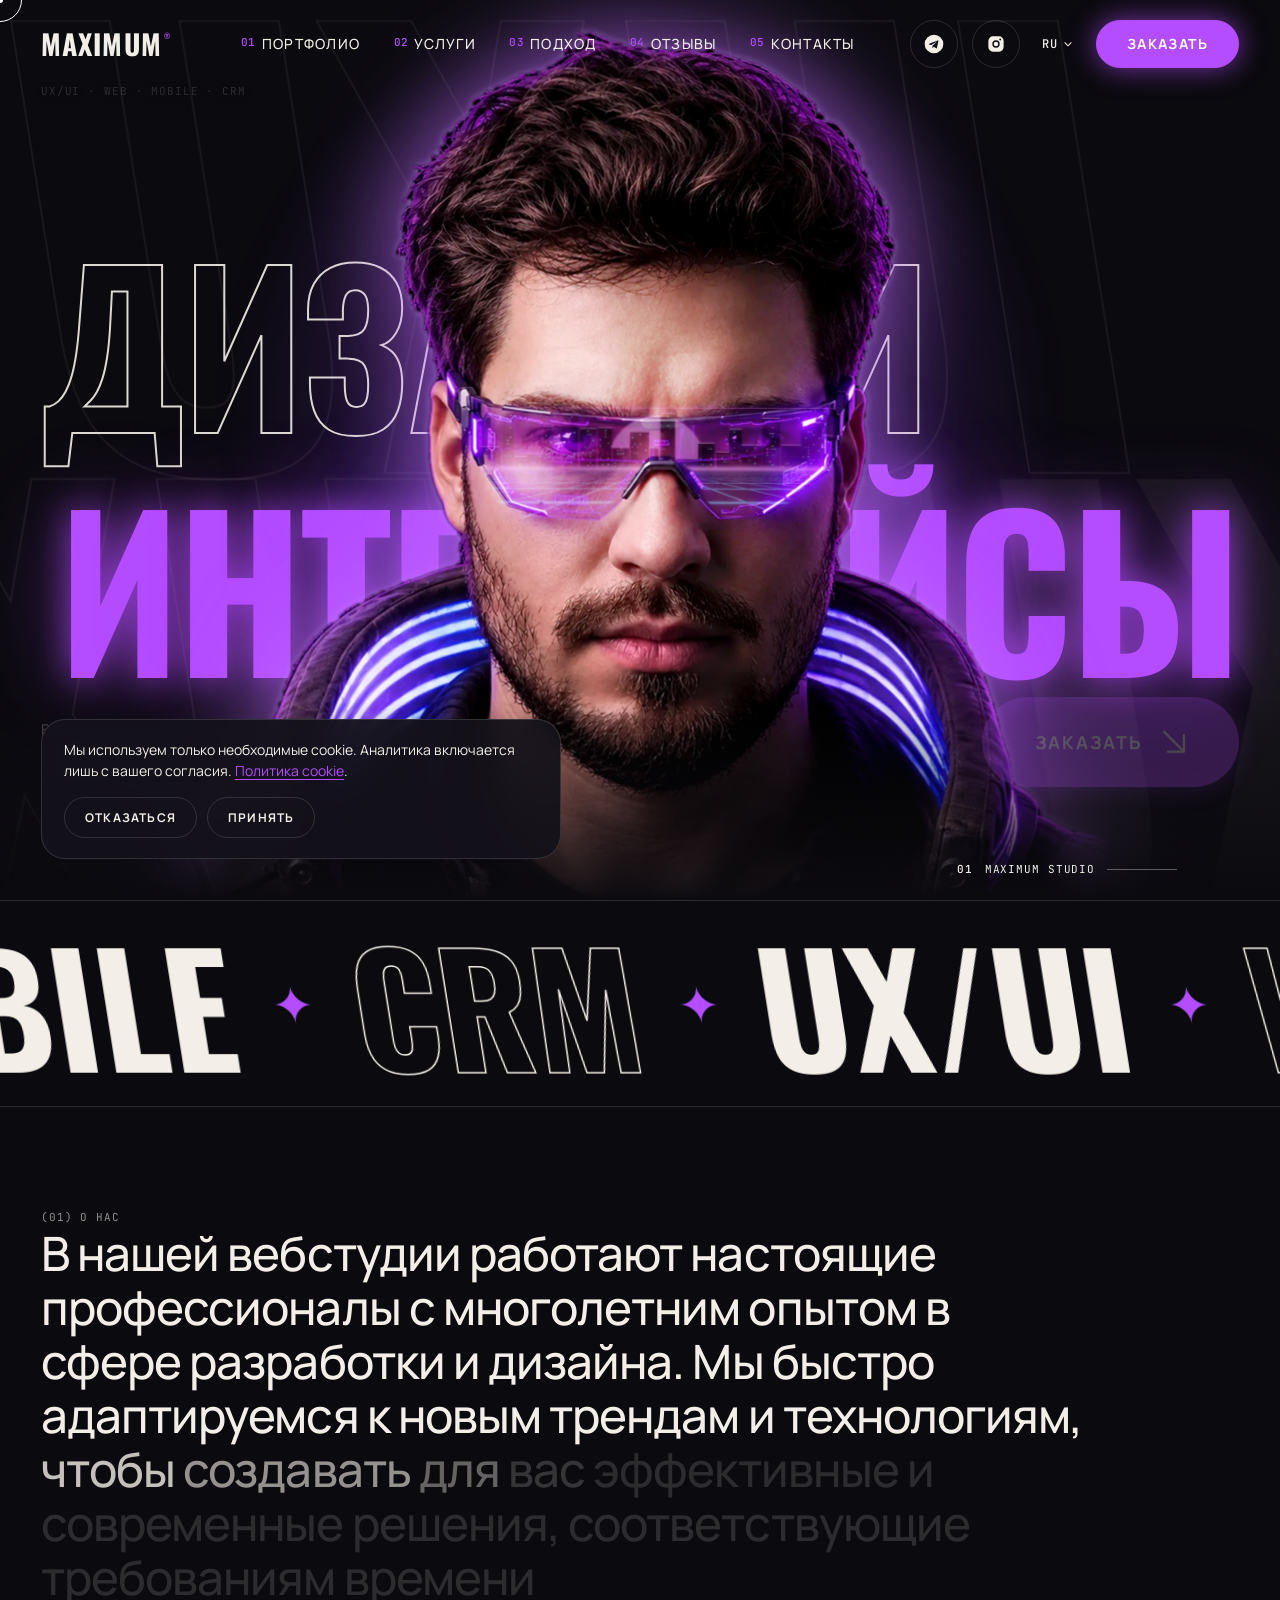
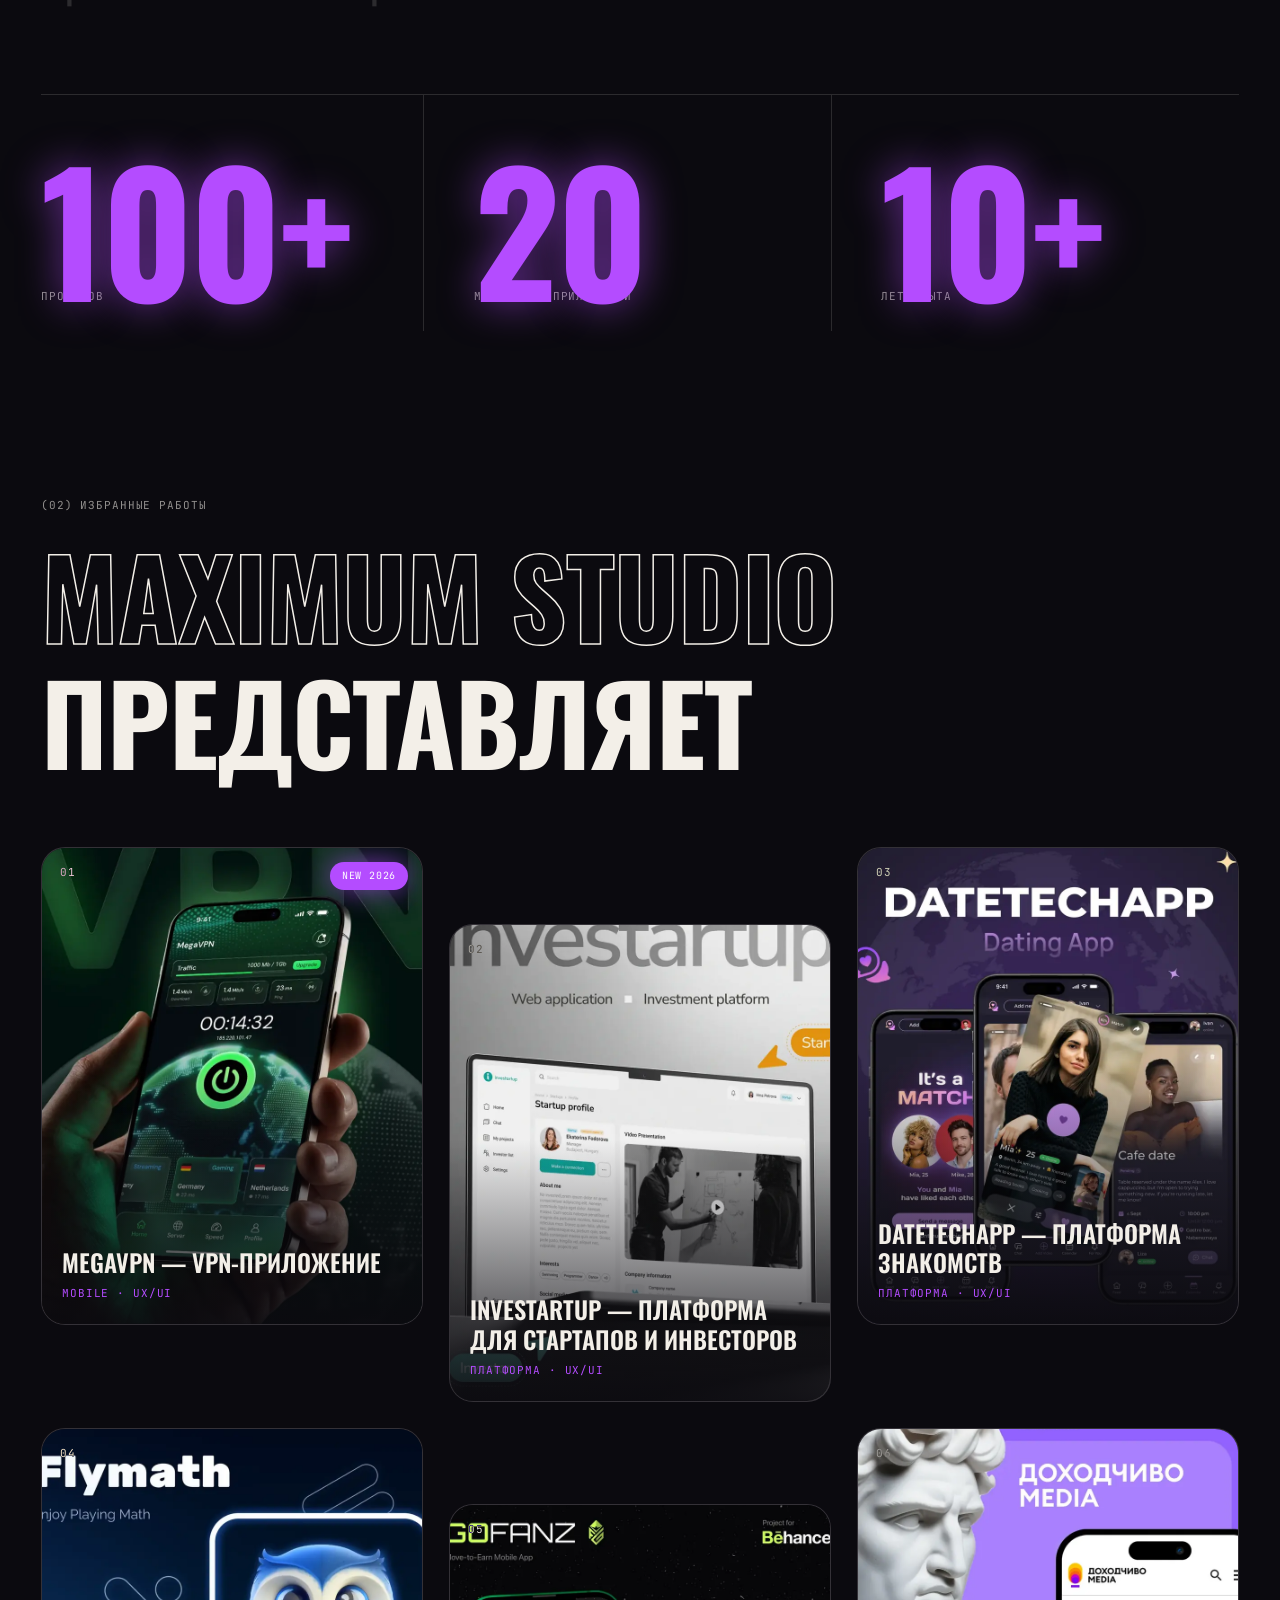
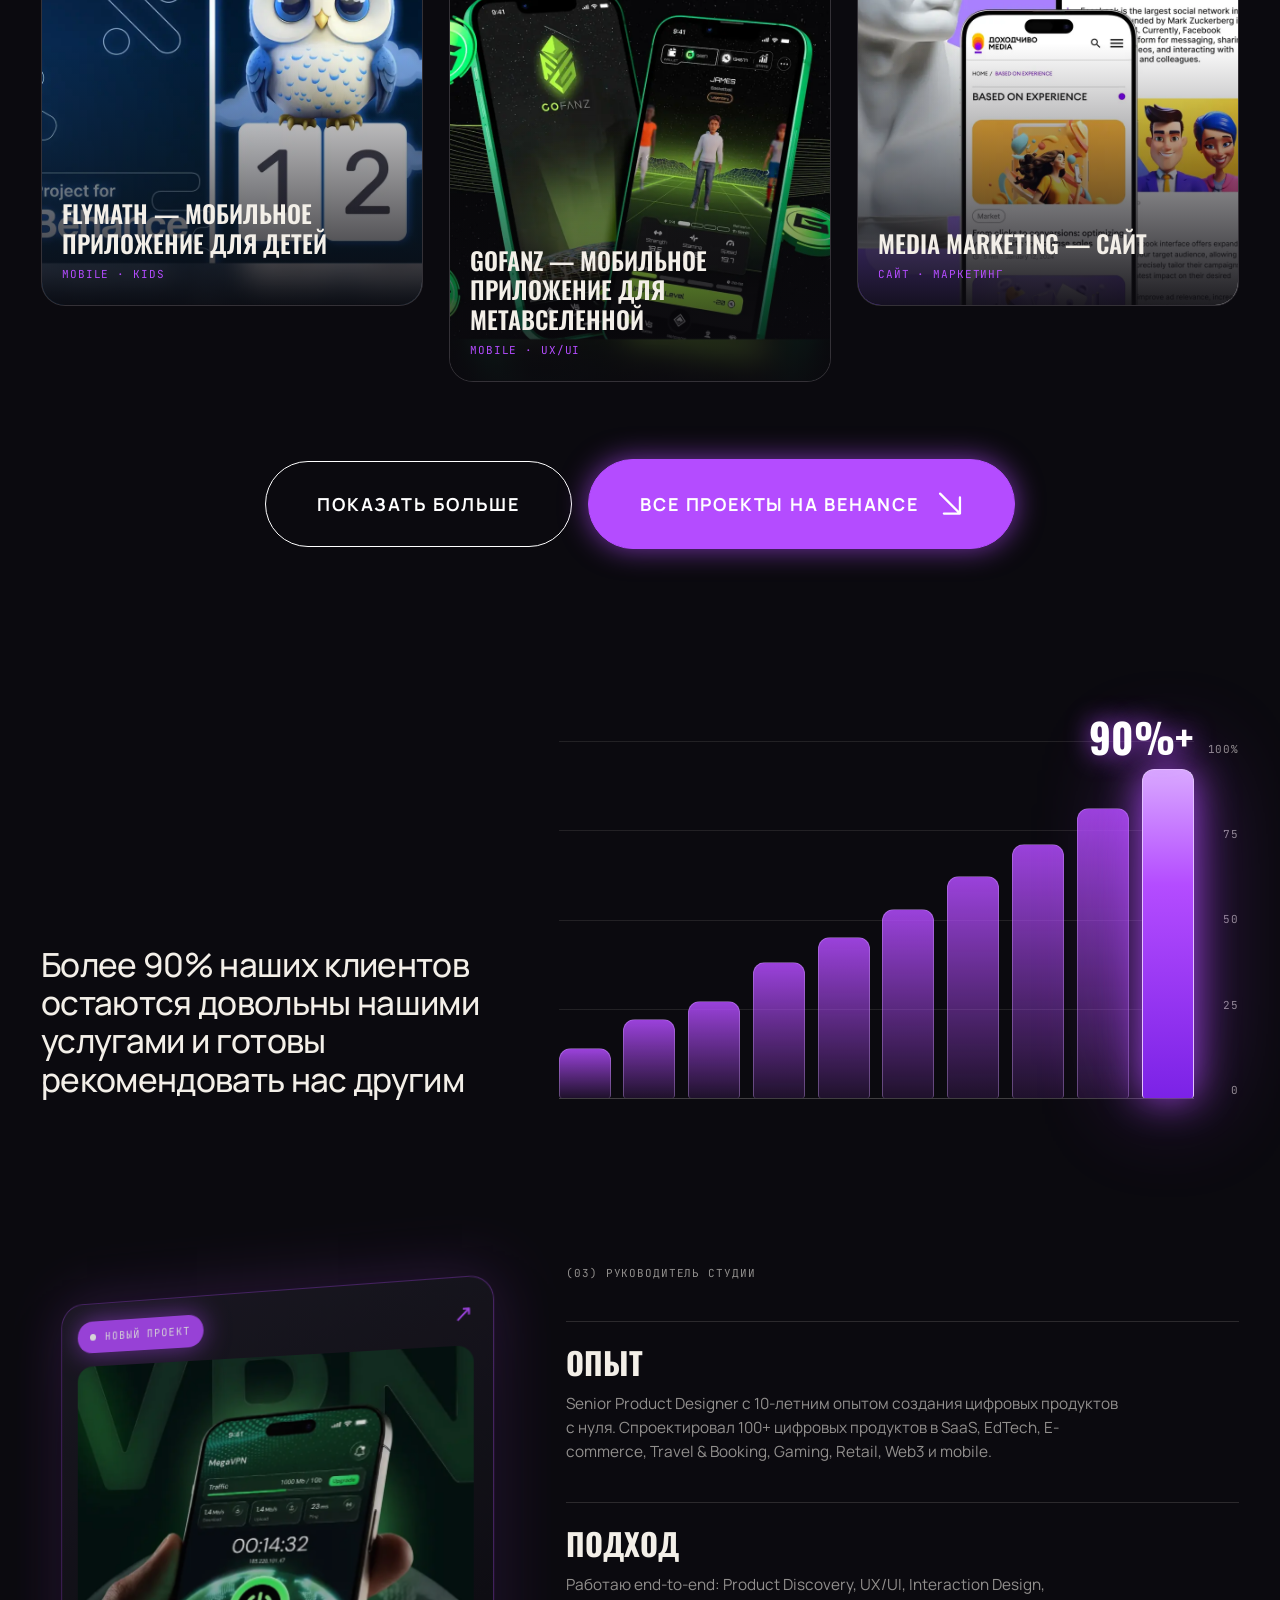
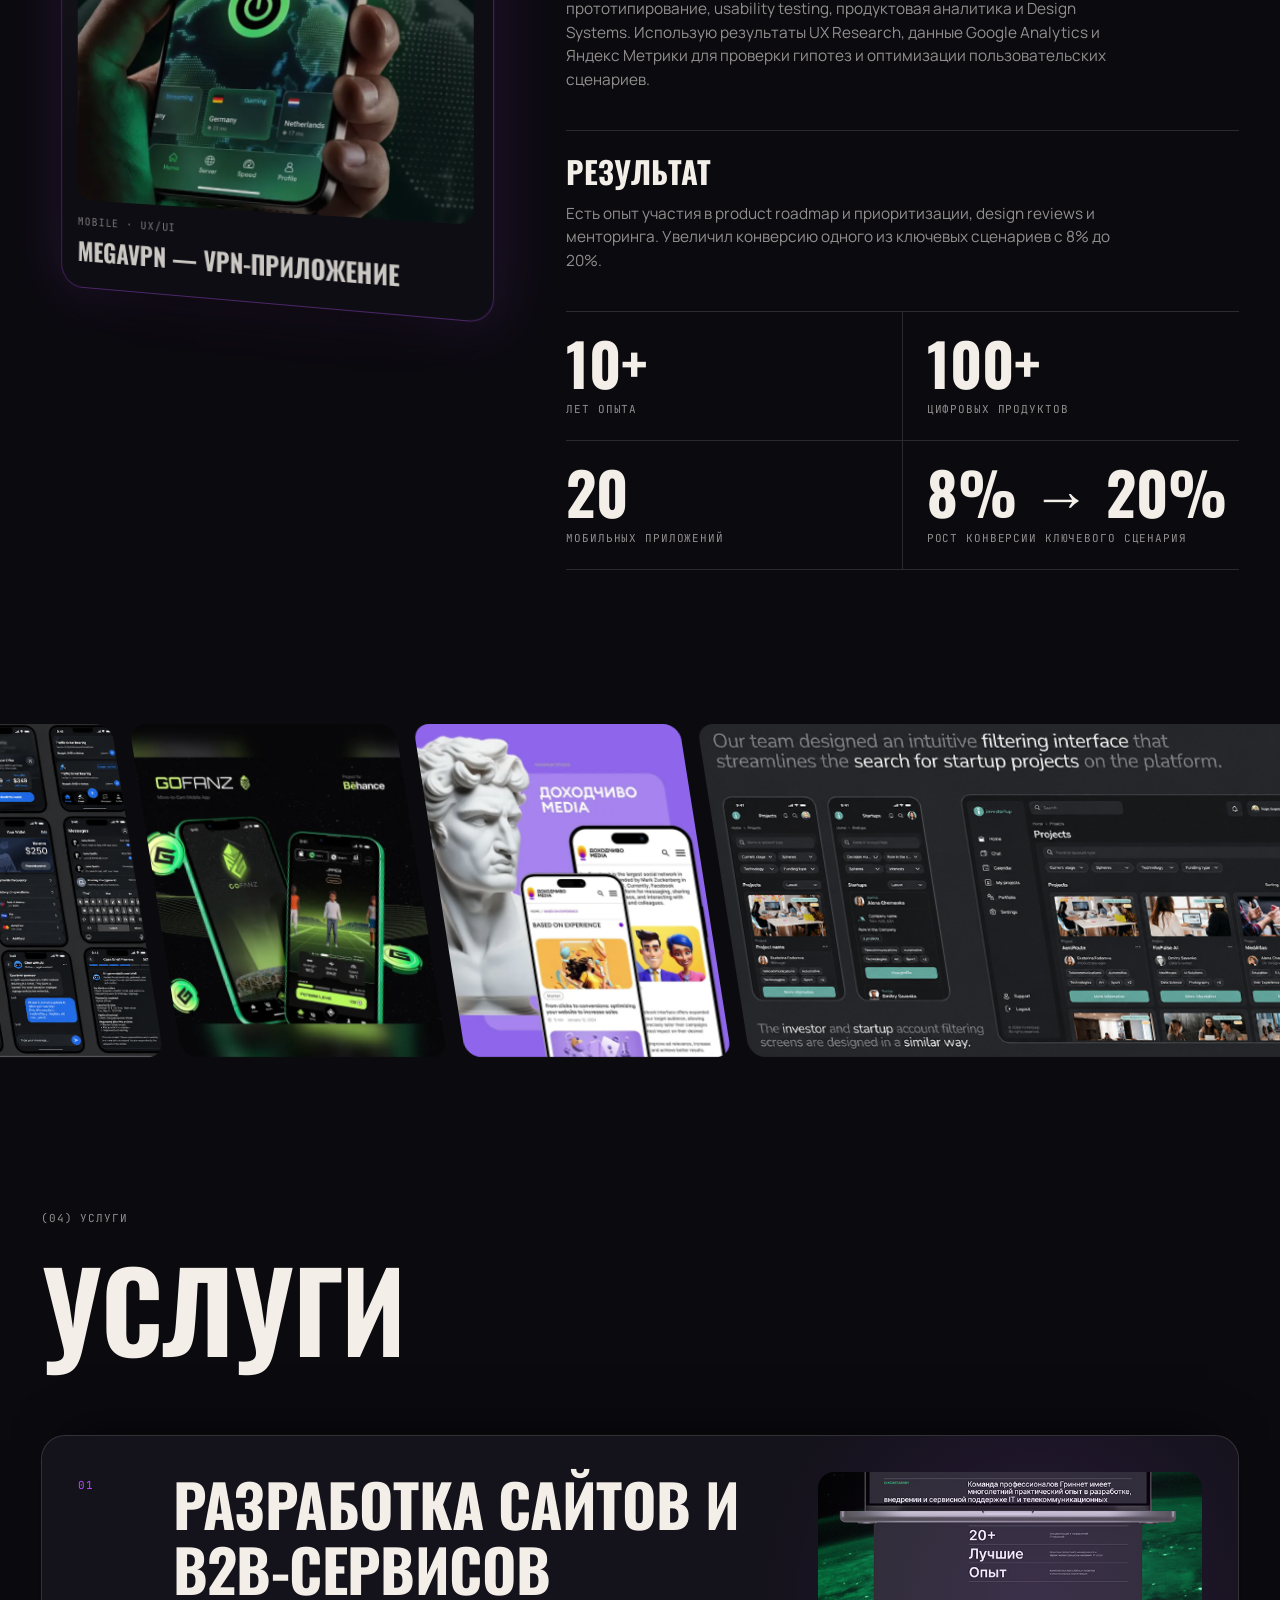
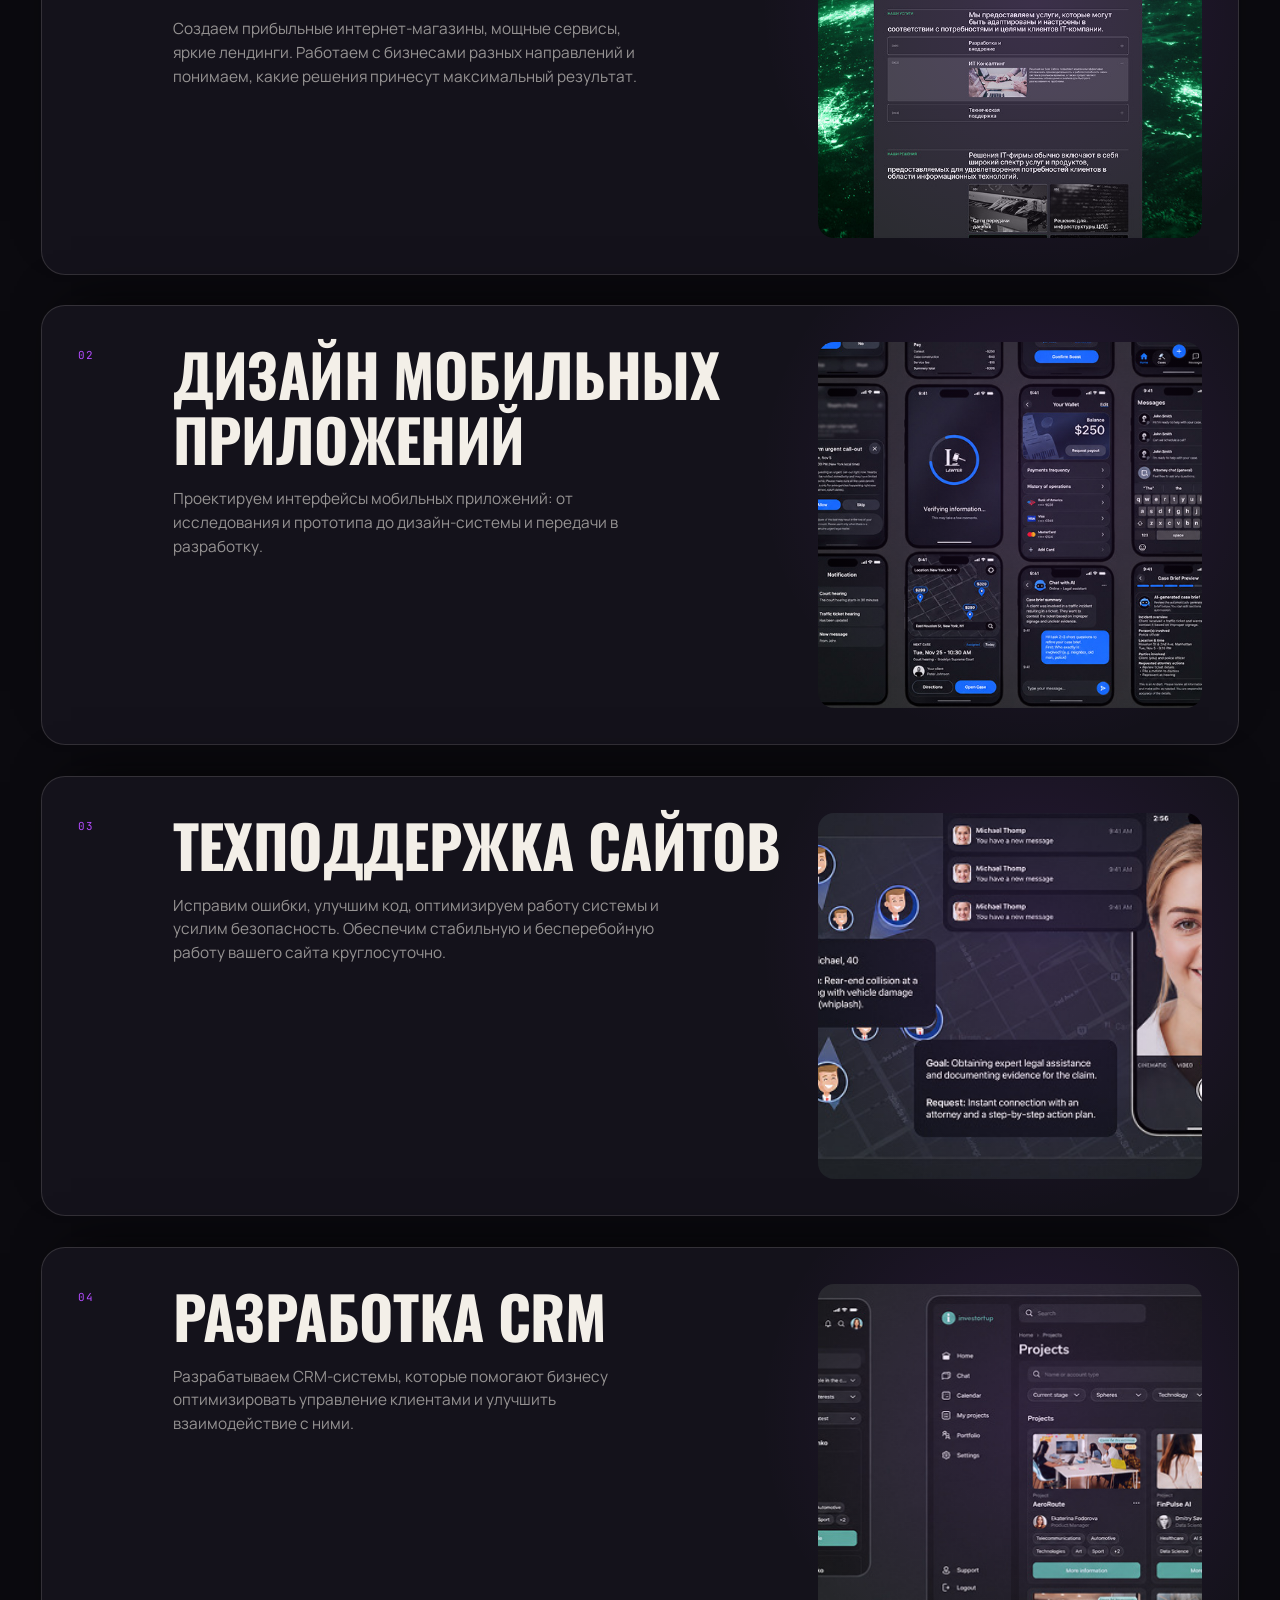
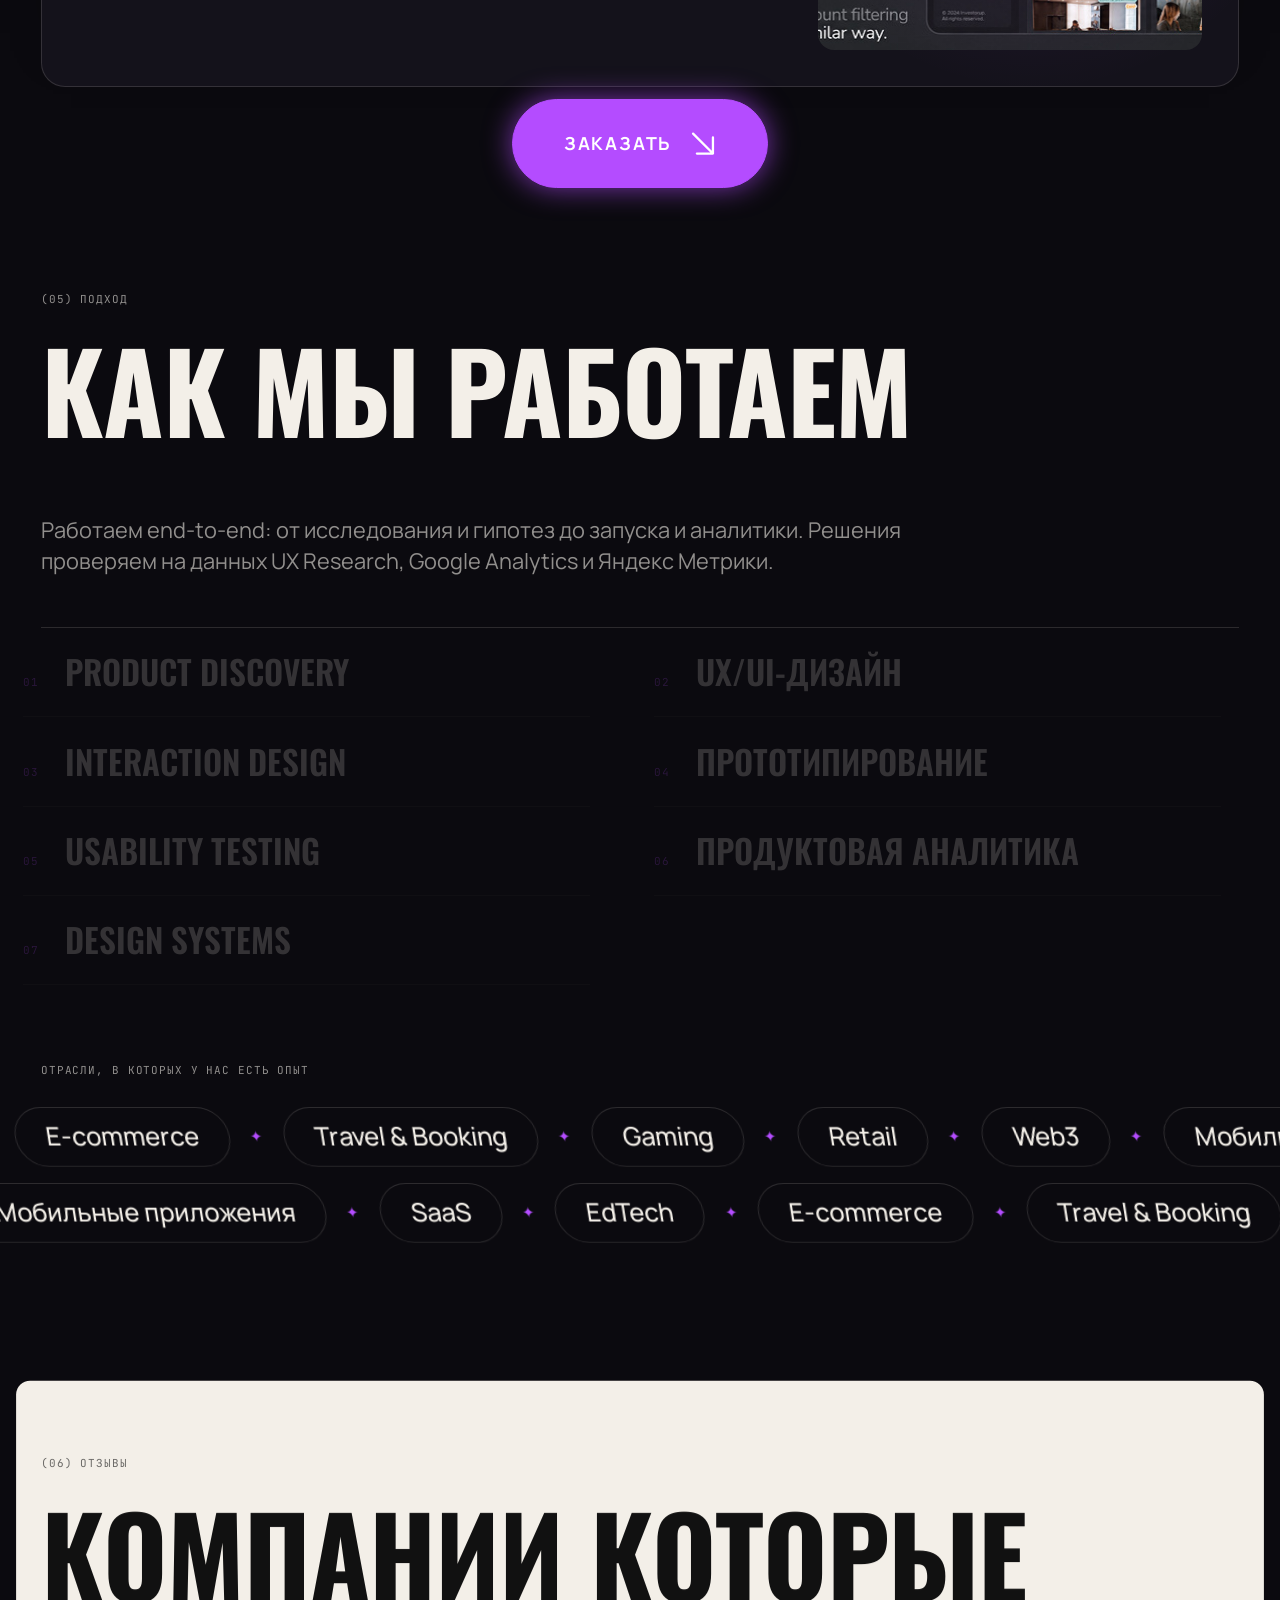
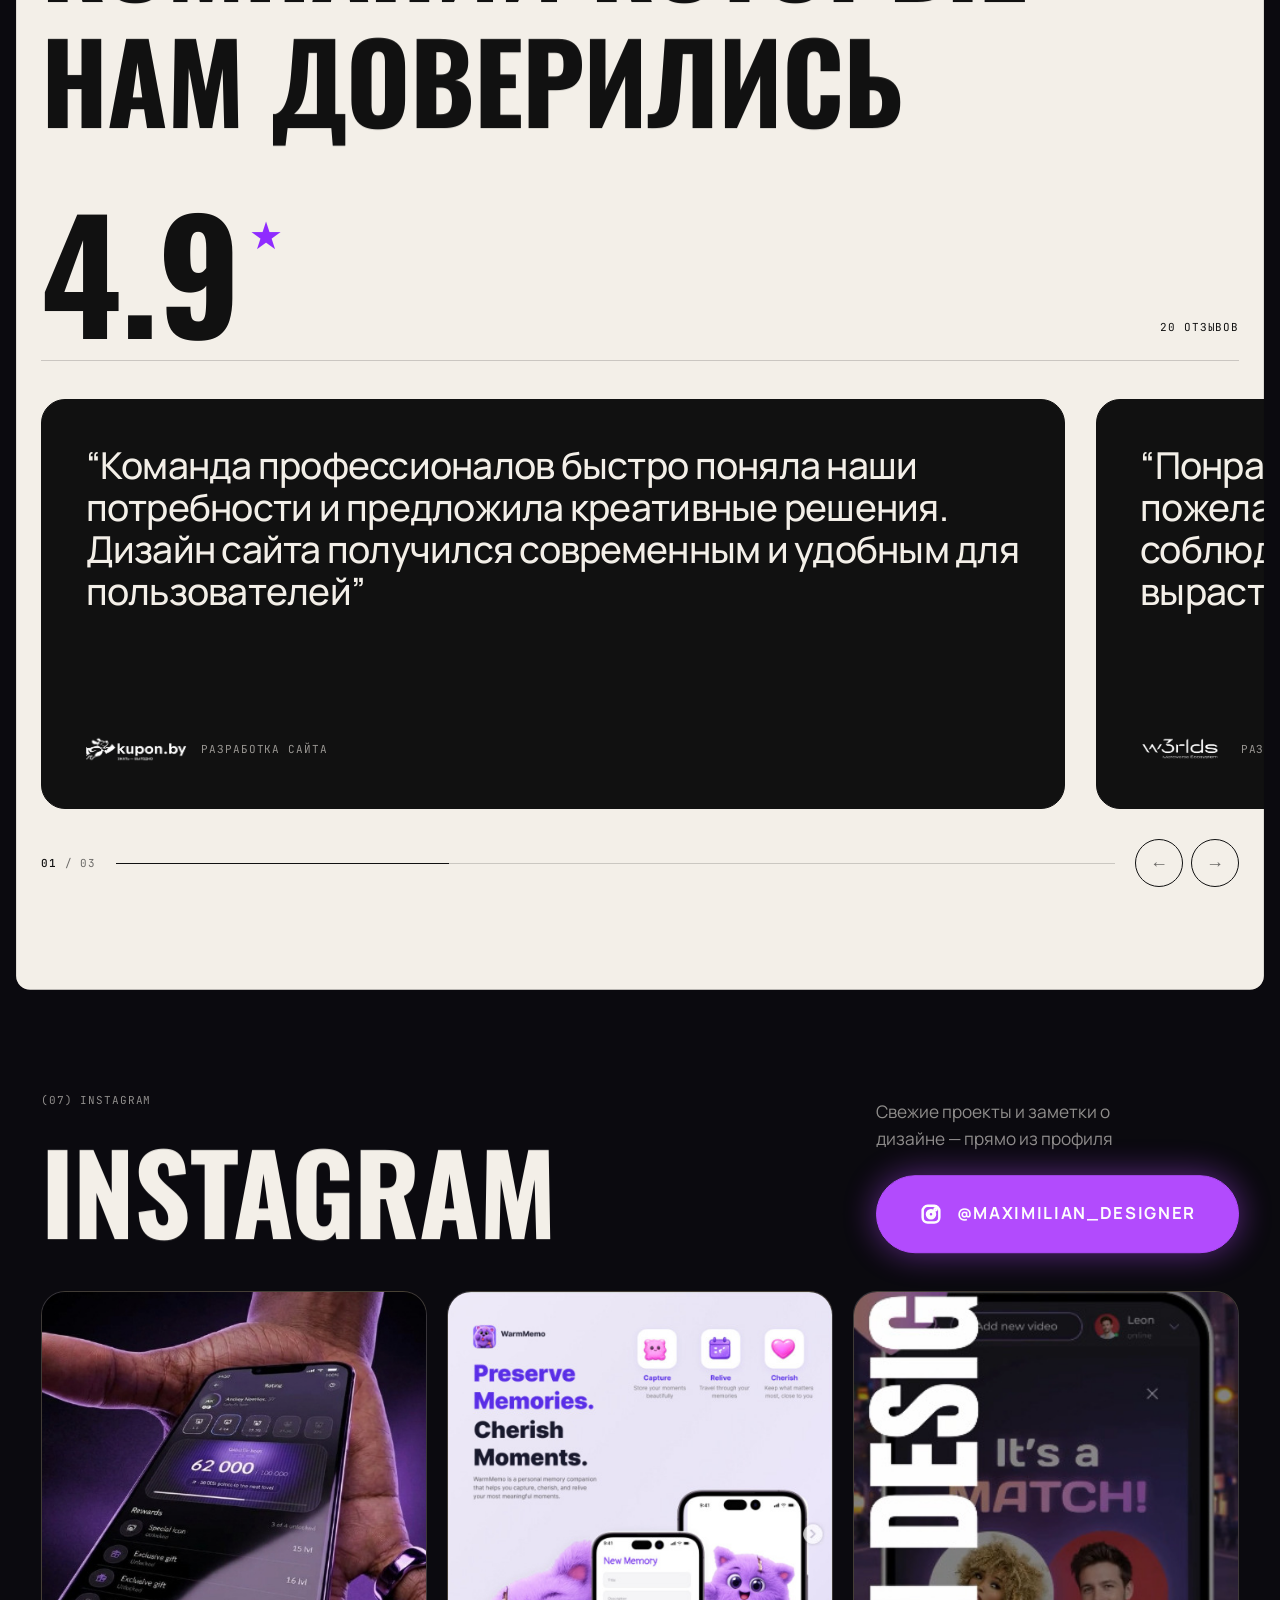
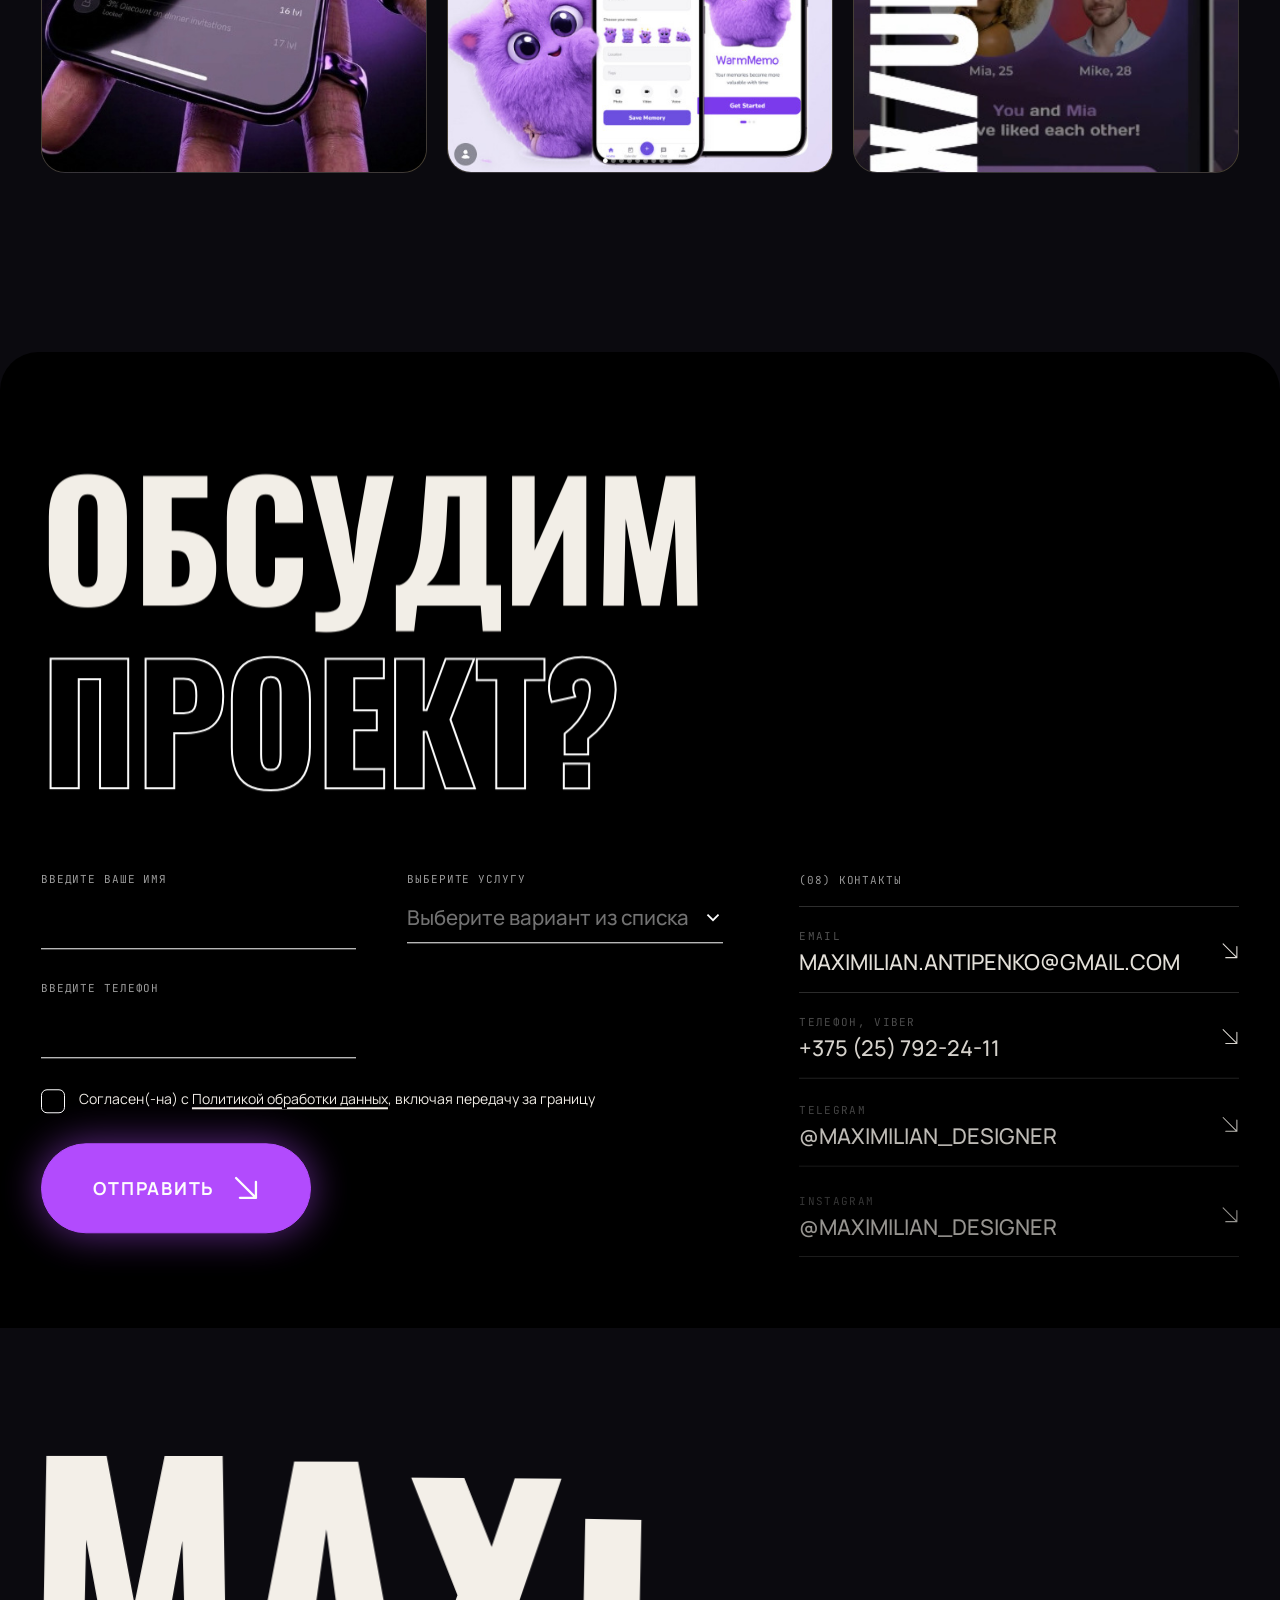
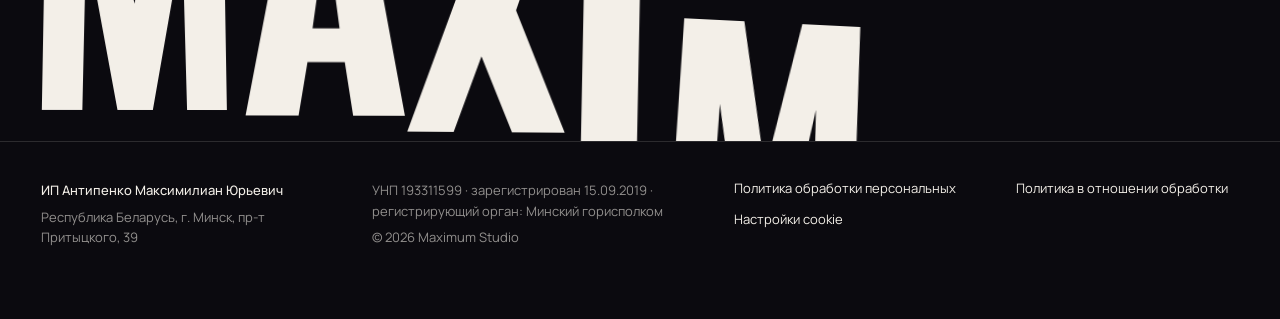
<file: index.html>
<!DOCTYPE html>
<html lang="ru">
<head>
<meta charset="utf-8">
<meta name="viewport" content="width=device-width, initial-scale=1">
<title>Maximum Studio — создание сайтов, интернет-магазинов и мобильных приложений в Минске</title>
<meta name="description" content="Веб-студия Maximum: разработка сайтов и b2b-сервисов, дизайн интерфейсов и мобильных приложений, CRM, техподдержка. 100+ проектов, 10+ лет опыта.">
<meta name="robots" content="index, follow, max-image-preview:large">
<link rel="canonical" href="https://maximillliano.github.io/maximum/">
<link rel="alternate" hreflang="ru" href="https://maximillliano.github.io/maximum/">
<link rel="alternate" hreflang="en" href="https://maximillliano.github.io/maximum/en/">
<link rel="alternate" hreflang="x-default" href="https://maximillliano.github.io/maximum/">
<meta property="og:type" content="website">
<meta property="og:site_name" content="Maximum Studio">
<meta property="og:locale" content="ru_RU">
<meta property="og:locale:alternate" content="en_US">
<meta property="og:title" content="Maximum Studio — веб-студия: сайты, интерфейсы, приложения">
<meta property="og:description" content="Разрабатываем и создаем проекты вашей мечты на максимум! Сайты, интернет-магазины, мобильные приложения, CRM.">
<meta property="og:url" content="https://maximillliano.github.io/maximum/">
<meta property="og:image" content="https://maximillliano.github.io/maximum/img/og-ru-1118.jpg">
<meta property="og:image:type" content="image/jpeg"><meta property="og:image:width" content="1200"><meta property="og:image:height" content="630">
<meta property="og:image:alt" content="Maximum Studio — веб-студия: сайты, интерфейсы, мобильные приложения">
<meta name="twitter:card" content="summary_large_image">
<meta name="twitter:title" content="Maximum Studio — веб-студия">
<meta name="twitter:description" content="Разрабатываем и создаем проекты вашей мечты на максимум! Сайты, интернет-магазины, мобильные приложения, CRM.">
<meta name="twitter:image" content="https://maximillliano.github.io/maximum/img/og-ru-1118.jpg">
<meta name="twitter:image:alt" content="Maximum Studio — веб-студия: сайты, интерфейсы, мобильные приложения">
<link rel="icon" href="favicon.ico" sizes="any"><link rel="icon" href="img/favicon-48.png" type="image/png" sizes="48x48"><link rel="icon" href="img/favicon-32.png" type="image/png" sizes="32x32">
<link rel="apple-touch-icon" href="img/apple-touch-icon.png">
<link rel="manifest" href="site.webmanifest">
<script type="application/ld+json">
{"@context":"https://schema.org","@graph":[
{"@type":"WebSite","@id":"https://maximillliano.github.io/maximum/#site","url":"https://maximillliano.github.io/maximum/","name":"Maximum Studio","inLanguage":["ru","en"]},
{"@type":"ProfessionalService","@id":"https://maximillliano.github.io/maximum/#org","name":"Maximum Studio","url":"https://maximillliano.github.io/maximum/","image":"https://maximillliano.github.io/maximum/img/og-ru-1118.jpg","description":"Веб-студия Maximum: разработка сайтов и b2b-сервисов, дизайн интерфейсов и мобильных приложений, CRM, техподдержка. 100+ проектов, 10+ лет опыта.","email":"Maximilian.Antipenko@gmail.com","telephone":"+375257922411","address":{"@type":"PostalAddress","streetAddress":"пр-т Притыцкого, 39","addressLocality":"Минск","addressCountry":"BY"},"areaServed":"BY","founder":{"@id":"https://maximillliano.github.io/maximum/#founder"},"sameAs":["https://t.me/maximilian_designer","https://www.instagram.com/maximilian_designer","https://www.behance.net/maximilllian"],"hasOfferCatalog":{"@type":"OfferCatalog","name":"Maximum Studio","itemListElement":[{"@type":"Offer","itemOffered":{"@type":"Service","name":"Разработка сайтов и b2b-сервисов"}},{"@type":"Offer","itemOffered":{"@type":"Service","name":"Дизайн мобильных приложений"}},{"@type":"Offer","itemOffered":{"@type":"Service","name":"Техподдержка сайтов"}},{"@type":"Offer","itemOffered":{"@type":"Service","name":"Разработка CRM"}}]}},
{"@type":"Person","@id":"https://maximillliano.github.io/maximum/#founder","name":"Maximilian Antipenko","jobTitle":"Senior Product Designer","worksFor":{"@id":"https://maximillliano.github.io/maximum/#org"},"email":"Maximilian.Antipenko@gmail.com","knowsAbout":["Product Discovery","UX/UI Design","Interaction Design","Prototyping","Usability Testing","Product Analytics","Design Systems"],"sameAs":["https://www.behance.net/maximilllian","https://www.linkedin.com/in/amaximilian","https://dribbble.com/maximillliano"]}]}
</script>
<meta name="theme-color" content="#0B0A0F">
<script>document.documentElement.classList.add("js");try{if(sessionStorage.getItem("v2pre")||/[?&]nopre/.test(location.search))document.documentElement.classList.add("nopre")}catch(e){}setTimeout(function(){if(!window.__v2)document.documentElement.classList.remove("js")},3000)</script>
<link rel="stylesheet" href="v2/css/fonts.css">
<link rel="stylesheet" href="v2/css/v2.css?v=2611191120">
</head>
<body id="top">
<div class="prog" id="prog"></div>

<svg width="0" height="0" style="position:absolute" aria-hidden="true">
 <symbol id="i-tg" viewBox="-2.118 -2.118 28.235 28.235"><path d="M12 0a12 12 0 1 0 0 24 12 12 0 0 0 0-24zm5.6 8.2-1.9 8.9c-.1.6-.5.8-1 .5l-2.800-2.100-1.400 1.300c-.2.200-.3.300-.6.300l.2-2.900 5.300-4.800c.2-.2 0-.3-.4-.1l-6.500 4.100-2.800-.9c-.6-.2-.6-.6.100-.9l11-4.200c.5-.2 1 .1.800.9z"/></symbol>
 <symbol id="i-ig" viewBox="-2.4 -2.4 28.8 28.8"><path fill-rule="evenodd" d="M8 2h8a6 6 0 0 1 6 6v8a6 6 0 0 1-6 6H8a6 6 0 0 1-6-6V8a6 6 0 0 1 6-6zm4 5.200a4.800 4.800 0 1 0 0 9.600 4.800 4.800 0 0 0 0-9.600zm5.500-2.300a1.200 1.200 0 1 0 0 2.400 1.200 1.200 0 0 0 0-2.400zM12 9a3 3 0 1 1 0 6 3 3 0 0 1 0-6z"/></symbol>
 <symbol id="i-vb" viewBox="0 0 24 24"><path fill-rule="evenodd" d="M12 1.500C6 1.500 2.500 3.800 2.500 10c0 3.300 1 5.500 3 6.800V22l3.700-2.800c.9.200 1.800.3 2.800.3 6 0 9.500-2.300 9.500-8.500S18 1.500 12 1.500zm4.200 15c-.7.600-1.700.4-2.400.1-2.800-1.100-4.900-3.200-6-6-.3-.7-.5-1.700.1-2.400l.8-.8c.3-.3.800-.2 1.100.1l1 1.500c.2.300.1.800-.2 1l-.6.500c.8 1.500 1.900 2.700 3.400 3.400l.5-.5c.2-.3.700-.4 1-.2l1.500 1c.3.200.4.800.1 1.100z"/></symbol>
 <symbol id="i-arr" viewBox="0 0 34 33"><path d="M4 3l26 26M30 8v21H9"/></symbol>
</svg>

<button type="button" class="totop" id="totop" aria-label="Наверх"><span>Наверх</span><svg><use href="#i-arr"/></svg></button>
<div class="cur" id="cur" aria-hidden="true"><i></i><span></span></div>
<aside class="side mono" id="side" aria-hidden="true"><b id="side-n">01</b><span id="side-t"></span><i><u id="side-b"></u></i></aside>

<header class="nav" id="nav">
  <a class="logo" href="#top" aria-label="Maximum Studio">MAXIMUM<sup>®</sup></a>
  <nav class="links" aria-label="Меню">
    <a href="#work"><span>01</span>Портфолио</a><a href="#services"><span>02</span>Услуги</a><a href="#approach"><span>03</span>Подход</a><a href="#reviews"><span>04</span>Отзывы</a><a href="#contacts"><span>05</span>Контакты</a>
  </nav>
  <div class="nav-r">
    <div class="nav-ct"><a class="nav-tel" href="tel:+375257922411">+375 (25) 792-24-11</a><a class="nav-ic" href="https://t.me/maximilian_designer" target="_blank" rel="noopener" aria-label="Telegram"><svg class="ic"><use href="#i-tg"/></svg></a><a class="nav-ic" href="https://www.instagram.com/maximilian_designer" target="_blank" rel="noopener" aria-label="Instagram"><svg class="ic"><use href="#i-ig"/></svg></a></div>
    <div class="lang"><button type="button" class="lang-cur" aria-haspopup="listbox" aria-expanded="false" aria-label="Language"><span class="lang-v">RU</span><svg viewBox="0 0 27 27" aria-hidden="true"><path d="m6 10 7.500 7.500L21 10"/></svg></button><ul><li role="none" class="on"><a role="option" href="./" hreflang="ru" lang="ru" aria-current="true">RU</a></li><li role="none"><a role="option" href="en/" hreflang="en" lang="en">EN</a></li></ul></div>
    <a class="btn nav-cta" href="#feedback"><span>Заказать</span></a>
    <button class="burger" id="burger" type="button" aria-label="Меню" aria-expanded="false" aria-controls="menu"><span></span><span></span></button>
  </div>
</header>

<div class="menu" id="menu" role="dialog" aria-modal="true" aria-label="Меню">
  <button class="menu-x" id="menu-x" type="button" aria-label="Закрыть">×</button>
  <nav><a href="#work"><i>01</i>Портфолио</a><a href="#services"><i>02</i>Услуги</a><a href="#approach"><i>03</i>Подход</a><a href="#reviews"><i>04</i>Отзывы</a><a href="#contacts"><i>05</i>Контакты</a></nav>
  <div class="menu-b"><a class="tel" href="tel:+375257922411">+375 (25) 792-24-11</a><a class="btn" href="#feedback"><span>Заказать</span></a><span class="menu-lang"><a href="./" hreflang="ru" lang="ru" class="on">RU</a><a href="en/" hreflang="en" lang="en">EN</a></span></div>
</div>

<main>
<!-- ============ HERO ============ -->
<section class="hero" id="hero" aria-label="Maximum Studio">
  <div class="hero-top mono"><span class="hide-s">UX/UI · WEB · MOBILE · CRM</span></div>
  <div class="hero-glow g1" aria-hidden="true"></div><div class="hero-glow g2" aria-hidden="true"></div>
  <div class="hero-bgtxt" aria-hidden="true"><div class="bgrow rev"><div class="mq-t"><span>UXUI</span><span class="o">UXUI</span></div></div><div class="bgrow"><div class="mq-t"><span>UXUI</span><span class="o">UXUI</span></div></div></div>
  <div class="hero-fig" aria-hidden="true"><div class="hero-ph" id="hero-ph"><div class="hero-bob"><img class="me" src="v2/img/me.webp" width="1808" height="2227" alt="" fetchpriority="high"><img class="me lit" src="v2/img/me.webp" width="1808" height="2227" alt=""><div class="glasses" aria-hidden="true"><video class="gl-video" id="gl-video" src="v2/video/visor.mp4" poster="v2/video/visor.jpg" muted loop playsinline autoplay preload="auto"></video></div></div></div></div>
  <h1 class="hero-h">
    <span class="ln"><span class="ln-i out">Дизайн и</span></span>
    <span class="ln r"><span class="ln-i fill">интерфейсы</span></span>
  </h1>
  <div class="hero-bot">
    <p class="hero-p"><span>Веб-студия Maximum предлагает профессиональные</span> <span>услуги по созданию сайтов, интернет-магазинов</span> <span>и мобильных приложений.</span></p>
    <div class="hero-cta"><a class="btn btn-lg" data-mag href="#feedback"><span>ЗАКАЗАТЬ</span><svg><use href="#i-arr"/></svg></a></div>
  </div>
</section>

<div class="mq mq-big" aria-hidden="true"><div class="mq-t"><span>UX/UI</span><i>✦</i><span class="o">WEB</span><i>✦</i><span>MOBILE</span><i>✦</i><span class="o">CRM</span><i>✦</i><span>UX/UI</span><i>✦</i><span class="o">WEB</span><i>✦</i><span>MOBILE</span><i>✦</i><span class="o">CRM</span><i>✦</i></div></div>

<!-- ============ ABOUT ============ -->
<section class="about" id="about">
  <p class="eyebrow mono rv">(01) О нас</p>
  <p class="about-p" id="about-p">В нашей вебстудии работают настоящие профессионалы с многолетним опытом в сфере разработки и дизайна. Мы быстро адаптируемся к новым трендам и технологиям, чтобы создавать для вас эффективные и современные решения, соответствующие требованиям времени</p>
  <div class="stats">
    <div class="st rv"><b data-count="100">100+</b><span class="mono">проектов</span></div>
    <div class="st rv" style="--d:.12s"><b data-count="20" data-nop="1">20</b><span class="mono">Мобильных приложений</span></div>
    <div class="st rv" style="--d:.24s"><b data-count="10">10+</b><span class="mono">лет опыта</span></div>
  </div>
</section>

<!-- ============ WORK ============ -->
<section class="work" id="work">
  <div class="sec-h"><p class="eyebrow mono rv">(02) Избранные работы</p><h2 class="big-h rv"><span class="out">Maximum Studio</span><br>Представляет</h2></div>
  <div class="hs" id="hs"><div class="hs-track" id="hs-track">
    <a class="pcard" data-cursor="view" href="https://www.behance.net/gallery/257034643/MegaVPN-VPN-App" target="_blank" rel="noopener"><div class="pcard-im"><img src="img/pr-megavpn.webp" width="1000" height="1250" alt="MegaVPN — VPN-приложение" loading="lazy"></div><span class="pcard-n mono">01</span><span class="pcard-new mono">NEW 2026</span><div class="pcard-b"><h3>MegaVPN — VPN-приложение</h3><p class="mono">Mobile · UX/UI</p></div><i class="sheen" aria-hidden="true"></i></a>
    <a class="pcard" data-cursor="view" style="--d:.1s" href="https://www.behance.net/gallery/247973737/Investartup-Startup-Investor-Platform-UXUI" target="_blank" rel="noopener"><div class="pcard-im"><img src="img/pr-investartup.webp" width="1000" height="1250" alt="Investartup — платформа для стартапов и инвесторов" loading="lazy"></div><span class="pcard-n mono">02</span><div class="pcard-b"><h3>Investartup — платформа для стартапов и инвесторов</h3><p class="mono">Платформа · UX/UI</p></div><i class="sheen" aria-hidden="true"></i></a>
    <a class="pcard" data-cursor="view" style="--d:.2s" href="https://www.behance.net/gallery/245962671/DateTechapp-Dating-Platform-UXUI-Design" target="_blank" rel="noopener"><div class="pcard-im"><img src="img/pr-datetech.webp" width="1000" height="1250" alt="DateTechapp — платформа знакомств" loading="lazy"></div><span class="pcard-n mono">03</span><div class="pcard-b"><h3>DateTechapp — платформа знакомств</h3><p class="mono">Платформа · UX/UI</p></div><i class="sheen" aria-hidden="true"></i></a>
    <a class="pcard" data-cursor="view" href="https://www.behance.net/gallery/163321897/Flymath-Mobile-App-Kids-App" target="_blank" rel="noopener"><div class="pcard-im"><img src="img/pr-flymath.webp" width="1000" height="1250" alt="Flymath — мобильное приложение для детей" loading="lazy"></div><span class="pcard-n mono">04</span><div class="pcard-b"><h3>Flymath — мобильное приложение для детей</h3><p class="mono">Mobile · Kids</p></div><i class="sheen" aria-hidden="true"></i></a>
    <a class="pcard" data-cursor="view" style="--d:.1s" href="https://www.behance.net/gallery/159916769/GoFanz-Metaverse-Mobile-App" target="_blank" rel="noopener"><div class="pcard-im"><img src="img/pr-gofanz.webp" width="1000" height="1250" alt="GoFanz — мобильное приложение для метавселенной" loading="lazy"></div><span class="pcard-n mono">05</span><div class="pcard-b"><h3>GoFanz — мобильное приложение для метавселенной</h3><p class="mono">Mobile · UX/UI</p></div><i class="sheen" aria-hidden="true"></i></a>
    <a class="pcard" data-cursor="view" style="--d:.2s" href="https://www.behance.net/gallery/217824429/Website-Media-Marketing" target="_blank" rel="noopener"><div class="pcard-im"><img src="img/pr-media.webp" width="1000" height="1250" alt="Media Marketing — сайт" loading="lazy"></div><span class="pcard-n mono">06</span><div class="pcard-b"><h3>Media Marketing — сайт</h3><p class="mono">Сайт · Маркетинг</p></div><i class="sheen" aria-hidden="true"></i></a>
    <a class="pcard" data-cursor="view" href="https://www.behance.net/gallery/245962553/Mobile-lawyer-app-Lawber" target="_blank" rel="noopener"><div class="pcard-im"><img src="img/p1.jpg" width="560" height="800" alt="Lawber — мобильное приложение для юристов" loading="lazy"></div><span class="pcard-n mono">07</span><div class="pcard-b"><h3>Lawber — мобильное приложение для юристов</h3><p class="mono">Mobile · UX/UI</p></div><i class="sheen" aria-hidden="true"></i></a>
    <a class="pcard" data-cursor="view" style="--d:.1s" href="https://www.behance.net/gallery/246479267/Website-courses-IT-Academy" target="_blank" rel="noopener"><div class="pcard-im"><img src="img/pr-itacademy.webp" width="1000" height="1250" alt="IT-Academy — сайт" loading="lazy"></div><span class="pcard-n mono">08</span><div class="pcard-b"><h3>IT-Academy — сайт</h3><p class="mono">Сайт · UX/UI</p></div><i class="sheen" aria-hidden="true"></i></a>
    <a class="pcard" data-cursor="view" style="--d:.2s" href="https://www.behance.net/gallery/221992211/Website-ERA-IT-Platform-UIUX-design" target="_blank" rel="noopener"><div class="pcard-im"><img src="img/pr-era.webp" width="1000" height="1250" alt="Платформа Эра — IT-платформа" loading="lazy"></div><span class="pcard-n mono">09</span><div class="pcard-b"><h3>Платформа Эра — IT-платформа</h3><p class="mono">Платформа · UX/UI</p></div><i class="sheen" aria-hidden="true"></i></a>
    <a class="pcard" data-cursor="view" href="https://www.behance.net/gallery/218069183/Landing-page-Greenet" target="_blank" rel="noopener"><div class="pcard-im"><img src="img/pr-grinnet.webp" width="1000" height="1250" alt="Гриннет — корпоративный сайт" loading="lazy"></div><span class="pcard-n mono">10</span><div class="pcard-b"><h3>Гриннет — корпоративный сайт</h3><p class="mono">Сайт · UX/UI</p></div><i class="sheen" aria-hidden="true"></i></a>
    <a class="pcard" data-cursor="view" style="--d:.1s" href="https://www.behance.net/gallery/199602581/Landing-page-for-online-course-Provocal" target="_blank" rel="noopener"><div class="pcard-im"><img src="img/pr-provocal.webp" width="1000" height="1250" alt="Pro Vocal — сайт" loading="lazy"></div><span class="pcard-n mono">11</span><div class="pcard-b"><h3>Pro Vocal — сайт</h3><p class="mono">Сайт · Дизайн</p></div><i class="sheen" aria-hidden="true"></i></a>
    <a class="pcard" data-cursor="view" style="--d:.2s" href="https://www.behance.net/gallery/202547335/Recruitment-Website" target="_blank" rel="noopener"><div class="pcard-im"><img src="img/pr-recruiting.webp" width="1000" height="1250" alt="Ключевые компетенции — сайт кадрового агентства" loading="lazy"></div><span class="pcard-n mono">12</span><div class="pcard-b"><h3>Ключевые компетенции — сайт кадрового агентства</h3><p class="mono">Сайт · Рекрутинг</p></div><i class="sheen" aria-hidden="true"></i></a>
  <div class="hs-end"><p class="big-h"><span class="out">Больше работ</span></p><button type="button" class="btn btn-lg hs-more" id="hs-more"><span>Показать больше</span></button><a class="btn btn-lg" data-mag href="https://www.behance.net/maximilllian" target="_blank" rel="noopener"><span>Все проекты на Behance</span><svg><use href="#i-arr"/></svg></a></div></div>
  <div class="hs-ui mono" aria-hidden="true"><span><b id="hs-n">01</b> / 12</span><i><u id="hs-b"></u></i><span class="hint">Листайте →</span></div></div>
  </section>

<!-- ============ METRIC ============ -->
<section class="about about-2" id="metrics">
  <div class="proof"><p class="sat rv">Более 90% наших клиентов остаются довольны нашими услугами и готовы рекомендовать нас другим</p>
    <div class="bars" id="bars" role="img" aria-label="Рост: более 90% довольных клиентов">
      <div class="bars-row"><b style="--h:14%;--i:0"></b><b style="--h:22%;--i:1"></b><b style="--h:27%;--i:2"></b><b style="--h:38%;--i:3"></b><b style="--h:45%;--i:4"></b><b style="--h:53%;--i:5"></b><b style="--h:62%;--i:6"></b><b style="--h:71%;--i:7"></b><b style="--h:81%;--i:8"></b><b style="--h:92%;--i:9" class="top"><em>90%+</em></b></div>
      <div class="bars-ax mono" aria-hidden="true"><span>100%</span><span>75</span><span>50</span><span>25</span><span>0</span></div>
    </div></div>
</section>

<!-- ============ FOUNDER (collectible card) ============ -->
<section class="founder" id="founder" aria-label="Руководитель студии">
  <a class="fo-card" id="fo-card" href="https://www.behance.net/gallery/257034643/MegaVPN-VPN-App" target="_blank" rel="noopener" data-cursor="view" aria-label="Новый проект: MegaVPN — VPN-приложение">
    <div class="fo-card-top mono"><span class="newtag"><i></i>Новый проект</span><span class="arr">↗</span></div>
    <div class="fo-photo"><img src="img/pr-megavpn.webp" width="1000" height="1250" alt="MegaVPN — VPN-приложение" loading="lazy"></div>
    <div class="fo-card-b"><p class="eyebrow mono">Mobile · UX/UI</p><h2 id="founder-h">MegaVPN — VPN-приложение</h2></div>
    <i class="sheen" aria-hidden="true"></i>
  </a>
  <div class="fo-txt">
    <p class="eyebrow mono rv">(03) Руководитель студии</p>
    <article class="rv"><h3>Опыт</h3><p>Senior Product Designer с 10-летним опытом создания цифровых продуктов с нуля. Спроектировал 100+ цифровых продуктов в SaaS, EdTech, E-commerce, Travel &amp; Booking, Gaming, Retail, Web3 и mobile.</p></article>
    <article class="rv"><h3>Подход</h3><p>Работаю end-to-end: Product Discovery, UX/UI, Interaction Design, прототипирование, usability testing, продуктовая аналитика и Design Systems. Использую результаты UX Research, данные Google Analytics и Яндекс Метрики для проверки гипотез и оптимизации пользовательских сценариев.</p></article>
    <article class="rv"><h3>Результат</h3><p>Есть опыт участия в product roadmap и приоритизации, design reviews и менторинга. Увеличил конверсию одного из ключевых сценариев с 8% до 20%.</p></article>
    <ul class="kpis">
      <li class="rv"><b>10+</b><span class="mono">лет опыта</span></li>
      <li class="rv" style="--d:.08s"><b>100+</b><span class="mono">цифровых продуктов</span></li>
      <li class="rv" style="--d:.16s"><b>20</b><span class="mono">мобильных приложений</span></li>
      <li class="rv" style="--d:.24s"><b>8% → 20%</b><span class="mono">рост конверсии ключевого сценария</span></li>
    </ul>
  </div>
</section>

<!-- лента фото -->
<div class="rib" aria-hidden="true"><div class="rib-t">
  <img src="img/rib-megavpn.webp" alt="" loading="lazy"><img src="img/rib-investartup.webp" alt="" loading="lazy"><img src="img/web-1.jpg" alt="" loading="lazy"><img src="img/rib-datetech.webp" alt="" loading="lazy"><img src="img/rib-flymath.webp" alt="" loading="lazy"><img src="img/p1.jpg" alt="" loading="lazy"><img src="img/mobile.jpg" alt="" loading="lazy"><img src="img/rib-gofanz.webp" alt="" loading="lazy"><img src="img/rib-media.webp" alt="" loading="lazy"><img src="img/crm-1.jpg" alt="" loading="lazy"><img src="img/rib-itacademy.webp" alt="" loading="lazy"><img src="img/rib-era.webp" alt="" loading="lazy"><img src="img/web-2.jpg" alt="" loading="lazy"><img src="img/rib-grinnet.webp" alt="" loading="lazy"><img src="img/rib-provocal.webp" alt="" loading="lazy"><img src="img/support.jpg" alt="" loading="lazy"><img src="img/rib-recruiting.webp" alt="" loading="lazy"><img src="img/rib-a4.webp" alt="" loading="lazy"><img src="img/crm-2.jpg" alt="" loading="lazy">
  <img src="img/rib-megavpn.webp" alt="" loading="lazy"><img src="img/rib-investartup.webp" alt="" loading="lazy"><img src="img/web-1.jpg" alt="" loading="lazy"><img src="img/rib-datetech.webp" alt="" loading="lazy"><img src="img/rib-flymath.webp" alt="" loading="lazy"><img src="img/p1.jpg" alt="" loading="lazy"><img src="img/mobile.jpg" alt="" loading="lazy"><img src="img/rib-gofanz.webp" alt="" loading="lazy"><img src="img/rib-media.webp" alt="" loading="lazy"><img src="img/crm-1.jpg" alt="" loading="lazy"><img src="img/rib-itacademy.webp" alt="" loading="lazy"><img src="img/rib-era.webp" alt="" loading="lazy"><img src="img/web-2.jpg" alt="" loading="lazy"><img src="img/rib-grinnet.webp" alt="" loading="lazy"><img src="img/rib-provocal.webp" alt="" loading="lazy"><img src="img/support.jpg" alt="" loading="lazy"><img src="img/rib-recruiting.webp" alt="" loading="lazy"><img src="img/rib-a4.webp" alt="" loading="lazy"><img src="img/crm-2.jpg" alt="" loading="lazy">
</div></div>

<!-- ============ SERVICES ============ -->
<section class="services" id="services">
  <div class="sec-h"><p class="eyebrow mono rv">(04) Услуги</p><h2 class="big-h rv">Услуги</h2></div>
  <ul class="svl" id="svl">
    <li class="sv" data-img="img/web-1.jpg"><div class="sv-n mono">01</div><div class="sv-m"><h3>Разработка сайтов и b2b-сервисов</h3><p>Создаем прибыльные интернет-магазины, мощные сервисы, яркие лендинги. Работаем с бизнесами разных направлений и понимаем, какие решения принесут максимальный результат.</p></div><div class="sv-im"><img src="img/web-1.jpg" alt="Разработка сайтов и b2b-сервисов" loading="lazy"></div><svg class="sv-a" aria-hidden="true"><use href="#i-arr"/></svg></li>
    <li class="sv" data-img="img/mobile.jpg"><div class="sv-n mono">02</div><div class="sv-m"><h3>Дизайн мобильных приложений</h3><p>Проектируем интерфейсы мобильных приложений: от исследования и прототипа до дизайн-системы и передачи в разработку.</p></div><div class="sv-im"><img src="img/mobile.jpg" alt="Дизайн мобильных приложений" loading="lazy"></div><svg class="sv-a" aria-hidden="true"><use href="#i-arr"/></svg></li>
    <li class="sv" data-img="img/support.jpg"><div class="sv-n mono">03</div><div class="sv-m"><h3>Техподдержка сайтов</h3><p>Исправим ошибки, улучшим код, оптимизируем работу системы и усилим безопасность. Обеспечим стабильную и бесперебойную работу вашего сайта круглосуточно.</p></div><div class="sv-im"><img src="img/support.jpg" alt="Техподдержка сайтов" loading="lazy"></div><svg class="sv-a" aria-hidden="true"><use href="#i-arr"/></svg></li>
    <li class="sv" data-img="img/crm-1.jpg"><div class="sv-n mono">04</div><div class="sv-m"><h3>Разработка CRM</h3><p>Разрабатываем CRM-системы, которые помогают бизнесу оптимизировать управление клиентами и улучшить взаимодействие с ними.</p></div><div class="sv-im"><img src="img/crm-1.jpg" alt="Разработка CRM" loading="lazy"></div><svg class="sv-a" aria-hidden="true"><use href="#i-arr"/></svg></li>
  </ul>
</section>


<div class="cta-wide-wrap"><a class="btn btn-lg" data-mag href="#feedback"><span>ЗАКАЗАТЬ</span><svg aria-hidden="true"><use href="#i-arr"/></svg></a></div>

<!-- ============ APPROACH ============ -->
<section class="approach" id="approach" aria-labelledby="approach-h">
  <div class="sec-h"><p class="eyebrow mono rv">(05) Подход</p><h2 id="approach-h" class="big-h rv">Как мы работаем</h2></div>
  <p class="ap-lead rv">Работаем end-to-end: от исследования и гипотез до запуска и аналитики. Решения проверяем на данных UX Research, Google Analytics и Яндекс Метрики.</p>
  <ol class="steps">
    <li><i class="mono">01</i><span>Product Discovery</span></li><li><i class="mono">02</i><span>UX/UI-дизайн</span></li><li><i class="mono">03</i><span>Interaction Design</span></li><li><i class="mono">04</i><span>Прототипирование</span></li><li><i class="mono">05</i><span>Usability testing</span></li><li><i class="mono">06</i><span>Продуктовая аналитика</span></li><li><i class="mono">07</i><span>Design Systems</span></li>
  </ol>
  <h3 class="ind-h mono rv">Отрасли, в которых у нас есть опыт</h3>
  <div class="mq mq-chip" role="list" aria-label="Отрасли, в которых у нас есть опыт"><div class="mq-t"><span role="listitem">SaaS</span><i>✦</i><span role="listitem">EdTech</span><i>✦</i><span role="listitem">E-commerce</span><i>✦</i><span role="listitem">Travel &amp; Booking</span><i>✦</i><span role="listitem">Gaming</span><i>✦</i><span role="listitem">Retail</span><i>✦</i><span role="listitem">Web3</span><i>✦</i><span role="listitem">Мобильные приложения</span><i>✦</i></div></div>
  <div class="mq mq-chip rev" aria-hidden="true"><div class="mq-t"><span role="listitem">SaaS</span><i>✦</i><span role="listitem">EdTech</span><i>✦</i><span role="listitem">E-commerce</span><i>✦</i><span role="listitem">Travel &amp; Booking</span><i>✦</i><span role="listitem">Gaming</span><i>✦</i><span role="listitem">Retail</span><i>✦</i><span role="listitem">Web3</span><i>✦</i><span role="listitem">Мобильные приложения</span><i>✦</i></div></div>
</section>

<!-- ============ REVIEWS ============ -->
<section class="reviews panel" id="reviews" data-panel>
  <div class="sec-h"><p class="eyebrow mono rv">(06) Отзывы</p><h2 class="big-h rv">Компании которые<br>нам доверились</h2></div>
  <div class="rv-top rv"><div class="rate"><b>4.9</b><i>★</i></div><div><span class="mono">20 ОТЗЫВОВ</span></div></div>
  <div class="slider" id="slider" data-cursor="drag"><div class="sl-track" id="sl-track">
    <blockquote class="slide"><q>Команда профессионалов быстро поняла наши потребности и предложила креативные решения. Дизайн сайта получился современным и удобным для пользователей</q><footer class="mono"><img src="img/t1.png" alt="KUPON.BY" loading="lazy"><span>РАЗРАБОТКА САЙТА</span></footer></blockquote>
    <blockquote class="slide"><q>Понравилось, что они учитывали все наши пожелания. Процесс работы был прозрачным, а сроки соблюдены. Уверен, что с их помощью наш бизнес вырастет!</q><footer class="mono"><img src="img/t2.png" alt="ARHEAD.IO" loading="lazy"><span>РАЗРАБОТКА САЙТА</span></footer></blockquote>
    <blockquote class="slide"><q>Их команда помогла нам разработать не только визуальную часть, но и продумать функционал сайта. Я был приятно удивлён их подходом к работе.</q><footer class="mono"><img src="img/t3.png" alt="IT-ACADEMY" loading="lazy"><span>РАЗРАБОТКА САЙТА</span></footer></blockquote>
  </div></div>
  <div class="sl-ui mono"><span><b id="sl-n">01</b> / 03</span><i><u id="sl-b"></u></i><span class="sl-arrows"><button type="button" id="sl-p" aria-label="←">←</button><button type="button" id="sl-x" aria-label="→">→</button></span></div>
</section>

<!-- ============ INSTAGRAM ============ -->
<section class="insta" id="instagram" aria-labelledby="ig-h">
  <div class="ig-top">
  <div class="sec-h"><p class="eyebrow mono rv">(07) Instagram</p><h2 id="ig-h" class="big-h rv">Instagram</h2></div>
  <div class="ig-side rv"><p>Свежие проекты и заметки о дизайне — прямо из профиля</p><a class="btn ig-btn" data-mag href="https://www.instagram.com/maximilian_designer/" target="_blank" rel="noopener"><svg class="ic" aria-hidden="true"><use href="#i-ig"/></svg><span>@maximilian_designer</span></a></div>
  </div>
  <div class="ig-grid" id="ig-grid" data-feed="data/instagram.json" data-max="3"><a class="ig-card ig-empty" href="https://www.instagram.com/maximilian_designer/" target="_blank" rel="noopener"><span class="ig-ph"><svg class="ic" aria-hidden="true"><use href="#i-ig"/></svg></span><span class="ig-o"><span>Открыть в Instagram</span></span></a><a class="ig-card ig-empty" href="https://www.instagram.com/maximilian_designer/" target="_blank" rel="noopener"><span class="ig-ph"><svg class="ic" aria-hidden="true"><use href="#i-ig"/></svg></span><span class="ig-o"><span>Открыть в Instagram</span></span></a><a class="ig-card ig-empty" href="https://www.instagram.com/maximilian_designer/" target="_blank" rel="noopener"><span class="ig-ph"><svg class="ic" aria-hidden="true"><use href="#i-ig"/></svg></span><span class="ig-o"><span>Открыть в Instagram</span></span></a></div>
</section>

<!-- ============ FORM ============ -->
<section class="fb" id="feedback">
  <h2 class="fb-h rv"><span>обсудим</span> <span class="out">проект?</span></h2>
  <div class="fb-row">
  <form id="form" class="rv" novalidate data-endpoint="https://formspree.io/f/xqpeaaoy">
    <label class="fld"><span class="lb mono">Введите ваше имя</span><input type="text" name="name" autocomplete="name" maxlength="80"><span class="msg">Введите имя</span></label>
    <div class="fld"><span class="lb mono" id="fs-l">Выберите услугу</span>
      <div class="sel" id="sel"><button type="button" class="sel-btn" aria-haspopup="listbox" aria-expanded="false" aria-labelledby="fs-l"><span id="sel-v" class="ph">Выберите вариант из списка</span><svg viewBox="0 0 27 27" aria-hidden="true"><path d="m6 10 7.500 7.500L21 10"/></svg></button>
      <ul role="listbox"><li role="option">Разработка сайтов и b2b-сервисов</li><li role="option">Дизайн мобильных приложений</li><li role="option">Техподдержка сайтов</li><li role="option">Разработка CRM</li></ul><input type="hidden" name="service"></div><span class="msg">Выберите услугу</span></div>
    <label class="fld"><span class="lb mono">Введите телефон</span><input type="tel" name="phone" autocomplete="tel" inputmode="tel" maxlength="30"><span class="msg">Введите корректный телефон</span></label>
    <input class="hp" type="text" name="website" tabindex="-1" autocomplete="off" aria-hidden="true">
    <div class="fld"><label class="ck"><input type="checkbox" name="agree"><span>Согласен(-на) с <a href="privacy-policy/" target="_blank" rel="noopener">Политикой обработки данных</a>, включая передачу за границу</span></label><span class="msg">Необходимо согласие</span></div>
    <button class="btn btn-lg btn-send" type="submit"><span>Отправить</span><svg><use href="#i-arr"/></svg></button>
    <p class="form-err" id="ferr" role="alert">Не удалось отправить заявку. Попробуйте ещё раз или позвоните нам.</p>
  </form>
  <aside class="contacts" id="contacts" aria-label="Контакты">
  <div class="sec-h"><p class="eyebrow mono rv">(08) Контакты</p><h2 class="big-h rv">Контакты</h2></div>
  <div class="ct">
    <a class="rv" href="mailto:Maximilian.Antipenko@gmail.com"><span class="mono">Email</span><b>Maximilian.Antipenko@gmail.com</b><svg aria-hidden="true"><use href="#i-arr"/></svg></a>
    <a class="rv" style="--d:.08s" href="tel:+375257922411"><span class="mono">Телефон, Viber</span><b>+375 (25) 792-24-11</b><svg aria-hidden="true"><use href="#i-arr"/></svg></a>
    <a class="rv" style="--d:.16s" href="https://t.me/maximilian_designer" target="_blank" rel="noopener"><span class="mono">Telegram</span><b>@maximilian_designer</b><svg aria-hidden="true"><use href="#i-arr"/></svg></a>
    <a class="rv" style="--d:.24s" href="https://www.instagram.com/maximilian_designer" target="_blank" rel="noopener"><span class="mono">Instagram</span><b>@maximilian_designer</b><svg aria-hidden="true"><use href="#i-arr"/></svg></a>
  </div>
  </aside>
  </div>
</section>

</main>

<footer>
  <div class="wm" aria-hidden="true">MAXIMUM</div>
  <div class="fl">
    <div class="fl-c"><b>ИП Антипенко Максимилиан Юрьевич</b><span>Республика Беларусь, г. Минск, пр-т Притыцкого, 39</span></div>
    <div class="fl-c"><span>УНП 193311599 · зарегистрирован 15.09.2019 · регистрирующий орган: Минский горисполком</span><span>© <span id="year">2026</span> Maximum Studio</span></div>
    <div class="fl-r"><a href="privacy-policy/">Политика обработки персональных данных</a><a href="privacy-policy/#cookies">Политика в отношении обработки cookie</a><button type="button" class="fl-btn" id="ck-open">Настройки cookie</button></div>
  </div>
</footer>

<div class="modal" id="modal" role="dialog" aria-modal="true" aria-labelledby="m-t" aria-hidden="true">
  <div class="mbox"><div class="ok-i"><svg viewBox="0 0 24 24"><path d="m5 12.500 4.500 4.500L19 7"/></svg></div>
    <div><h3 id="m-t">ваша заявка успешно отправлена!</h3><p>В ближайшее время мы с вами свяжемся для обсуждения вашего проекта</p></div>
    <button class="mx-btn" id="m-x" type="button" aria-label="Закрыть">×</button></div>
</div>

<div class="cookie" id="cookie" role="region" aria-label="Cookies"><p><span>Мы используем только необходимые cookie. Аналитика включается лишь с вашего согласия.</span> <a href="privacy-policy/#cookies">Политика cookie</a>.</p><div class="row"><button class="btn ghost" id="ck-no" type="button"><span>Отказаться</span></button><button class="btn" id="ck-yes" type="button"><span>Принять</span></button></div></div>

<script src="v2/js/gsap.min.js"></script><script src="v2/js/ScrollTrigger.min.js"></script><script src="v2/js/lenis.min.js"></script>
<script src="v2/js/v2.js?v=2611112019"></script>
</body>
</html>
</file>
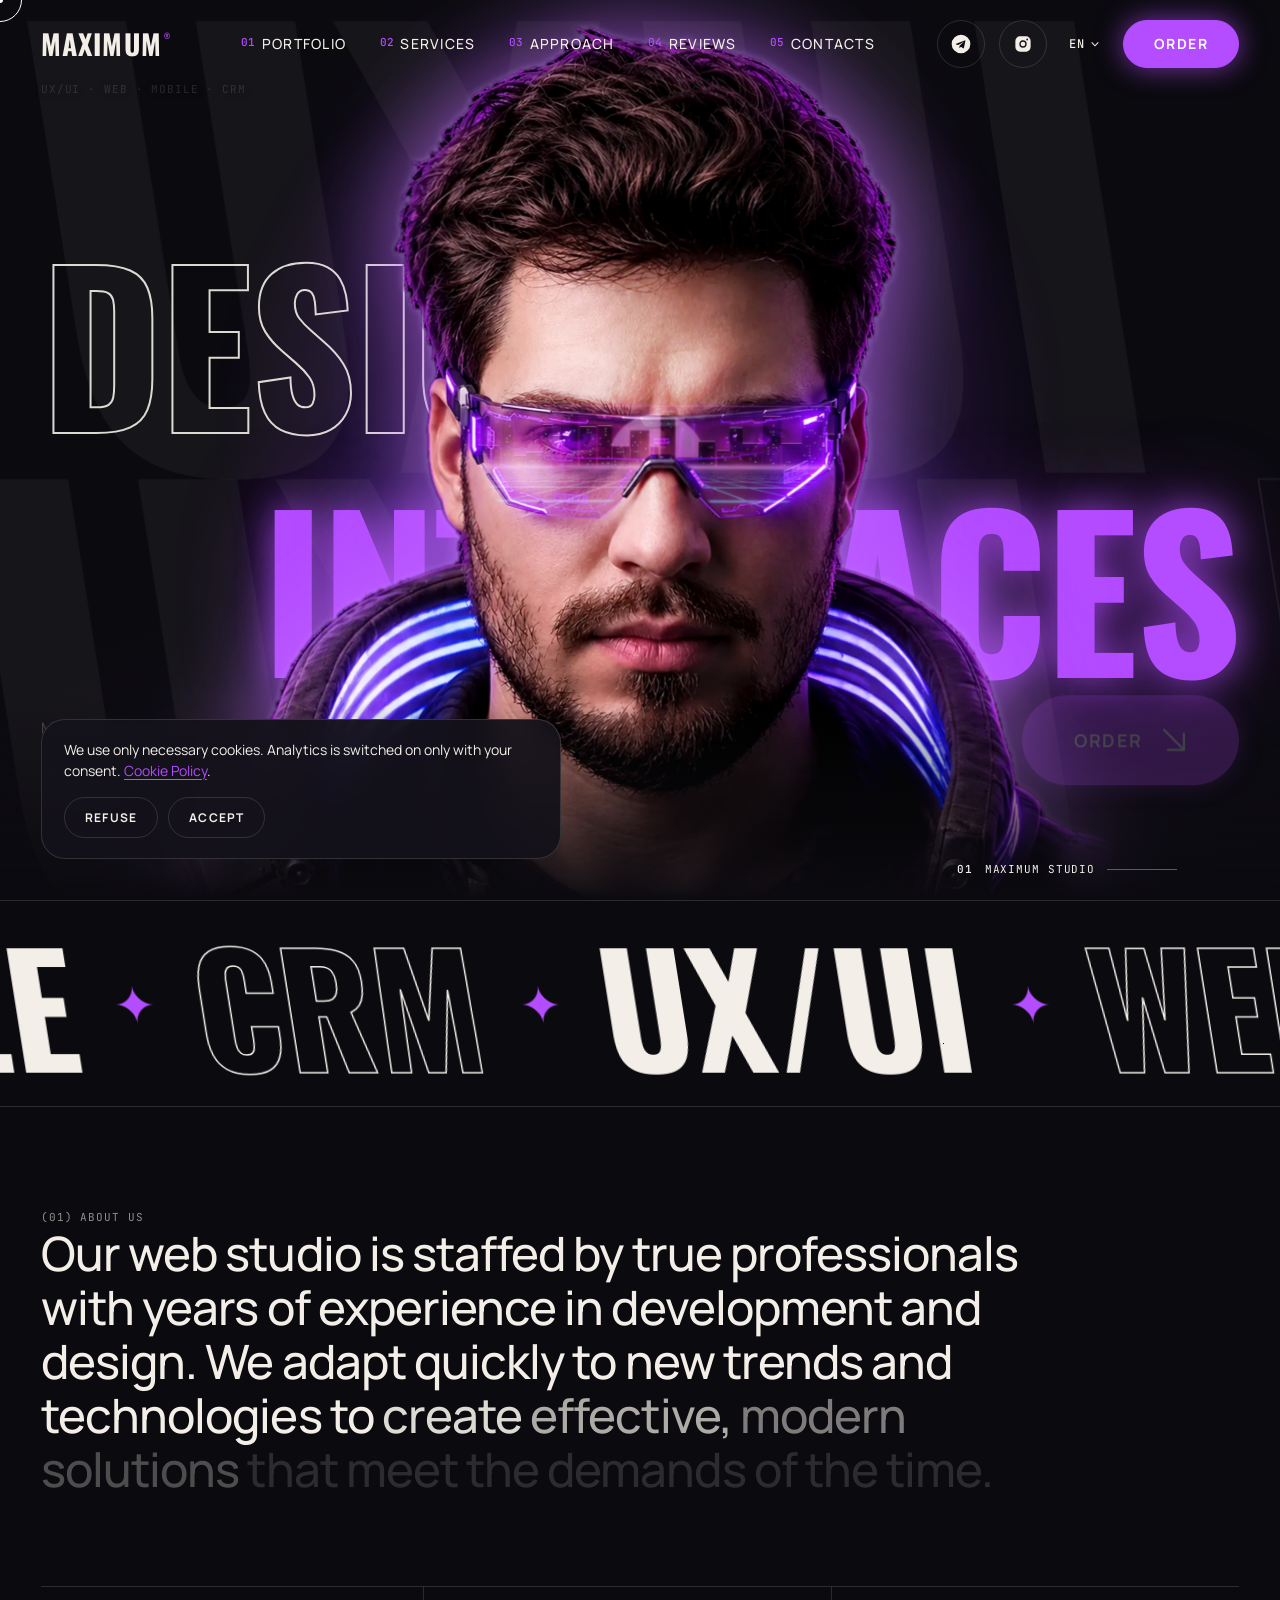
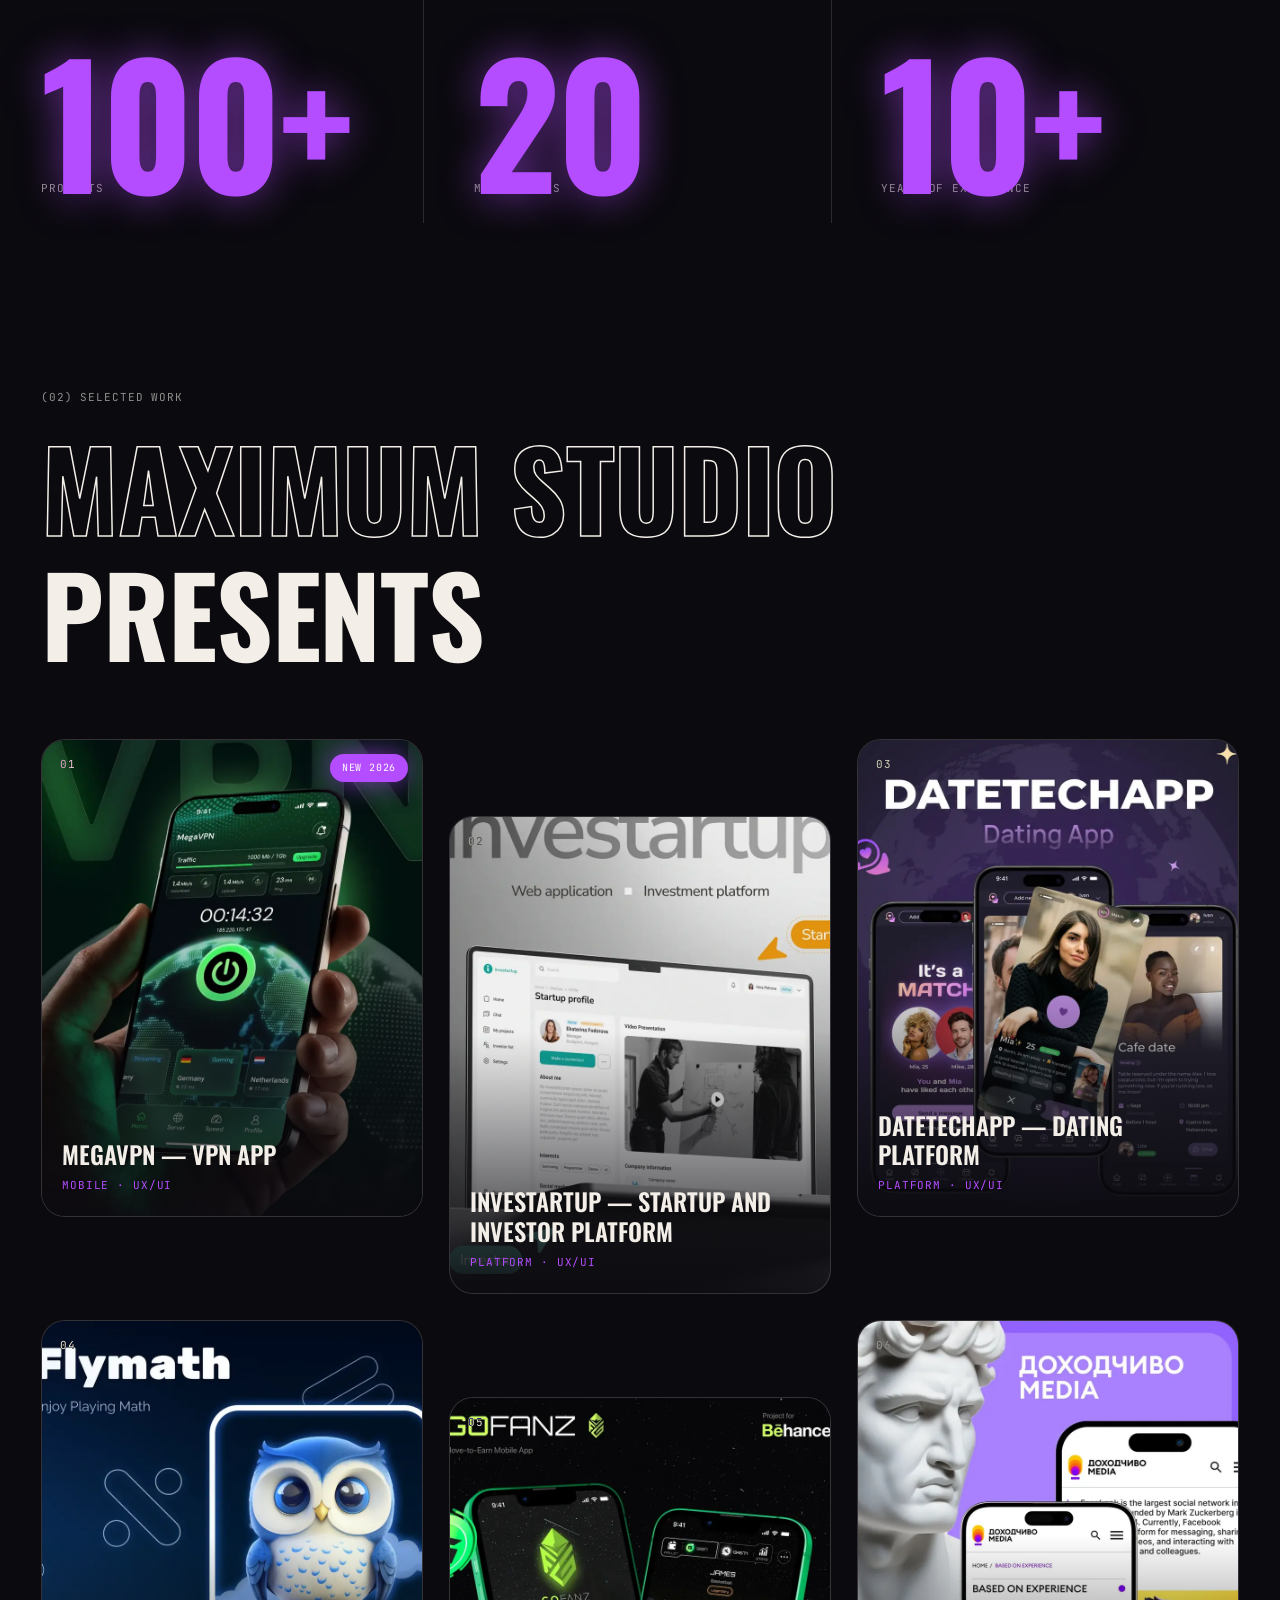
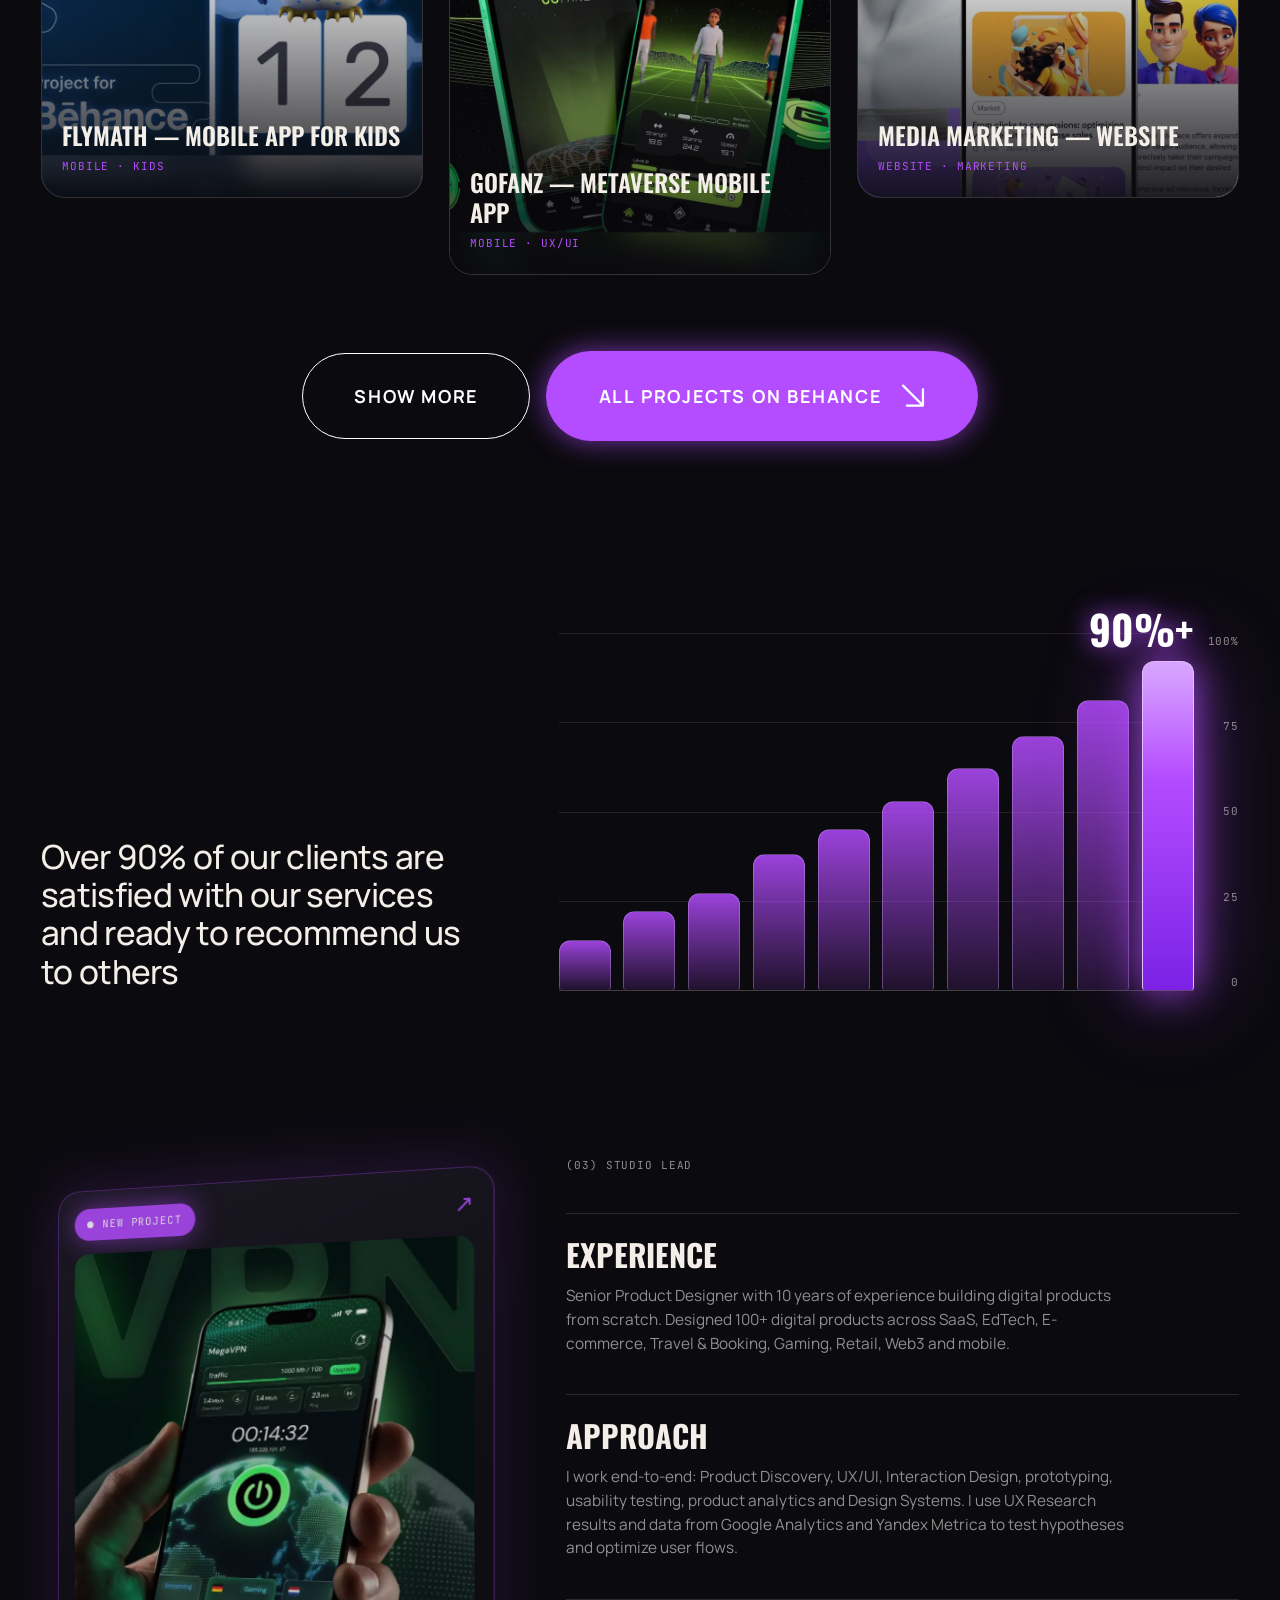
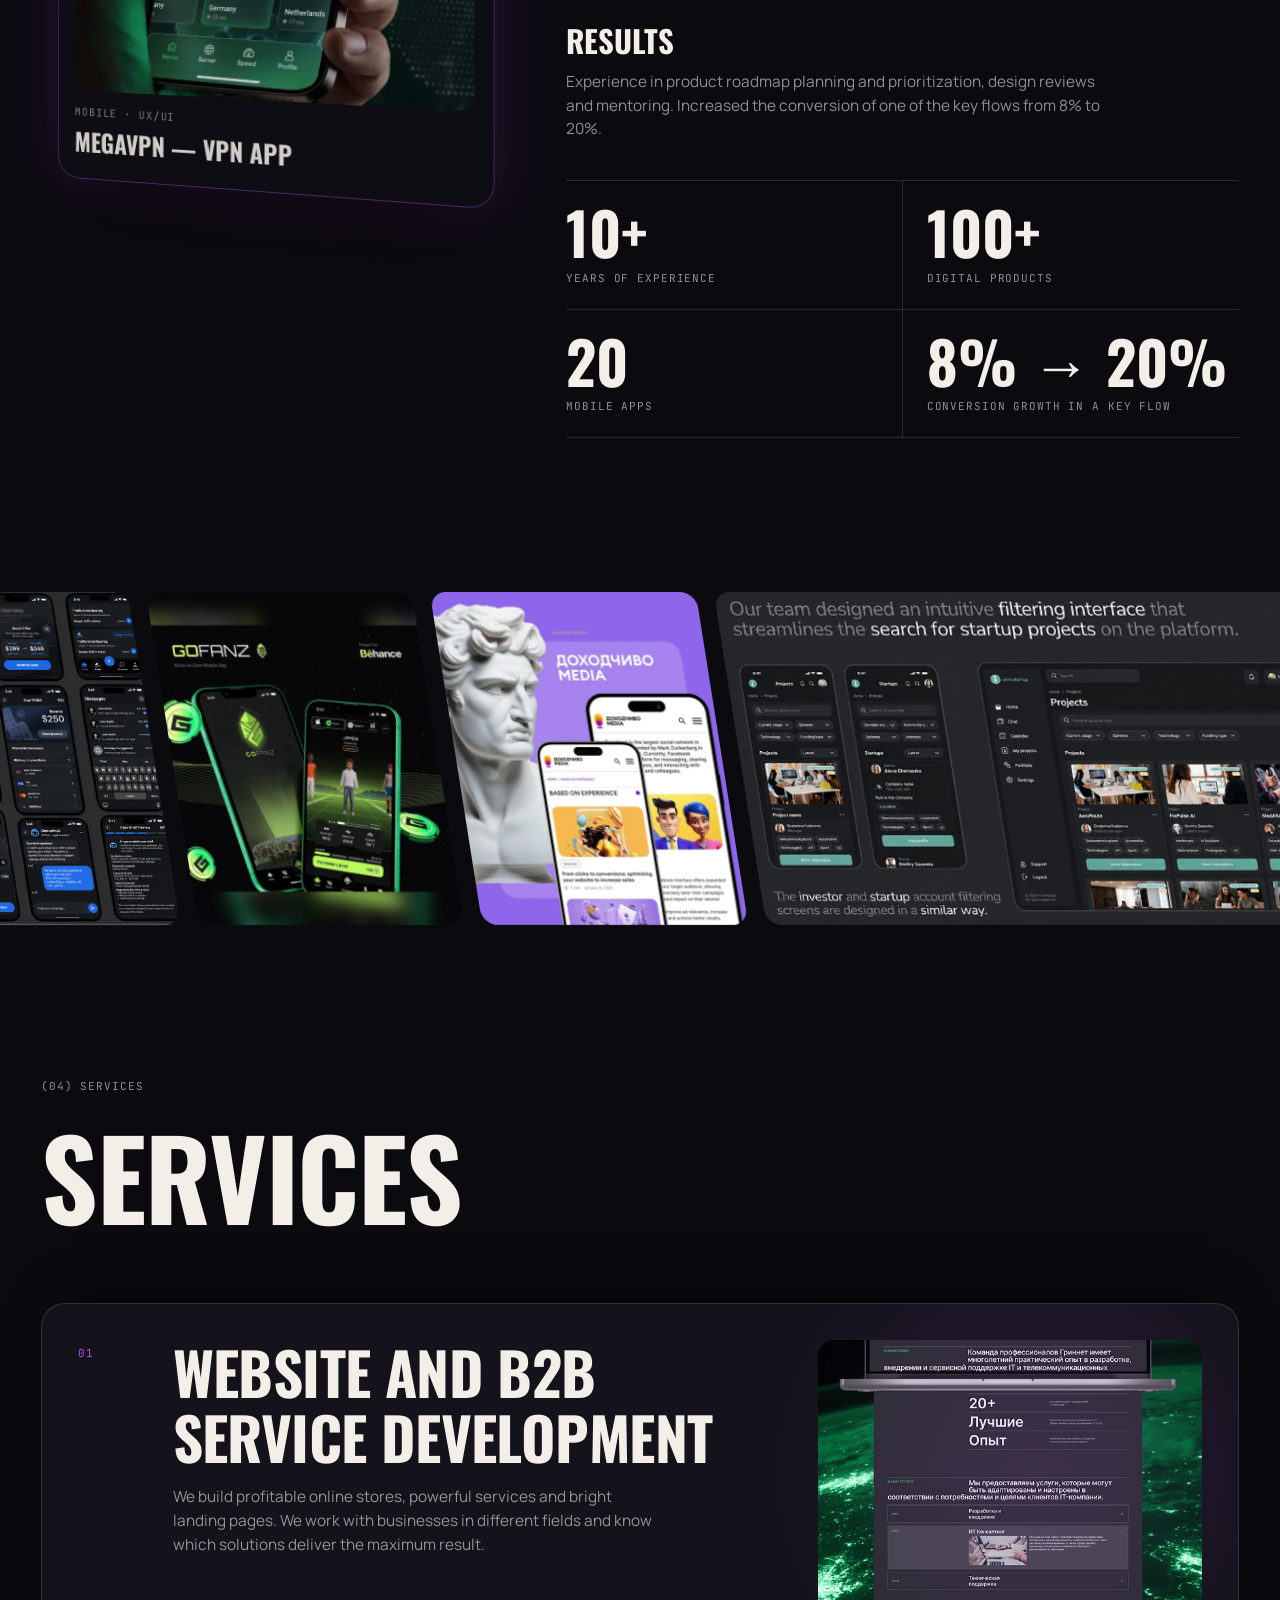
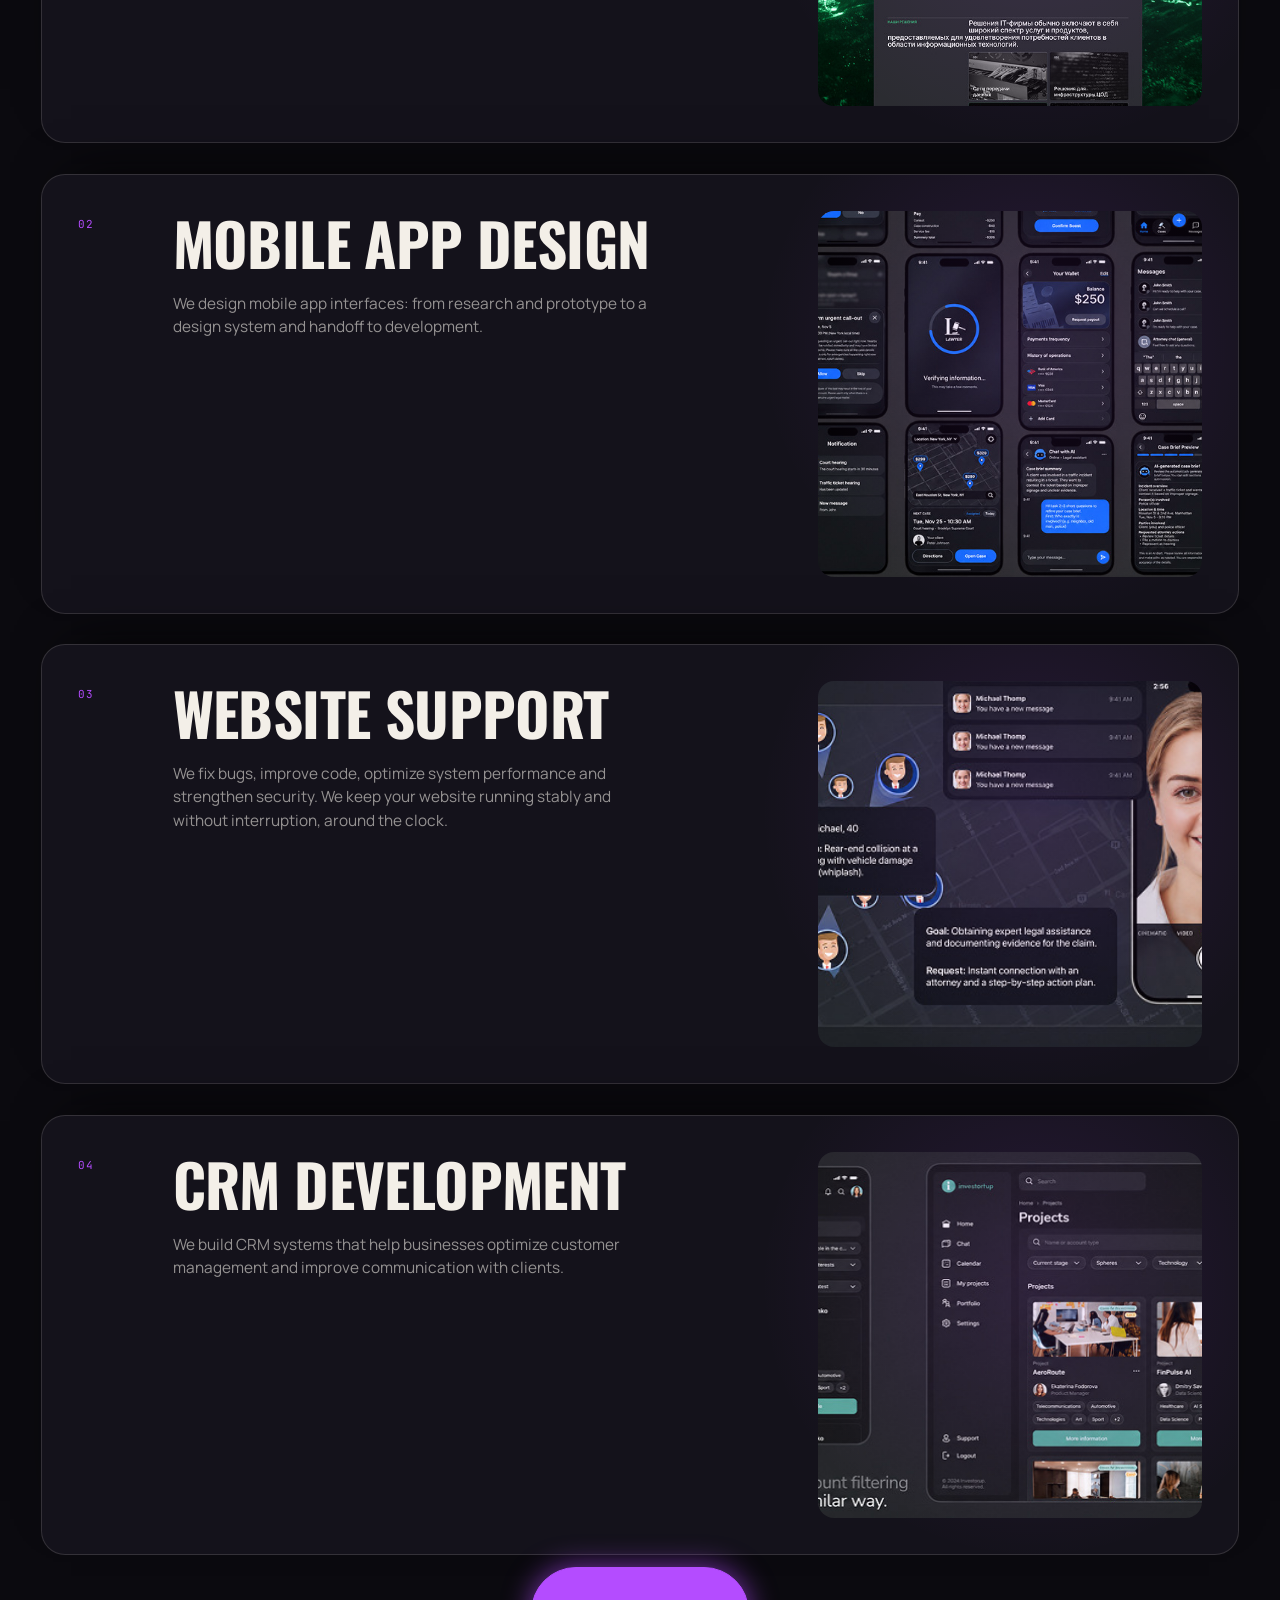
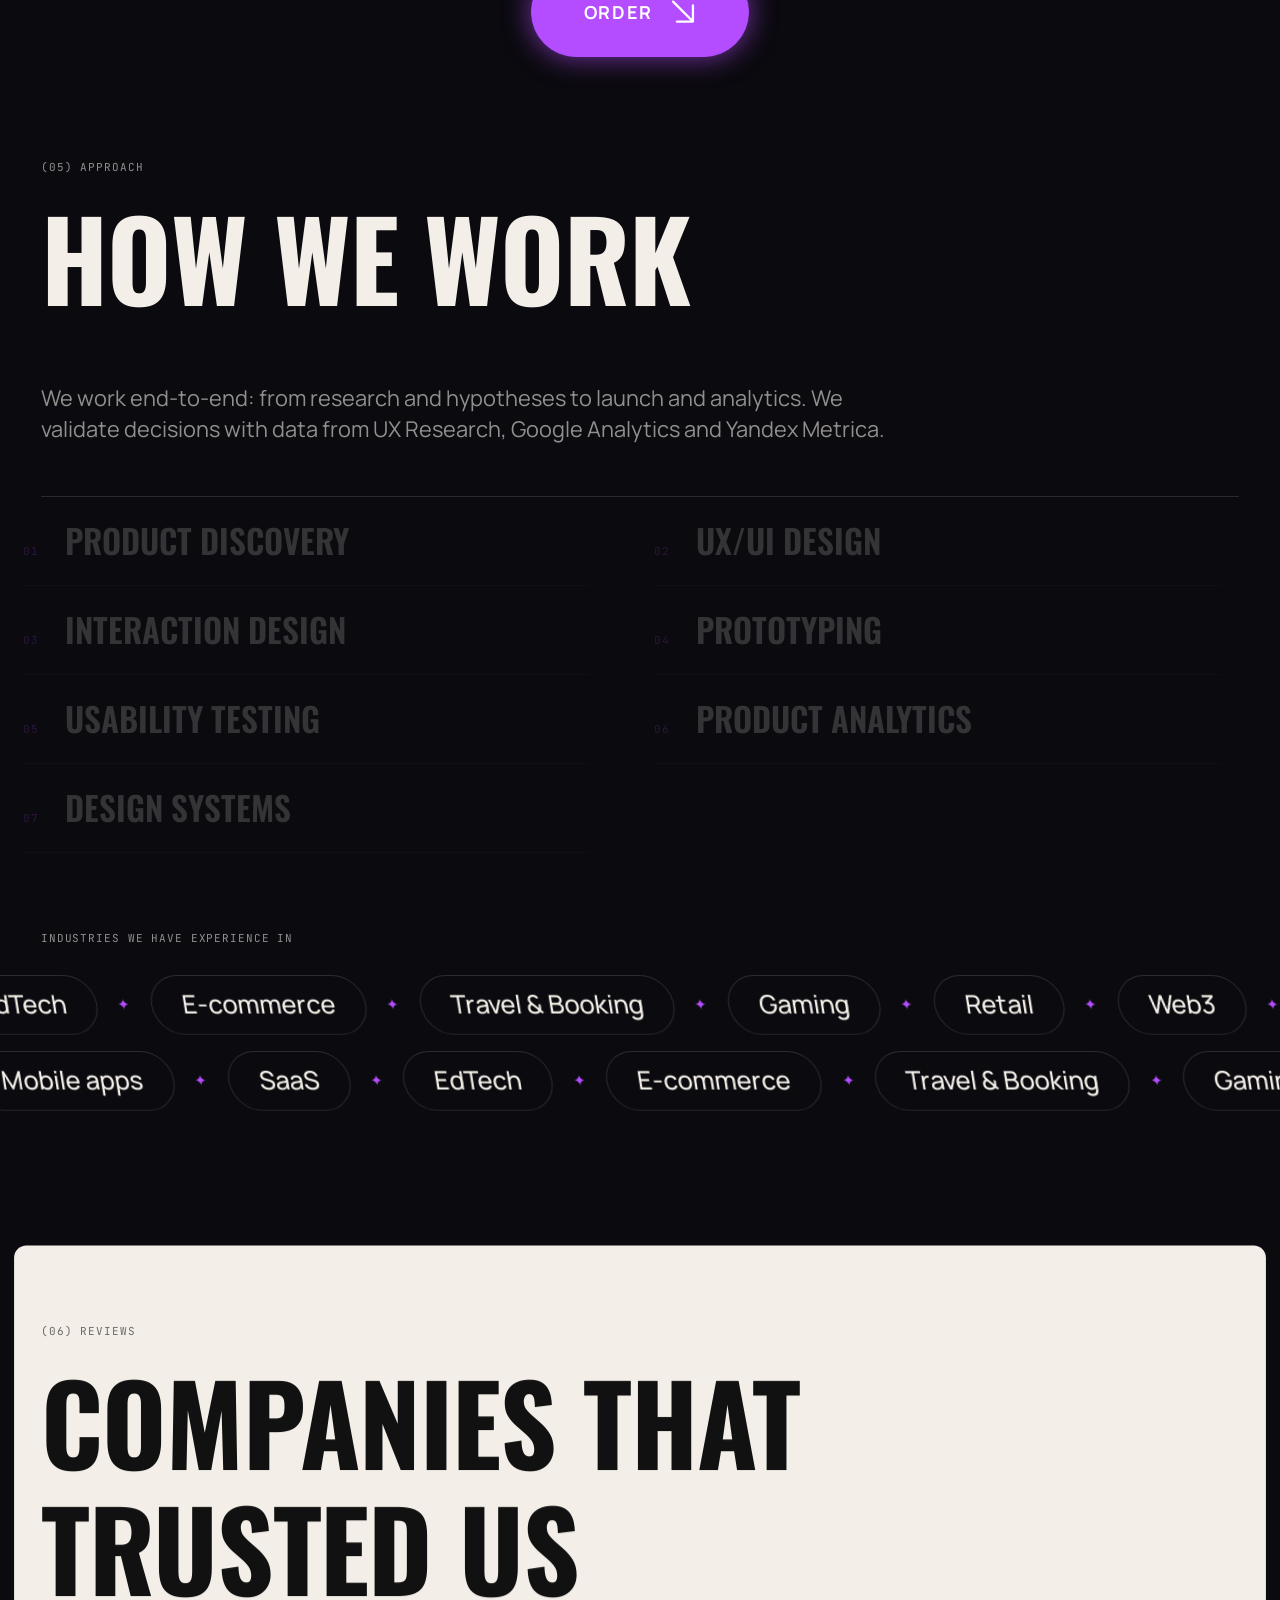
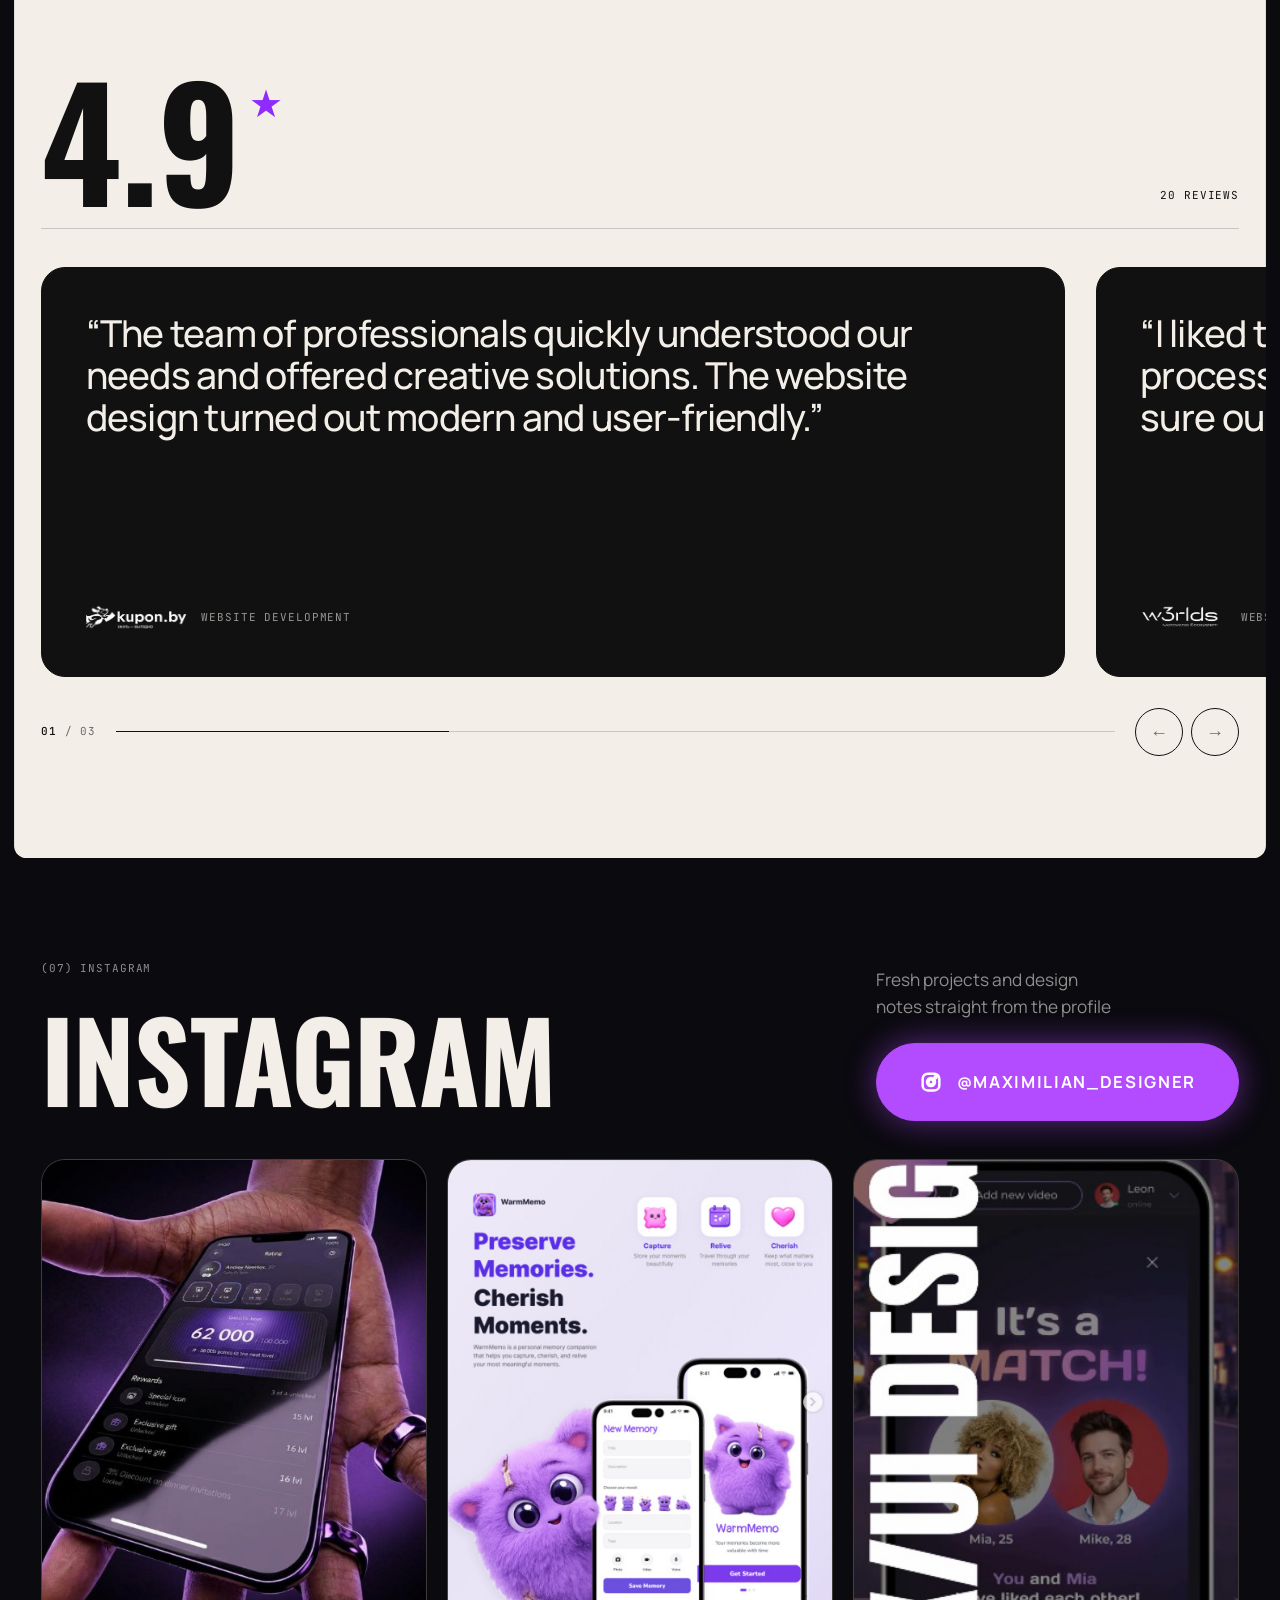
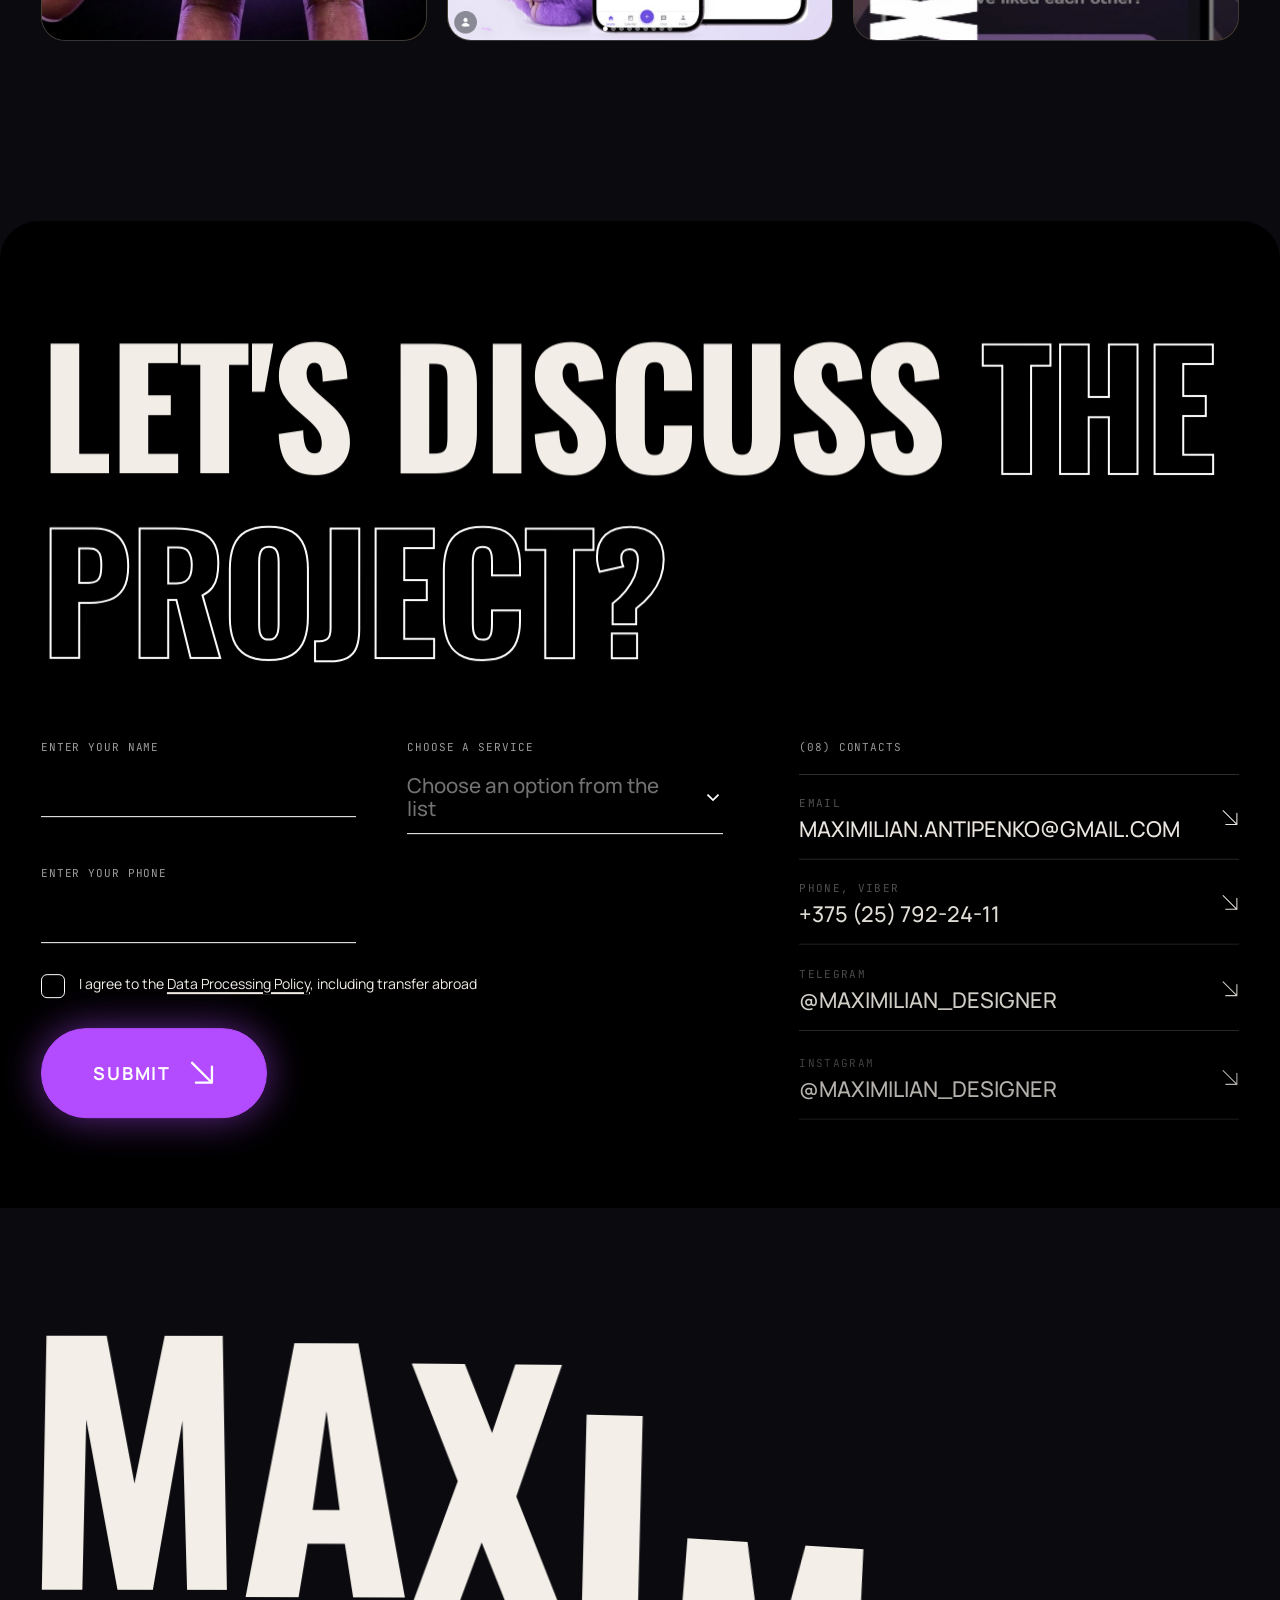
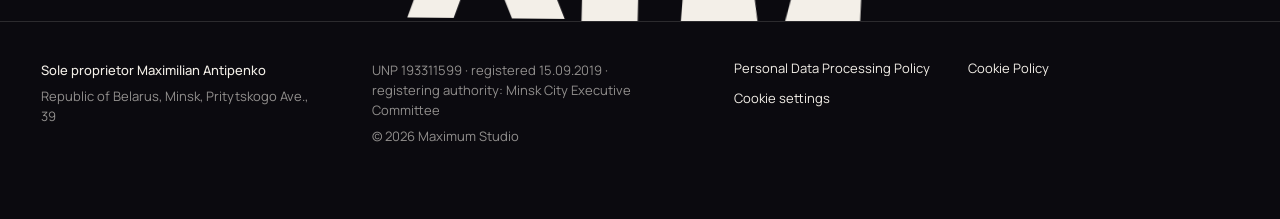
<file: en/index.html>
<!DOCTYPE html>
<html lang="en">
<head>
<meta charset="utf-8">
<meta name="viewport" content="width=device-width, initial-scale=1">
<title>Maximum Studio — website, online store and mobile app development in Minsk</title>
<meta name="description" content="Maximum web studio: websites and B2B services, interface and mobile app design, CRM, website support. 100+ projects, 10+ years of experience.">
<meta name="robots" content="index, follow, max-image-preview:large">
<link rel="canonical" href="https://maximillliano.github.io/maximum/en/">
<link rel="alternate" hreflang="ru" href="https://maximillliano.github.io/maximum/">
<link rel="alternate" hreflang="en" href="https://maximillliano.github.io/maximum/en/">
<link rel="alternate" hreflang="x-default" href="https://maximillliano.github.io/maximum/">
<meta property="og:type" content="website">
<meta property="og:site_name" content="Maximum Studio">
<meta property="og:locale" content="en_US">
<meta property="og:locale:alternate" content="ru_RU">
<meta property="og:title" content="Maximum Studio — web studio: websites, interfaces, apps">
<meta property="og:description" content="We build the projects of your dreams to the maximum! Websites, online stores, mobile apps and CRM.">
<meta property="og:url" content="https://maximillliano.github.io/maximum/en/">
<meta property="og:image" content="https://maximillliano.github.io/maximum/img/og-en-1118.jpg">
<meta property="og:image:type" content="image/jpeg"><meta property="og:image:width" content="1200"><meta property="og:image:height" content="630">
<meta property="og:image:alt" content="Maximum Studio — web studio: websites, interfaces, mobile apps">
<meta name="twitter:card" content="summary_large_image">
<meta name="twitter:title" content="Maximum Studio — web studio: websites, interfaces, apps">
<meta name="twitter:description" content="We build the projects of your dreams to the maximum! Websites, online stores, mobile apps and CRM.">
<meta name="twitter:image" content="https://maximillliano.github.io/maximum/img/og-en-1118.jpg">
<meta name="twitter:image:alt" content="Maximum Studio — web studio: websites, interfaces, mobile apps">
<link rel="icon" href="../favicon.ico" sizes="any"><link rel="icon" href="../img/favicon-48.png" type="image/png" sizes="48x48"><link rel="icon" href="../img/favicon-32.png" type="image/png" sizes="32x32">
<link rel="apple-touch-icon" href="../img/apple-touch-icon.png">
<link rel="manifest" href="../site.webmanifest">
<script type="application/ld+json">
{"@context":"https://schema.org","@graph":[
{"@type":"WebSite","@id":"https://maximillliano.github.io/maximum/#site","url":"https://maximillliano.github.io/maximum/","name":"Maximum Studio","inLanguage":["ru","en"]},
{"@type":"ProfessionalService","@id":"https://maximillliano.github.io/maximum/#org","name":"Maximum Studio","url":"https://maximillliano.github.io/maximum/","image":"https://maximillliano.github.io/maximum/img/og-en-1118.jpg","description":"Maximum web studio: websites and B2B services, interface and mobile app design, CRM, website support. 100+ projects, 10+ years of experience.","email":"Maximilian.Antipenko@gmail.com","telephone":"+375257922411","address":{"@type":"PostalAddress","streetAddress":"Pritytskogo Ave, 39","addressLocality":"Minsk","addressCountry":"BY"},"areaServed":"BY","founder":{"@id":"https://maximillliano.github.io/maximum/#founder"},"sameAs":["https://t.me/maximilian_designer","https://www.instagram.com/maximilian_designer","https://www.behance.net/maximilllian"],"hasOfferCatalog":{"@type":"OfferCatalog","name":"Maximum Studio","itemListElement":[{"@type":"Offer","itemOffered":{"@type":"Service","name":"Website and B2B service development"}},{"@type":"Offer","itemOffered":{"@type":"Service","name":"Mobile app design"}},{"@type":"Offer","itemOffered":{"@type":"Service","name":"Website support"}},{"@type":"Offer","itemOffered":{"@type":"Service","name":"CRM development"}}]}},
{"@type":"Person","@id":"https://maximillliano.github.io/maximum/#founder","name":"Maximilian Antipenko","jobTitle":"Senior Product Designer","worksFor":{"@id":"https://maximillliano.github.io/maximum/#org"},"email":"Maximilian.Antipenko@gmail.com","knowsAbout":["Product Discovery","UX/UI Design","Interaction Design","Prototyping","Usability Testing","Product Analytics","Design Systems"],"sameAs":["https://www.behance.net/maximilllian","https://www.linkedin.com/in/amaximilian","https://dribbble.com/maximillliano"]}]}
</script>
<meta name="theme-color" content="#0B0A0F">
<script>document.documentElement.classList.add("js");try{if(sessionStorage.getItem("v2pre")||/[?&]nopre/.test(location.search))document.documentElement.classList.add("nopre")}catch(e){}setTimeout(function(){if(!window.__v2)document.documentElement.classList.remove("js")},3000)</script>
<link rel="stylesheet" href="../v2/css/fonts.css">
<link rel="stylesheet" href="../v2/css/v2.css?v=2611191120">
</head>
<body id="top">
<div class="prog" id="prog"></div>

<svg width="0" height="0" style="position:absolute" aria-hidden="true">
 <symbol id="i-tg" viewBox="-2.118 -2.118 28.235 28.235"><path d="M12 0a12 12 0 1 0 0 24 12 12 0 0 0 0-24zm5.6 8.2-1.9 8.9c-.1.6-.5.8-1 .5l-2.800-2.100-1.400 1.300c-.2.200-.3.300-.6.300l.2-2.900 5.300-4.800c.2-.2 0-.3-.4-.1l-6.500 4.100-2.800-.9c-.6-.2-.6-.6.100-.9l11-4.200c.5-.2 1 .1.800.9z"/></symbol>
 <symbol id="i-ig" viewBox="-2.4 -2.4 28.8 28.8"><path fill-rule="evenodd" d="M8 2h8a6 6 0 0 1 6 6v8a6 6 0 0 1-6 6H8a6 6 0 0 1-6-6V8a6 6 0 0 1 6-6zm4 5.200a4.800 4.800 0 1 0 0 9.600 4.800 4.800 0 0 0 0-9.600zm5.500-2.300a1.200 1.200 0 1 0 0 2.400 1.200 1.200 0 0 0 0-2.400zM12 9a3 3 0 1 1 0 6 3 3 0 0 1 0-6z"/></symbol>
 <symbol id="i-vb" viewBox="0 0 24 24"><path fill-rule="evenodd" d="M12 1.500C6 1.500 2.500 3.800 2.500 10c0 3.300 1 5.500 3 6.800V22l3.700-2.800c.9.200 1.800.3 2.800.3 6 0 9.500-2.300 9.500-8.500S18 1.500 12 1.500zm4.200 15c-.7.600-1.700.4-2.400.1-2.800-1.100-4.900-3.200-6-6-.3-.7-.5-1.700.1-2.400l.8-.8c.3-.3.800-.2 1.100.1l1 1.500c.2.300.1.800-.2 1l-.6.500c.8 1.500 1.900 2.700 3.400 3.400l.5-.5c.2-.3.700-.4 1-.2l1.500 1c.3.200.4.800.1 1.100z"/></symbol>
 <symbol id="i-arr" viewBox="0 0 34 33"><path d="M4 3l26 26M30 8v21H9"/></symbol>
</svg>

<button type="button" class="totop" id="totop" aria-label="Back to top"><span>Back to top</span><svg><use href="#i-arr"/></svg></button>
<div class="cur" id="cur" aria-hidden="true"><i></i><span></span></div>
<aside class="side mono" id="side" aria-hidden="true"><b id="side-n">01</b><span id="side-t"></span><i><u id="side-b"></u></i></aside>

<header class="nav" id="nav">
  <a class="logo" href="#top" aria-label="Maximum Studio">MAXIMUM<sup>®</sup></a>
  <nav class="links" aria-label="Menu">
    <a href="#work"><span>01</span>Portfolio</a><a href="#services"><span>02</span>Services</a><a href="#approach"><span>03</span>Approach</a><a href="#reviews"><span>04</span>Reviews</a><a href="#contacts"><span>05</span>Contacts</a>
  </nav>
  <div class="nav-r">
    <div class="nav-ct"><a class="nav-tel" href="tel:+375257922411">+375 (25) 792-24-11</a><a class="nav-ic" href="https://t.me/maximilian_designer" target="_blank" rel="noopener" aria-label="Telegram"><svg class="ic"><use href="#i-tg"/></svg></a><a class="nav-ic" href="https://www.instagram.com/maximilian_designer" target="_blank" rel="noopener" aria-label="Instagram"><svg class="ic"><use href="#i-ig"/></svg></a></div>
    <div class="lang"><button type="button" class="lang-cur" aria-haspopup="listbox" aria-expanded="false" aria-label="Language"><span class="lang-v">EN</span><svg viewBox="0 0 27 27" aria-hidden="true"><path d="m6 10 7.500 7.500L21 10"/></svg></button><ul><li role="none"><a role="option" href="../" hreflang="ru" lang="ru">RU</a></li><li role="none" class="on"><a role="option" href="./" hreflang="en" lang="en" aria-current="true">EN</a></li></ul></div>
    <a class="btn nav-cta" href="#feedback"><span>Order</span></a>
    <button class="burger" id="burger" type="button" aria-label="Menu" aria-expanded="false" aria-controls="menu"><span></span><span></span></button>
  </div>
</header>

<div class="menu" id="menu" role="dialog" aria-modal="true" aria-label="Menu">
  <button class="menu-x" id="menu-x" type="button" aria-label="Close">×</button>
  <nav><a href="#work"><i>01</i>Portfolio</a><a href="#services"><i>02</i>Services</a><a href="#approach"><i>03</i>Approach</a><a href="#reviews"><i>04</i>Reviews</a><a href="#contacts"><i>05</i>Contacts</a></nav>
  <div class="menu-b"><a class="tel" href="tel:+375257922411">+375 (25) 792-24-11</a><a class="btn" href="#feedback"><span>Order</span></a><span class="menu-lang"><a href="../" hreflang="ru" lang="ru">RU</a><a href="./" hreflang="en" lang="en" class="on">EN</a></span></div>
</div>

<main>
<!-- ============ HERO ============ -->
<section class="hero" id="hero" aria-label="Maximum Studio">
  <div class="hero-top mono"><span class="hide-s">UX/UI · WEB · MOBILE · CRM</span></div>
  <div class="hero-glow g1" aria-hidden="true"></div><div class="hero-glow g2" aria-hidden="true"></div>
  <div class="hero-bgtxt" aria-hidden="true"><div class="bgrow rev"><div class="mq-t"><span>UXUI</span><span class="o">UXUI</span></div></div><div class="bgrow"><div class="mq-t"><span>UXUI</span><span class="o">UXUI</span></div></div></div>
  <div class="hero-fig" aria-hidden="true"><div class="hero-ph" id="hero-ph"><div class="hero-bob"><img class="me" src="../v2/img/me.webp" width="1808" height="2227" alt="" fetchpriority="high"><img class="me lit" src="../v2/img/me.webp" width="1808" height="2227" alt=""><div class="glasses" aria-hidden="true"><video class="gl-video" id="gl-video" src="../v2/video/visor.mp4" poster="../v2/video/visor.jpg" muted loop playsinline autoplay preload="auto"></video></div></div></div></div>
  <h1 class="hero-h">
    <span class="ln"><span class="ln-i out">Design &</span></span>
    <span class="ln r"><span class="ln-i fill">interfaces</span></span>
  </h1>
  <div class="hero-bot">
    <p class="hero-p"><span>Maximum web studio offers professional</span> <span>services for building websites, online stores</span> <span>and mobile apps.</span></p>
    <div class="hero-cta"><a class="btn btn-lg" data-mag href="#feedback"><span>ORDER</span><svg><use href="#i-arr"/></svg></a></div>
  </div>
</section>

<div class="mq mq-big" aria-hidden="true"><div class="mq-t"><span>UX/UI</span><i>✦</i><span class="o">WEB</span><i>✦</i><span>MOBILE</span><i>✦</i><span class="o">CRM</span><i>✦</i><span>UX/UI</span><i>✦</i><span class="o">WEB</span><i>✦</i><span>MOBILE</span><i>✦</i><span class="o">CRM</span><i>✦</i></div></div>

<!-- ============ ABOUT ============ -->
<section class="about" id="about">
  <p class="eyebrow mono rv">(01) About us</p>
  <p class="about-p" id="about-p">Our web studio is staffed by true professionals with years of experience in development and design. We adapt quickly to new trends and technologies to create effective, modern solutions that meet the demands of the time.</p>
  <div class="stats">
    <div class="st rv"><b data-count="100">100+</b><span class="mono">projects</span></div>
    <div class="st rv" style="--d:.12s"><b data-count="20" data-nop="1">20</b><span class="mono">Mobile apps</span></div>
    <div class="st rv" style="--d:.24s"><b data-count="10">10+</b><span class="mono">years of experience</span></div>
  </div>
</section>

<!-- ============ WORK ============ -->
<section class="work" id="work">
  <div class="sec-h"><p class="eyebrow mono rv">(02) Selected work</p><h2 class="big-h rv"><span class="out">Maximum Studio</span><br>Presents</h2></div>
  <div class="hs" id="hs"><div class="hs-track" id="hs-track">
    <a class="pcard" data-cursor="view" href="https://www.behance.net/gallery/257034643/MegaVPN-VPN-App" target="_blank" rel="noopener"><div class="pcard-im"><img src="../img/pr-megavpn.webp" width="1000" height="1250" alt="MegaVPN — VPN app" loading="lazy"></div><span class="pcard-n mono">01</span><span class="pcard-new mono">NEW 2026</span><div class="pcard-b"><h3>MegaVPN — VPN app</h3><p class="mono">Mobile · UX/UI</p></div><i class="sheen" aria-hidden="true"></i></a>
    <a class="pcard" data-cursor="view" style="--d:.1s" href="https://www.behance.net/gallery/247973737/Investartup-Startup-Investor-Platform-UXUI" target="_blank" rel="noopener"><div class="pcard-im"><img src="../img/pr-investartup.webp" width="1000" height="1250" alt="Investartup — startup and investor platform" loading="lazy"></div><span class="pcard-n mono">02</span><div class="pcard-b"><h3>Investartup — startup and investor platform</h3><p class="mono">Platform · UX/UI</p></div><i class="sheen" aria-hidden="true"></i></a>
    <a class="pcard" data-cursor="view" style="--d:.2s" href="https://www.behance.net/gallery/245962671/DateTechapp-Dating-Platform-UXUI-Design" target="_blank" rel="noopener"><div class="pcard-im"><img src="../img/pr-datetech.webp" width="1000" height="1250" alt="DateTechapp — dating platform" loading="lazy"></div><span class="pcard-n mono">03</span><div class="pcard-b"><h3>DateTechapp — dating platform</h3><p class="mono">Platform · UX/UI</p></div><i class="sheen" aria-hidden="true"></i></a>
    <a class="pcard" data-cursor="view" href="https://www.behance.net/gallery/163321897/Flymath-Mobile-App-Kids-App" target="_blank" rel="noopener"><div class="pcard-im"><img src="../img/pr-flymath.webp" width="1000" height="1250" alt="Flymath — mobile app for kids" loading="lazy"></div><span class="pcard-n mono">04</span><div class="pcard-b"><h3>Flymath — mobile app for kids</h3><p class="mono">Mobile · Kids</p></div><i class="sheen" aria-hidden="true"></i></a>
    <a class="pcard" data-cursor="view" style="--d:.1s" href="https://www.behance.net/gallery/159916769/GoFanz-Metaverse-Mobile-App" target="_blank" rel="noopener"><div class="pcard-im"><img src="../img/pr-gofanz.webp" width="1000" height="1250" alt="GoFanz — Metaverse mobile app" loading="lazy"></div><span class="pcard-n mono">05</span><div class="pcard-b"><h3>GoFanz — Metaverse mobile app</h3><p class="mono">Mobile · UX/UI</p></div><i class="sheen" aria-hidden="true"></i></a>
    <a class="pcard" data-cursor="view" style="--d:.2s" href="https://www.behance.net/gallery/217824429/Website-Media-Marketing" target="_blank" rel="noopener"><div class="pcard-im"><img src="../img/pr-media.webp" width="1000" height="1250" alt="Media Marketing — website" loading="lazy"></div><span class="pcard-n mono">06</span><div class="pcard-b"><h3>Media Marketing — website</h3><p class="mono">Website · Marketing</p></div><i class="sheen" aria-hidden="true"></i></a>
    <a class="pcard" data-cursor="view" href="https://www.behance.net/gallery/245962553/Mobile-lawyer-app-Lawber" target="_blank" rel="noopener"><div class="pcard-im"><img src="../img/p1.jpg" width="560" height="800" alt="Lawber — mobile lawyer app" loading="lazy"></div><span class="pcard-n mono">07</span><div class="pcard-b"><h3>Lawber — mobile lawyer app</h3><p class="mono">Mobile · UX/UI</p></div><i class="sheen" aria-hidden="true"></i></a>
    <a class="pcard" data-cursor="view" style="--d:.1s" href="https://www.behance.net/gallery/246479267/Website-courses-IT-Academy" target="_blank" rel="noopener"><div class="pcard-im"><img src="../img/pr-itacademy.webp" width="1000" height="1250" alt="IT-Academy — website" loading="lazy"></div><span class="pcard-n mono">08</span><div class="pcard-b"><h3>IT-Academy — website</h3><p class="mono">Website · UX/UI</p></div><i class="sheen" aria-hidden="true"></i></a>
    <a class="pcard" data-cursor="view" style="--d:.2s" href="https://www.behance.net/gallery/221992211/Website-ERA-IT-Platform-UIUX-design" target="_blank" rel="noopener"><div class="pcard-im"><img src="../img/pr-era.webp" width="1000" height="1250" alt="Era Platform — IT platform" loading="lazy"></div><span class="pcard-n mono">09</span><div class="pcard-b"><h3>Era Platform — IT platform</h3><p class="mono">Platform · UX/UI</p></div><i class="sheen" aria-hidden="true"></i></a>
    <a class="pcard" data-cursor="view" href="https://www.behance.net/gallery/218069183/Landing-page-Greenet" target="_blank" rel="noopener"><div class="pcard-im"><img src="../img/pr-grinnet.webp" width="1000" height="1250" alt="Grinnet — corporate website" loading="lazy"></div><span class="pcard-n mono">10</span><div class="pcard-b"><h3>Grinnet — corporate website</h3><p class="mono">Website · UX/UI</p></div><i class="sheen" aria-hidden="true"></i></a>
    <a class="pcard" data-cursor="view" style="--d:.1s" href="https://www.behance.net/gallery/199602581/Landing-page-for-online-course-Provocal" target="_blank" rel="noopener"><div class="pcard-im"><img src="../img/pr-provocal.webp" width="1000" height="1250" alt="Pro Vocal — website" loading="lazy"></div><span class="pcard-n mono">11</span><div class="pcard-b"><h3>Pro Vocal — website</h3><p class="mono">Website · Design</p></div><i class="sheen" aria-hidden="true"></i></a>
    <a class="pcard" data-cursor="view" style="--d:.2s" href="https://www.behance.net/gallery/202547335/Recruitment-Website" target="_blank" rel="noopener"><div class="pcard-im"><img src="../img/pr-recruiting.webp" width="1000" height="1250" alt="Key Competencies — recruiting agency website" loading="lazy"></div><span class="pcard-n mono">12</span><div class="pcard-b"><h3>Key Competencies — recruiting agency website</h3><p class="mono">Website · Recruiting</p></div><i class="sheen" aria-hidden="true"></i></a>
  <div class="hs-end"><p class="big-h"><span class="out">More work</span></p><button type="button" class="btn btn-lg hs-more" id="hs-more"><span>Show more</span></button><a class="btn btn-lg" data-mag href="https://www.behance.net/maximilllian" target="_blank" rel="noopener"><span>All projects on Behance</span><svg><use href="#i-arr"/></svg></a></div></div>
  <div class="hs-ui mono" aria-hidden="true"><span><b id="hs-n">01</b> / 12</span><i><u id="hs-b"></u></i><span class="hint">Keep scrolling →</span></div></div>
  </section>

<!-- ============ METRIC ============ -->
<section class="about about-2" id="metrics">
  <div class="proof"><p class="sat rv">Over 90% of our clients are satisfied with our services and ready to recommend us to others</p>
    <div class="bars" id="bars" role="img" aria-label="Growth: over 90% of clients are satisfied">
      <div class="bars-row"><b style="--h:14%;--i:0"></b><b style="--h:22%;--i:1"></b><b style="--h:27%;--i:2"></b><b style="--h:38%;--i:3"></b><b style="--h:45%;--i:4"></b><b style="--h:53%;--i:5"></b><b style="--h:62%;--i:6"></b><b style="--h:71%;--i:7"></b><b style="--h:81%;--i:8"></b><b style="--h:92%;--i:9" class="top"><em>90%+</em></b></div>
      <div class="bars-ax mono" aria-hidden="true"><span>100%</span><span>75</span><span>50</span><span>25</span><span>0</span></div>
    </div></div>
</section>

<!-- ============ FOUNDER (collectible card) ============ -->
<section class="founder" id="founder" aria-label="Studio lead">
  <a class="fo-card" id="fo-card" href="https://www.behance.net/gallery/257034643/MegaVPN-VPN-App" target="_blank" rel="noopener" data-cursor="view" aria-label="New project: MegaVPN — VPN app">
    <div class="fo-card-top mono"><span class="newtag"><i></i>New project</span><span class="arr">↗</span></div>
    <div class="fo-photo"><img src="../img/pr-megavpn.webp" width="1000" height="1250" alt="MegaVPN — VPN app" loading="lazy"></div>
    <div class="fo-card-b"><p class="eyebrow mono">Mobile · UX/UI</p><h2 id="founder-h">MegaVPN — VPN app</h2></div>
    <i class="sheen" aria-hidden="true"></i>
  </a>
  <div class="fo-txt">
    <p class="eyebrow mono rv">(03) Studio lead</p>
    <article class="rv"><h3>Experience</h3><p>Senior Product Designer with 10 years of experience building digital products from scratch. Designed 100+ digital products across SaaS, EdTech, E-commerce, Travel & Booking, Gaming, Retail, Web3 and mobile.</p></article>
    <article class="rv"><h3>Approach</h3><p>I work end-to-end: Product Discovery, UX/UI, Interaction Design, prototyping, usability testing, product analytics and Design Systems. I use UX Research results and data from Google Analytics and Yandex Metrica to test hypotheses and optimize user flows.</p></article>
    <article class="rv"><h3>Results</h3><p>Experience in product roadmap planning and prioritization, design reviews and mentoring. Increased the conversion of one of the key flows from 8% to 20%.</p></article>
    <ul class="kpis">
      <li class="rv"><b>10+</b><span class="mono">years of experience</span></li>
      <li class="rv" style="--d:.08s"><b>100+</b><span class="mono">digital products</span></li>
      <li class="rv" style="--d:.16s"><b>20</b><span class="mono">mobile apps</span></li>
      <li class="rv" style="--d:.24s"><b>8% → 20%</b><span class="mono">conversion growth in a key flow</span></li>
    </ul>
  </div>
</section>

<!-- лента фото -->
<div class="rib" aria-hidden="true"><div class="rib-t">
  <img src="../img/rib-megavpn.webp" alt="" loading="lazy"><img src="../img/rib-investartup.webp" alt="" loading="lazy"><img src="../img/web-1.jpg" alt="" loading="lazy"><img src="../img/rib-datetech.webp" alt="" loading="lazy"><img src="../img/rib-flymath.webp" alt="" loading="lazy"><img src="../img/p1.jpg" alt="" loading="lazy"><img src="../img/mobile.jpg" alt="" loading="lazy"><img src="../img/rib-gofanz.webp" alt="" loading="lazy"><img src="../img/rib-media.webp" alt="" loading="lazy"><img src="../img/crm-1.jpg" alt="" loading="lazy"><img src="../img/rib-itacademy.webp" alt="" loading="lazy"><img src="../img/rib-era.webp" alt="" loading="lazy"><img src="../img/web-2.jpg" alt="" loading="lazy"><img src="../img/rib-grinnet.webp" alt="" loading="lazy"><img src="../img/rib-provocal.webp" alt="" loading="lazy"><img src="../img/support.jpg" alt="" loading="lazy"><img src="../img/rib-recruiting.webp" alt="" loading="lazy"><img src="../img/rib-a4.webp" alt="" loading="lazy"><img src="../img/crm-2.jpg" alt="" loading="lazy">
  <img src="../img/rib-megavpn.webp" alt="" loading="lazy"><img src="../img/rib-investartup.webp" alt="" loading="lazy"><img src="../img/web-1.jpg" alt="" loading="lazy"><img src="../img/rib-datetech.webp" alt="" loading="lazy"><img src="../img/rib-flymath.webp" alt="" loading="lazy"><img src="../img/p1.jpg" alt="" loading="lazy"><img src="../img/mobile.jpg" alt="" loading="lazy"><img src="../img/rib-gofanz.webp" alt="" loading="lazy"><img src="../img/rib-media.webp" alt="" loading="lazy"><img src="../img/crm-1.jpg" alt="" loading="lazy"><img src="../img/rib-itacademy.webp" alt="" loading="lazy"><img src="../img/rib-era.webp" alt="" loading="lazy"><img src="../img/web-2.jpg" alt="" loading="lazy"><img src="../img/rib-grinnet.webp" alt="" loading="lazy"><img src="../img/rib-provocal.webp" alt="" loading="lazy"><img src="../img/support.jpg" alt="" loading="lazy"><img src="../img/rib-recruiting.webp" alt="" loading="lazy"><img src="../img/rib-a4.webp" alt="" loading="lazy"><img src="../img/crm-2.jpg" alt="" loading="lazy">
</div></div>

<!-- ============ SERVICES ============ -->
<section class="services" id="services">
  <div class="sec-h"><p class="eyebrow mono rv">(04) Services</p><h2 class="big-h rv">Services</h2></div>
  <ul class="svl" id="svl">
    <li class="sv" data-img="../img/web-1.jpg"><div class="sv-n mono">01</div><div class="sv-m"><h3>Website and B2B service development</h3><p>We build profitable online stores, powerful services and bright landing pages. We work with businesses in different fields and know which solutions deliver the maximum result.</p></div><div class="sv-im"><img src="../img/web-1.jpg" alt="Website and B2B service development" loading="lazy"></div><svg class="sv-a" aria-hidden="true"><use href="#i-arr"/></svg></li>
    <li class="sv" data-img="../img/mobile.jpg"><div class="sv-n mono">02</div><div class="sv-m"><h3>Mobile app design</h3><p>We design mobile app interfaces: from research and prototype to a design system and handoff to development.</p></div><div class="sv-im"><img src="../img/mobile.jpg" alt="Mobile app design" loading="lazy"></div><svg class="sv-a" aria-hidden="true"><use href="#i-arr"/></svg></li>
    <li class="sv" data-img="../img/support.jpg"><div class="sv-n mono">03</div><div class="sv-m"><h3>Website support</h3><p>We fix bugs, improve code, optimize system performance and strengthen security. We keep your website running stably and without interruption, around the clock.</p></div><div class="sv-im"><img src="../img/support.jpg" alt="Website support" loading="lazy"></div><svg class="sv-a" aria-hidden="true"><use href="#i-arr"/></svg></li>
    <li class="sv" data-img="../img/crm-1.jpg"><div class="sv-n mono">04</div><div class="sv-m"><h3>CRM development</h3><p>We build CRM systems that help businesses optimize customer management and improve communication with clients.</p></div><div class="sv-im"><img src="../img/crm-1.jpg" alt="CRM development" loading="lazy"></div><svg class="sv-a" aria-hidden="true"><use href="#i-arr"/></svg></li>
  </ul>
</section>


<div class="cta-wide-wrap"><a class="btn btn-lg" data-mag href="#feedback"><span>ORDER</span><svg aria-hidden="true"><use href="#i-arr"/></svg></a></div>

<!-- ============ APPROACH ============ -->
<section class="approach" id="approach" aria-labelledby="approach-h">
  <div class="sec-h"><p class="eyebrow mono rv">(05) Approach</p><h2 id="approach-h" class="big-h rv">How we work</h2></div>
  <p class="ap-lead rv">We work end-to-end: from research and hypotheses to launch and analytics. We validate decisions with data from UX Research, Google Analytics and Yandex Metrica.</p>
  <ol class="steps">
    <li><i class="mono">01</i><span>Product Discovery</span></li><li><i class="mono">02</i><span>UX/UI design</span></li><li><i class="mono">03</i><span>Interaction Design</span></li><li><i class="mono">04</i><span>Prototyping</span></li><li><i class="mono">05</i><span>Usability testing</span></li><li><i class="mono">06</i><span>Product analytics</span></li><li><i class="mono">07</i><span>Design Systems</span></li>
  </ol>
  <h3 class="ind-h mono rv">Industries we have experience in</h3>
  <div class="mq mq-chip" role="list" aria-label="Industries we have experience in"><div class="mq-t"><span role="listitem">SaaS</span><i>✦</i><span role="listitem">EdTech</span><i>✦</i><span role="listitem">E-commerce</span><i>✦</i><span role="listitem">Travel &amp; Booking</span><i>✦</i><span role="listitem">Gaming</span><i>✦</i><span role="listitem">Retail</span><i>✦</i><span role="listitem">Web3</span><i>✦</i><span role="listitem">Mobile apps</span><i>✦</i></div></div>
  <div class="mq mq-chip rev" aria-hidden="true"><div class="mq-t"><span role="listitem">SaaS</span><i>✦</i><span role="listitem">EdTech</span><i>✦</i><span role="listitem">E-commerce</span><i>✦</i><span role="listitem">Travel &amp; Booking</span><i>✦</i><span role="listitem">Gaming</span><i>✦</i><span role="listitem">Retail</span><i>✦</i><span role="listitem">Web3</span><i>✦</i><span role="listitem">Mobile apps</span><i>✦</i></div></div>
</section>

<!-- ============ REVIEWS ============ -->
<section class="reviews panel" id="reviews" data-panel>
  <div class="sec-h"><p class="eyebrow mono rv">(06) Reviews</p><h2 class="big-h rv">Companies that<br>trusted us</h2></div>
  <div class="rv-top rv"><div class="rate"><b>4.9</b><i>★</i></div><div><span class="mono">20 REVIEWS</span></div></div>
  <div class="slider" id="slider" data-cursor="drag"><div class="sl-track" id="sl-track">
    <blockquote class="slide"><q>The team of professionals quickly understood our needs and offered creative solutions. The website design turned out modern and user-friendly.</q><footer class="mono"><img src="../img/t1.png" alt="KUPON.BY" loading="lazy"><span>WEBSITE DEVELOPMENT</span></footer></blockquote>
    <blockquote class="slide"><q>I liked that they took all our wishes into account. The process was transparent and deadlines were met. I'm sure our business will grow with their help!</q><footer class="mono"><img src="../img/t2.png" alt="ARHEAD.IO" loading="lazy"><span>WEBSITE DEVELOPMENT</span></footer></blockquote>
    <blockquote class="slide"><q>Their team helped us develop not only the visual part but also think through the site's functionality. I was pleasantly surprised by their approach to work.</q><footer class="mono"><img src="../img/t3.png" alt="IT-ACADEMY" loading="lazy"><span>WEBSITE DEVELOPMENT</span></footer></blockquote>
  </div></div>
  <div class="sl-ui mono"><span><b id="sl-n">01</b> / 03</span><i><u id="sl-b"></u></i><span class="sl-arrows"><button type="button" id="sl-p" aria-label="←">←</button><button type="button" id="sl-x" aria-label="→">→</button></span></div>
</section>

<!-- ============ INSTAGRAM ============ -->
<section class="insta" id="instagram" aria-labelledby="ig-h">
  <div class="ig-top">
  <div class="sec-h"><p class="eyebrow mono rv">(07) Instagram</p><h2 id="ig-h" class="big-h rv">Instagram</h2></div>
  <div class="ig-side rv"><p>Fresh projects and design notes straight from the profile</p><a class="btn ig-btn" data-mag href="https://www.instagram.com/maximilian_designer/" target="_blank" rel="noopener"><svg class="ic" aria-hidden="true"><use href="#i-ig"/></svg><span>@maximilian_designer</span></a></div>
  </div>
  <div class="ig-grid" id="ig-grid" data-feed="../data/instagram.json" data-max="3"><a class="ig-card ig-empty" href="https://www.instagram.com/maximilian_designer/" target="_blank" rel="noopener"><span class="ig-ph"><svg class="ic" aria-hidden="true"><use href="#i-ig"/></svg></span><span class="ig-o"><span>Open in Instagram</span></span></a><a class="ig-card ig-empty" href="https://www.instagram.com/maximilian_designer/" target="_blank" rel="noopener"><span class="ig-ph"><svg class="ic" aria-hidden="true"><use href="#i-ig"/></svg></span><span class="ig-o"><span>Open in Instagram</span></span></a><a class="ig-card ig-empty" href="https://www.instagram.com/maximilian_designer/" target="_blank" rel="noopener"><span class="ig-ph"><svg class="ic" aria-hidden="true"><use href="#i-ig"/></svg></span><span class="ig-o"><span>Open in Instagram</span></span></a></div>
</section>

<!-- ============ FORM ============ -->
<section class="fb" id="feedback">
  <h2 class="fb-h rv"><span>let's discuss</span> <span class="out">the project?</span></h2>
  <div class="fb-row">
  <form id="form" class="rv" novalidate data-endpoint="https://formspree.io/f/xqpeaaoy">
    <label class="fld"><span class="lb mono">Enter your name</span><input type="text" name="name" autocomplete="name" maxlength="80"><span class="msg">Enter your name</span></label>
    <div class="fld"><span class="lb mono" id="fs-l">Choose a service</span>
      <div class="sel" id="sel"><button type="button" class="sel-btn" aria-haspopup="listbox" aria-expanded="false" aria-labelledby="fs-l"><span id="sel-v" class="ph">Choose an option from the list</span><svg viewBox="0 0 27 27" aria-hidden="true"><path d="m6 10 7.500 7.500L21 10"/></svg></button>
      <ul role="listbox"><li role="option">Website and B2B service development</li><li role="option">Mobile app design</li><li role="option">Website support</li><li role="option">CRM development</li></ul><input type="hidden" name="service"></div><span class="msg">Choose a service</span></div>
    <label class="fld"><span class="lb mono">Enter your phone</span><input type="tel" name="phone" autocomplete="tel" inputmode="tel" maxlength="30"><span class="msg">Enter a valid phone number</span></label>
    <input class="hp" type="text" name="website" tabindex="-1" autocomplete="off" aria-hidden="true">
    <div class="fld"><label class="ck"><input type="checkbox" name="agree"><span>I agree to the <a href="privacy-policy/" target="_blank" rel="noopener">Data Processing Policy</a>, including transfer abroad</span></label><span class="msg">Your consent is required</span></div>
    <button class="btn btn-lg btn-send" type="submit"><span>Submit</span><svg><use href="#i-arr"/></svg></button>
    <p class="form-err" id="ferr" role="alert">Could not send your request. Please try again or call us.</p>
  </form>
  <aside class="contacts" id="contacts" aria-label="Contacts">
  <div class="sec-h"><p class="eyebrow mono rv">(08) Contacts</p><h2 class="big-h rv">Contacts</h2></div>
  <div class="ct">
    <a class="rv" href="mailto:Maximilian.Antipenko@gmail.com"><span class="mono">Email</span><b>Maximilian.Antipenko@gmail.com</b><svg aria-hidden="true"><use href="#i-arr"/></svg></a>
    <a class="rv" style="--d:.08s" href="tel:+375257922411"><span class="mono">Phone, Viber</span><b>+375 (25) 792-24-11</b><svg aria-hidden="true"><use href="#i-arr"/></svg></a>
    <a class="rv" style="--d:.16s" href="https://t.me/maximilian_designer" target="_blank" rel="noopener"><span class="mono">Telegram</span><b>@maximilian_designer</b><svg aria-hidden="true"><use href="#i-arr"/></svg></a>
    <a class="rv" style="--d:.24s" href="https://www.instagram.com/maximilian_designer" target="_blank" rel="noopener"><span class="mono">Instagram</span><b>@maximilian_designer</b><svg aria-hidden="true"><use href="#i-arr"/></svg></a>
  </div>
  </aside>
  </div>
</section>

</main>

<footer>
  <div class="wm" aria-hidden="true">MAXIMUM</div>
  <div class="fl">
    <div class="fl-c"><b>Sole proprietor Maximilian Antipenko</b><span>Republic of Belarus, Minsk, Pritytskogo Ave., 39</span></div>
    <div class="fl-c"><span>UNP 193311599 · registered 15.09.2019 · registering authority: Minsk City Executive Committee</span><span>© <span id="year">2026</span> Maximum Studio</span></div>
    <div class="fl-r"><a href="privacy-policy/">Personal Data Processing Policy</a><a href="privacy-policy/#cookies">Cookie Policy</a><button type="button" class="fl-btn" id="ck-open">Cookie settings</button></div>
  </div>
</footer>

<div class="modal" id="modal" role="dialog" aria-modal="true" aria-labelledby="m-t" aria-hidden="true">
  <div class="mbox"><div class="ok-i"><svg viewBox="0 0 24 24"><path d="m5 12.500 4.500 4.500L19 7"/></svg></div>
    <div><h3 id="m-t">your request has been sent successfully!</h3><p>We will contact you shortly to discuss your project</p></div>
    <button class="mx-btn" id="m-x" type="button" aria-label="Close">×</button></div>
</div>

<div class="cookie" id="cookie" role="region" aria-label="Cookies"><p><span>We use only necessary cookies. Analytics is switched on only with your consent.</span> <a href="privacy-policy/#cookies">Cookie Policy</a>.</p><div class="row"><button class="btn ghost" id="ck-no" type="button"><span>Refuse</span></button><button class="btn" id="ck-yes" type="button"><span>Accept</span></button></div></div>

<script src="../v2/js/gsap.min.js"></script><script src="../v2/js/ScrollTrigger.min.js"></script><script src="../v2/js/lenis.min.js"></script>
<script src="../v2/js/v2.js?v=2611112019"></script>
</body>
</html>
</file>
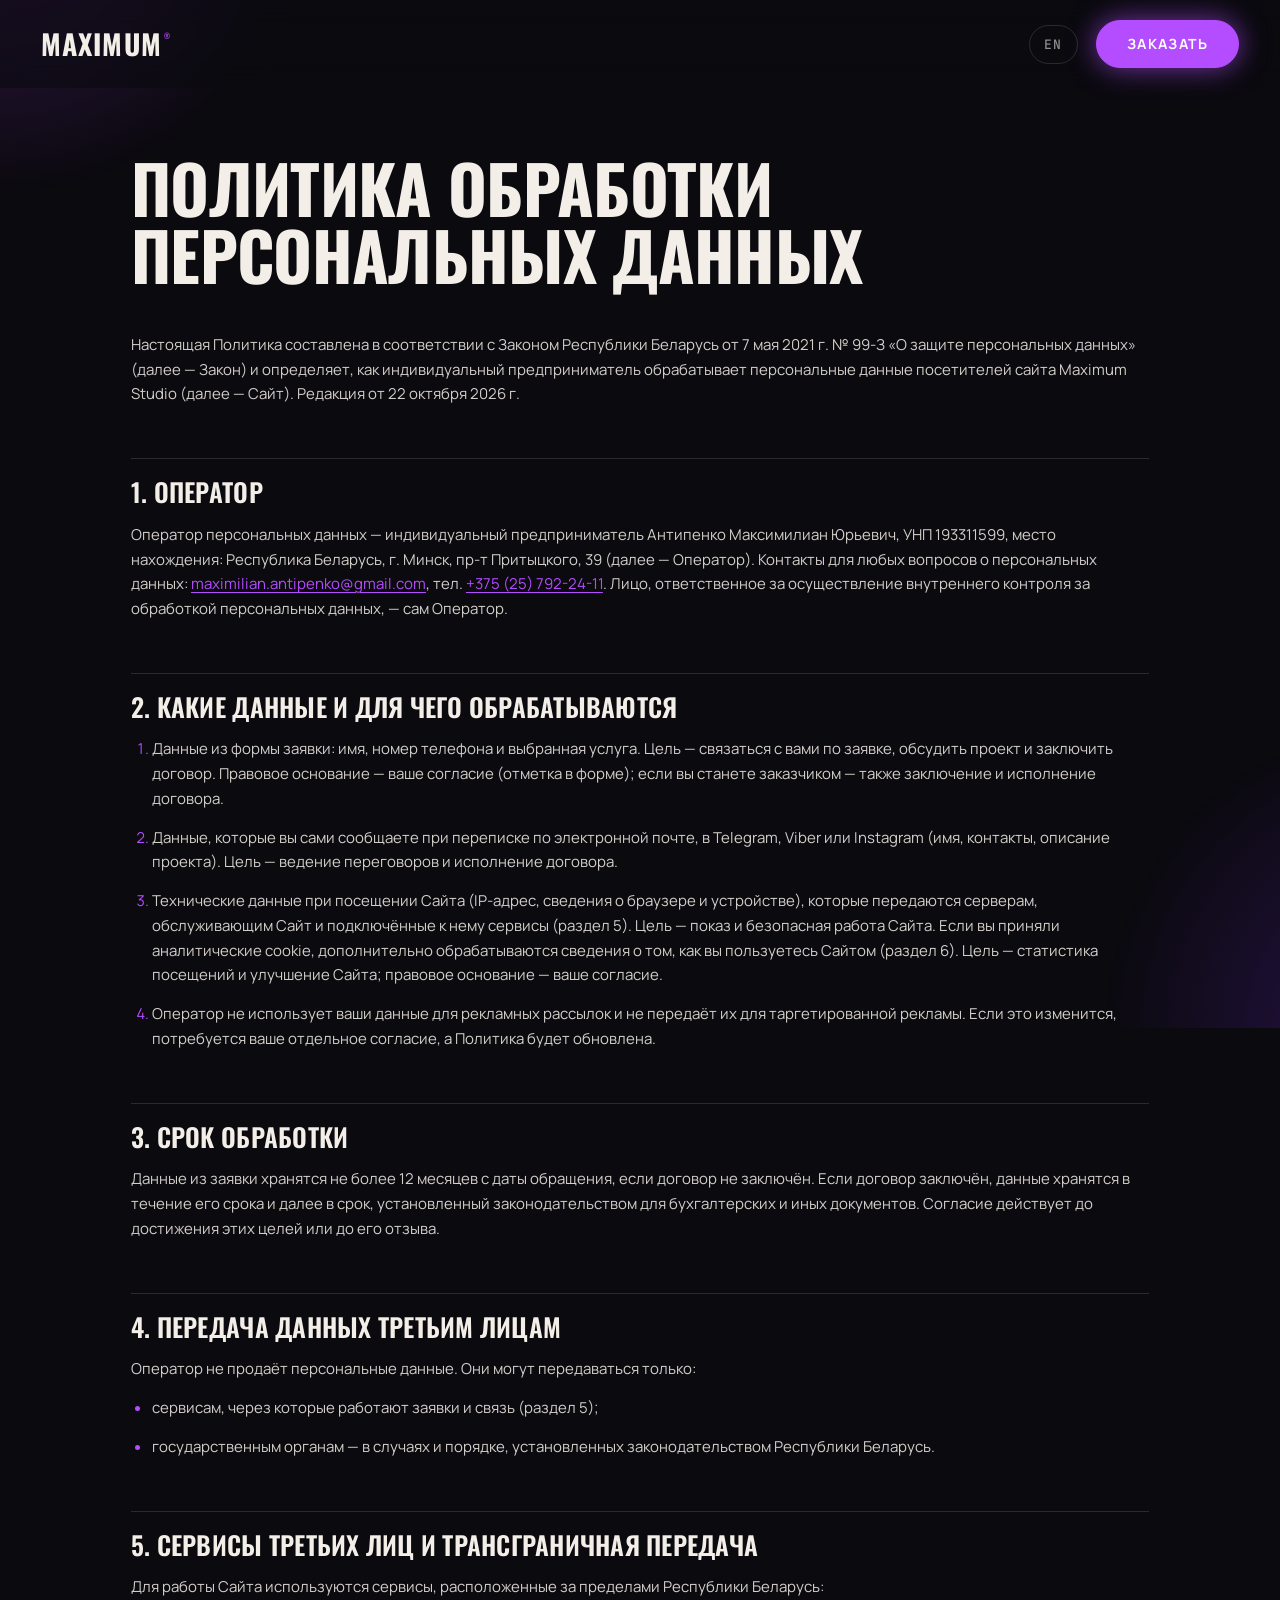
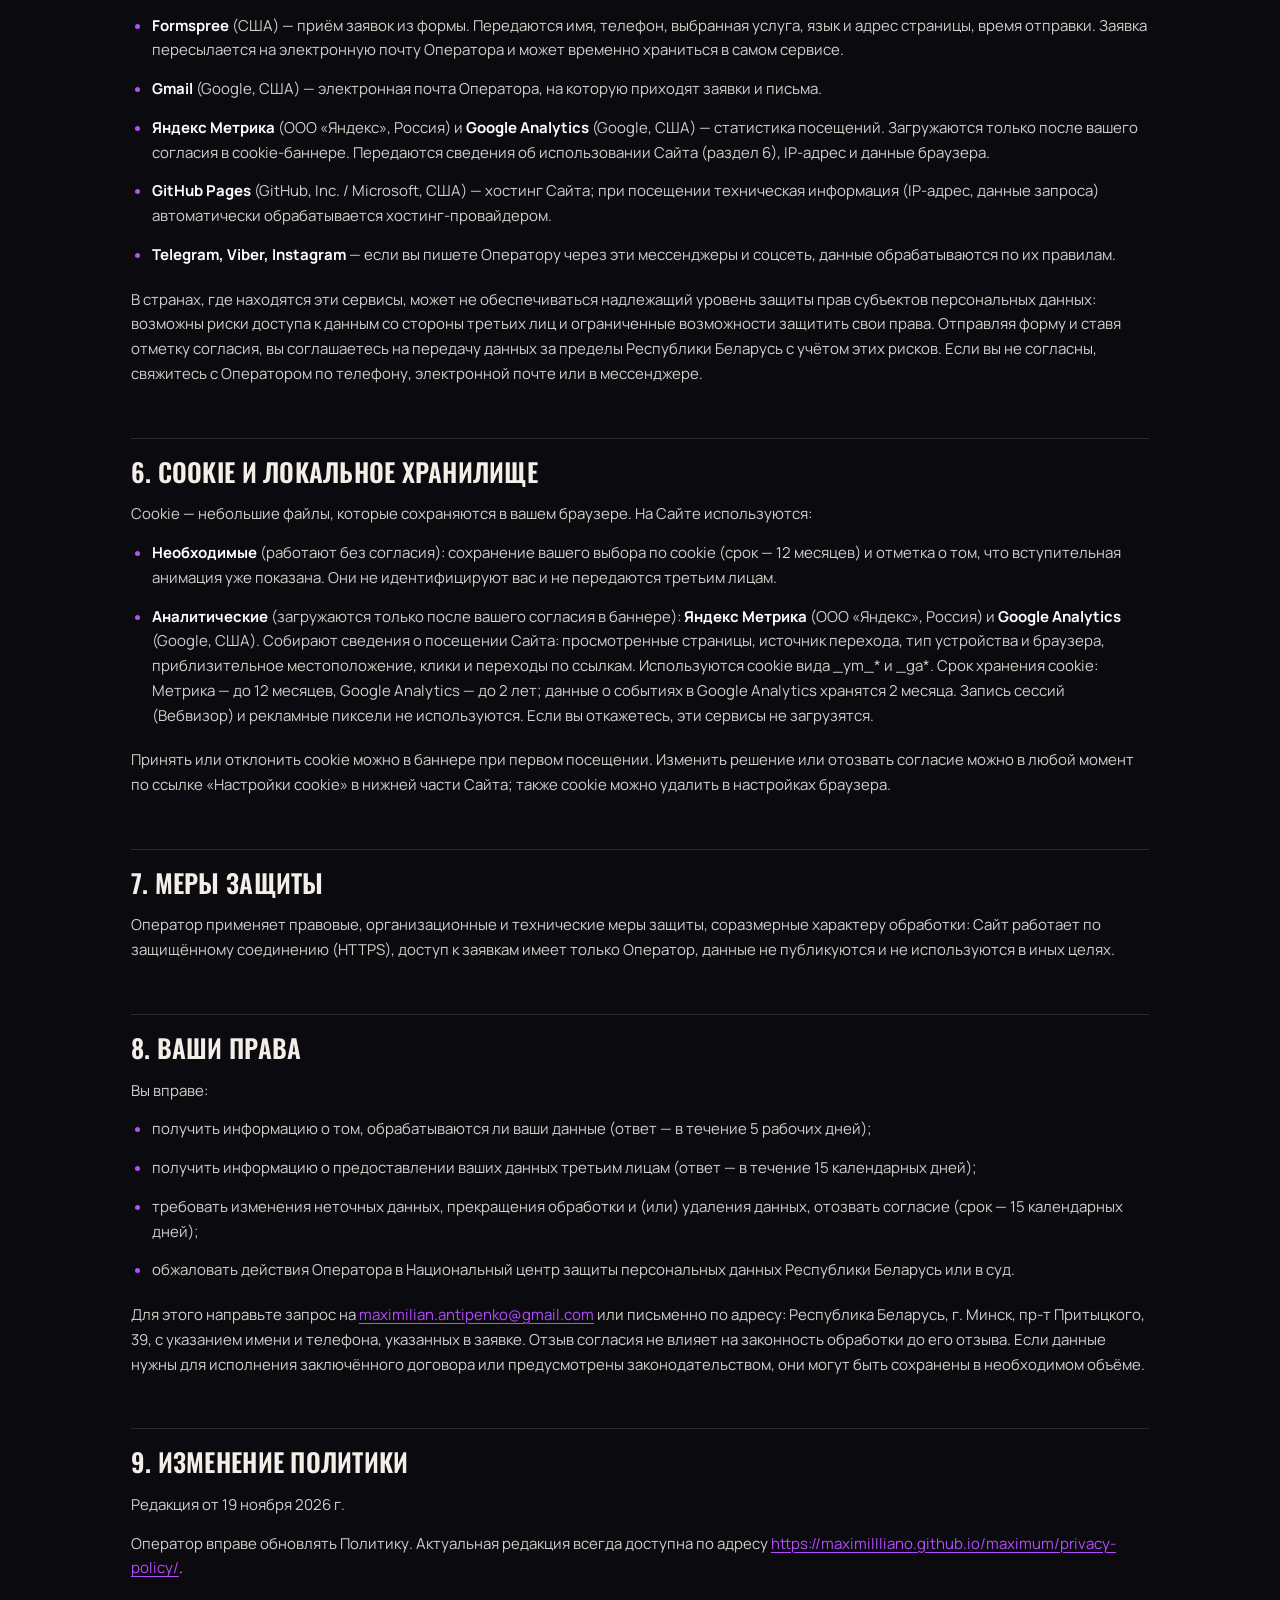
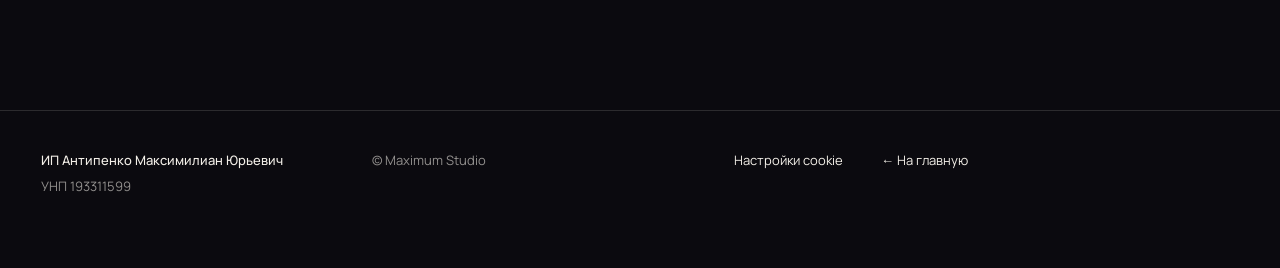
<file: privacy-policy/index.html>
<!DOCTYPE html>
<html lang="ru">
<head>
<meta charset="utf-8"><meta name="viewport" content="width=device-width, initial-scale=1">
<title>Политика обработки персональных данных — Maximum Studio</title>
<meta name="description" content="Политика обработки персональных данных и использования cookie веб-студии Maximum Studio.">

<meta name="robots" content="index, follow">
<link rel="canonical" href="https://maximillliano.github.io/maximum/privacy-policy/">
<link rel="alternate" hreflang="ru" href="https://maximillliano.github.io/maximum/privacy-policy/">
<link rel="alternate" hreflang="en" href="https://maximillliano.github.io/maximum/en/privacy-policy/">
<link rel="icon" href="../favicon.ico" sizes="any"><link rel="icon" href="../img/favicon-48.png" type="image/png" sizes="48x48"><link rel="icon" href="../img/favicon-32.png" type="image/png" sizes="32x32">
<link rel="stylesheet" href="../v2/css/fonts.css"><link rel="stylesheet" href="../v2/css/v2.css"><link rel="stylesheet" href="../v2/css/page.css">

</head>
<body>
<header class="nav"><a class="logo" href="../" aria-label="Maximum Studio">MAXIMUM<sup>®</sup></a><div class="nav-r"><a class="lang-link" href="../en/privacy-policy/" hreflang="en" lang="en">EN</a><a class="btn nav-cta" href="../#feedback"><span>Заказать</span></a></div></header>
<main class="doc">
<h1>Политика обработки персональных данных</h1>
<p>Настоящая Политика составлена в соответствии с Законом Республики Беларусь от 7 мая 2021 г. № 99-З «О защите персональных данных» (далее — Закон) и определяет, как индивидуальный предприниматель обрабатывает персональные данные посетителей сайта Maximum Studio (далее — Сайт). Редакция от 22 октября 2026 г.</p>

<h2>1. Оператор</h2>
<p>Оператор персональных данных — индивидуальный предприниматель Антипенко Максимилиан Юрьевич, УНП 193311599, место нахождения: Республика Беларусь, г. Минск, пр-т Притыцкого, 39 (далее — Оператор). Контакты для любых вопросов о персональных данных: <a href="mailto:maximilian.antipenko@gmail.com">maximilian.antipenko@gmail.com</a>, тел. <a href="tel:+375257922411">+375 (25) 792-24-11</a>. Лицо, ответственное за осуществление внутреннего контроля за обработкой персональных данных, — сам Оператор.</p>

<h2>2. Какие данные и для чего обрабатываются</h2>
<ol>
<li>Данные из формы заявки: имя, номер телефона и выбранная услуга. Цель — связаться с вами по заявке, обсудить проект и заключить договор. Правовое основание — ваше согласие (отметка в форме); если вы станете заказчиком — также заключение и исполнение договора.</li>
<li>Данные, которые вы сами сообщаете при переписке по электронной почте, в Telegram, Viber или Instagram (имя, контакты, описание проекта). Цель — ведение переговоров и исполнение договора.</li>
<li>Технические данные при посещении Сайта (IP-адрес, сведения о браузере и устройстве), которые передаются серверам, обслуживающим Сайт и подключённые к нему сервисы (раздел 5). Цель — показ и безопасная работа Сайта. Если вы приняли аналитические cookie, дополнительно обрабатываются сведения о том, как вы пользуетесь Сайтом (раздел 6). Цель — статистика посещений и улучшение Сайта; правовое основание — ваше согласие.</li>
<li>Оператор не использует ваши данные для рекламных рассылок и не передаёт их для таргетированной рекламы. Если это изменится, потребуется ваше отдельное согласие, а Политика будет обновлена.</li>
</ol>

<h2>3. Срок обработки</h2>
<p>Данные из заявки хранятся не более 12 месяцев с даты обращения, если договор не заключён. Если договор заключён, данные хранятся в течение его срока и далее в срок, установленный законодательством для бухгалтерских и иных документов. Согласие действует до достижения этих целей или до его отзыва.</p>

<h2>4. Передача данных третьим лицам</h2>
<p>Оператор не продаёт персональные данные. Они могут передаваться только:</p>
<ul>
<li>сервисам, через которые работают заявки и связь (раздел 5);</li>
<li>государственным органам — в случаях и порядке, установленных законодательством Республики Беларусь.</li>
</ul>

<h2 id="cross-border">5. Сервисы третьих лиц и трансграничная передача</h2>
<p>Для работы Сайта используются сервисы, расположенные за пределами Республики Беларусь:</p>
<ul>
<li><strong>Formspree</strong> (США) — приём заявок из формы. Передаются имя, телефон, выбранная услуга, язык и адрес страницы, время отправки. Заявка пересылается на электронную почту Оператора и может временно храниться в самом сервисе.</li>
<li><strong>Gmail</strong> (Google, США) — электронная почта Оператора, на которую приходят заявки и письма.</li>
<li><strong>Яндекс Метрика</strong> (ООО «Яндекс», Россия) и <strong>Google Analytics</strong> (Google, США) — статистика посещений. Загружаются только после вашего согласия в cookie-баннере. Передаются сведения об использовании Сайта (раздел 6), IP-адрес и данные браузера.</li>
<li><strong>GitHub Pages</strong> (GitHub, Inc. / Microsoft, США) — хостинг Сайта; при посещении техническая информация (IP-адрес, данные запроса) автоматически обрабатывается хостинг-провайдером.</li>
<li><strong>Telegram, Viber, Instagram</strong> — если вы пишете Оператору через эти мессенджеры и соцсеть, данные обрабатываются по их правилам.</li>
</ul>
<p>В странах, где находятся эти сервисы, может не обеспечиваться надлежащий уровень защиты прав субъектов персональных данных: возможны риски доступа к данным со стороны третьих лиц и ограниченные возможности защитить свои права. Отправляя форму и ставя отметку согласия, вы соглашаетесь на передачу данных за пределы Республики Беларусь с учётом этих рисков. Если вы не согласны, свяжитесь с Оператором по телефону, электронной почте или в мессенджере.</p>

<h2 id="cookies">6. Cookie и локальное хранилище</h2>
<p>Cookie — небольшие файлы, которые сохраняются в вашем браузере. На Сайте используются:</p>
<ul>
<li><strong>Необходимые</strong> (работают без согласия): сохранение вашего выбора по cookie (срок — 12 месяцев) и отметка о том, что вступительная анимация уже показана. Они не идентифицируют вас и не передаются третьим лицам.</li>
<li><strong>Аналитические</strong> (загружаются только после вашего согласия в баннере): <strong>Яндекс Метрика</strong> (ООО «Яндекс», Россия) и <strong>Google Analytics</strong> (Google, США). Собирают сведения о посещении Сайта: просмотренные страницы, источник перехода, тип устройства и браузера, приблизительное местоположение, клики и переходы по ссылкам. Используются cookie вида _ym_* и _ga*. Срок хранения cookie: Метрика — до 12 месяцев, Google Analytics — до 2 лет; данные о событиях в Google Analytics хранятся 2 месяца. Запись сессий (Вебвизор) и рекламные пиксели не используются. Если вы откажетесь, эти сервисы не загрузятся.</li>
</ul>
<p>Принять или отклонить cookie можно в баннере при первом посещении. Изменить решение или отозвать согласие можно в любой момент по ссылке «Настройки cookie» в нижней части Сайта; также cookie можно удалить в настройках браузера.</p>

<h2>7. Меры защиты</h2>
<p>Оператор применяет правовые, организационные и технические меры защиты, соразмерные характеру обработки: Сайт работает по защищённому соединению (HTTPS), доступ к заявкам имеет только Оператор, данные не публикуются и не используются в иных целях.</p>

<h2>8. Ваши права</h2>
<p>Вы вправе:</p>
<ul>
<li>получить информацию о том, обрабатываются ли ваши данные (ответ — в течение 5 рабочих дней);</li>
<li>получить информацию о предоставлении ваших данных третьим лицам (ответ — в течение 15 календарных дней);</li>
<li>требовать изменения неточных данных, прекращения обработки и (или) удаления данных, отозвать согласие (срок — 15 календарных дней);</li>
<li>обжаловать действия Оператора в Национальный центр защиты персональных данных Республики Беларусь или в суд.</li>
</ul>
<p>Для этого направьте запрос на <a href="mailto:maximilian.antipenko@gmail.com">maximilian.antipenko@gmail.com</a> или письменно по адресу: Республика Беларусь, г. Минск, пр-т Притыцкого, 39, с указанием имени и телефона, указанных в заявке. Отзыв согласия не влияет на законность обработки до его отзыва. Если данные нужны для исполнения заключённого договора или предусмотрены законодательством, они могут быть сохранены в необходимом объёме.</p>

<h2>9. Изменение Политики</h2>
<p>Редакция от 19 ноября 2026 г.</p>
<p>Оператор вправе обновлять Политику. Актуальная редакция всегда доступна по адресу <a href="https://maximillliano.github.io/maximum/privacy-policy/">https://maximillliano.github.io/maximum/privacy-policy/</a>.</p>
</main>
<footer><div class="fl"><div class="fl-c"><b>ИП Антипенко Максимилиан Юрьевич</b><span>УНП 193311599</span></div><div class="fl-c"><span>© Maximum Studio</span></div><div class="fl-r"><a href="../#cookie-settings">Настройки cookie</a><a href="../">← На главную</a></div></div></footer>
</body></html>
</file>
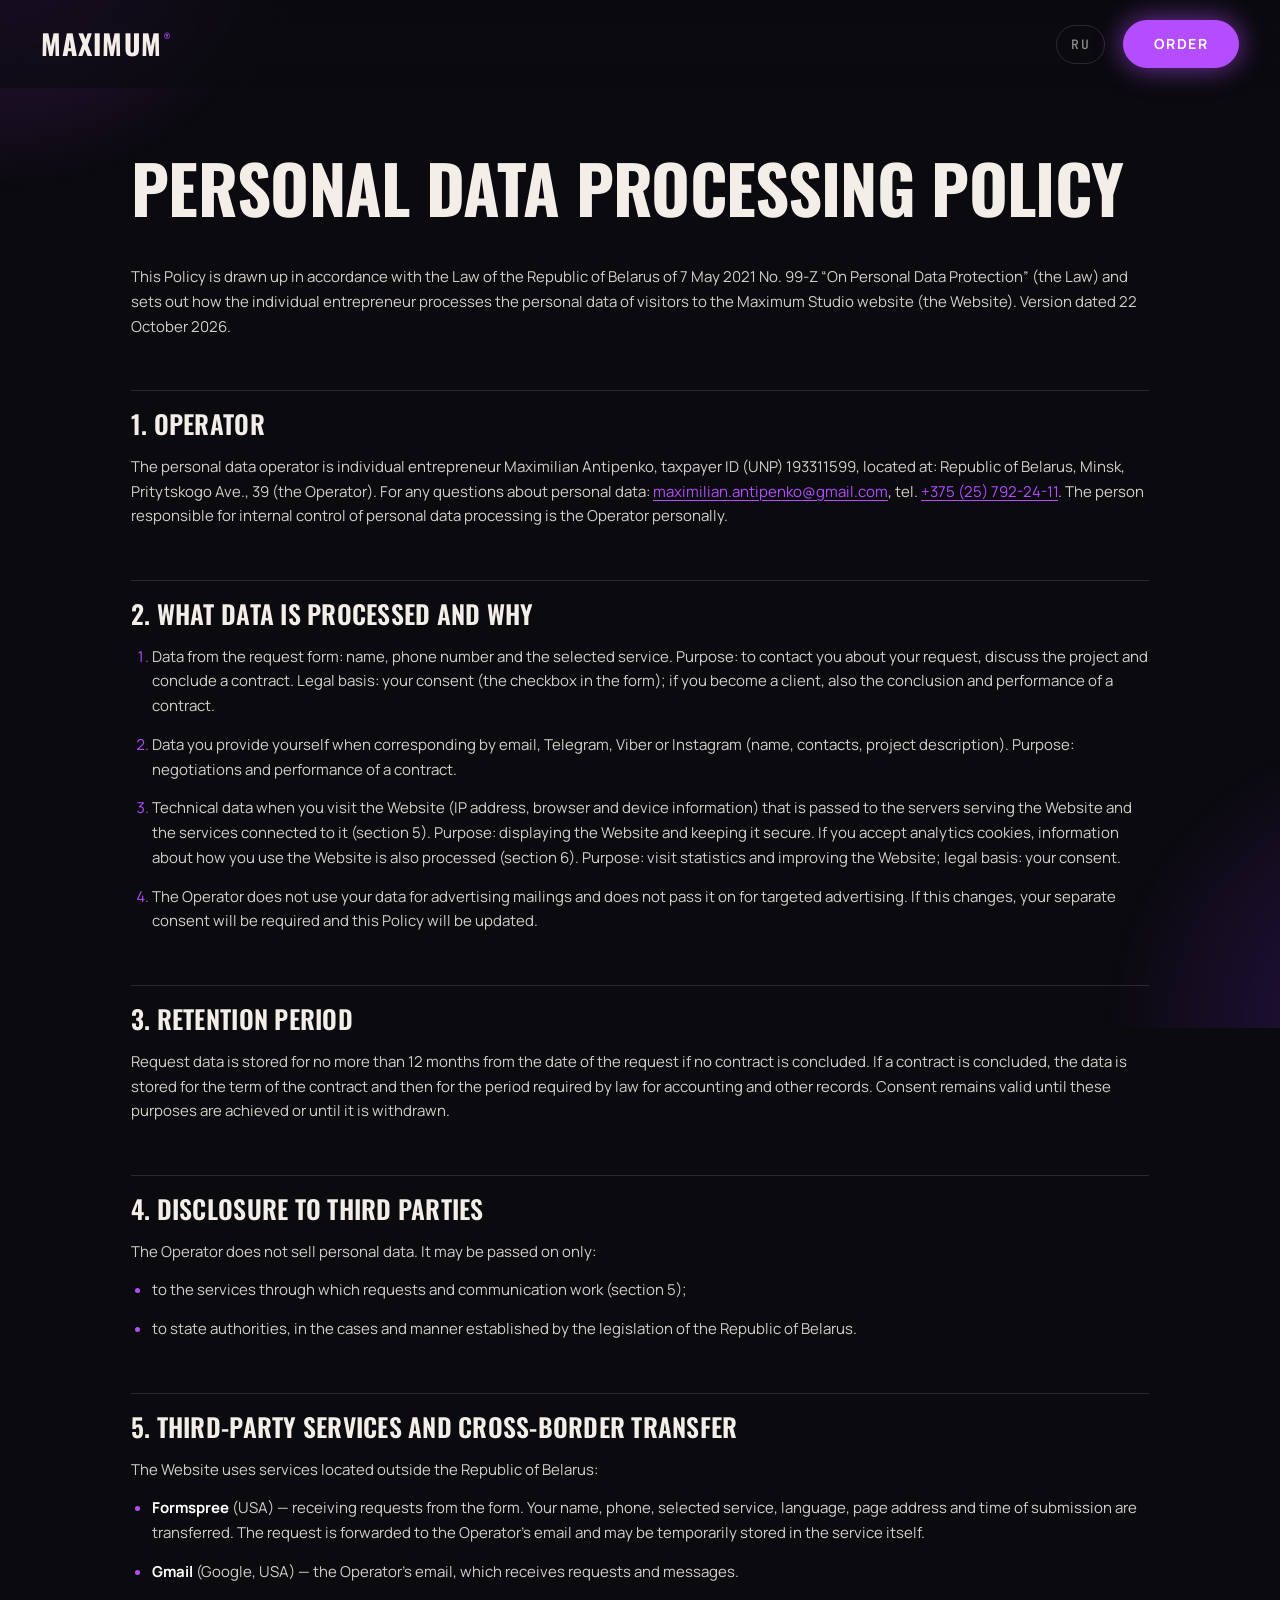
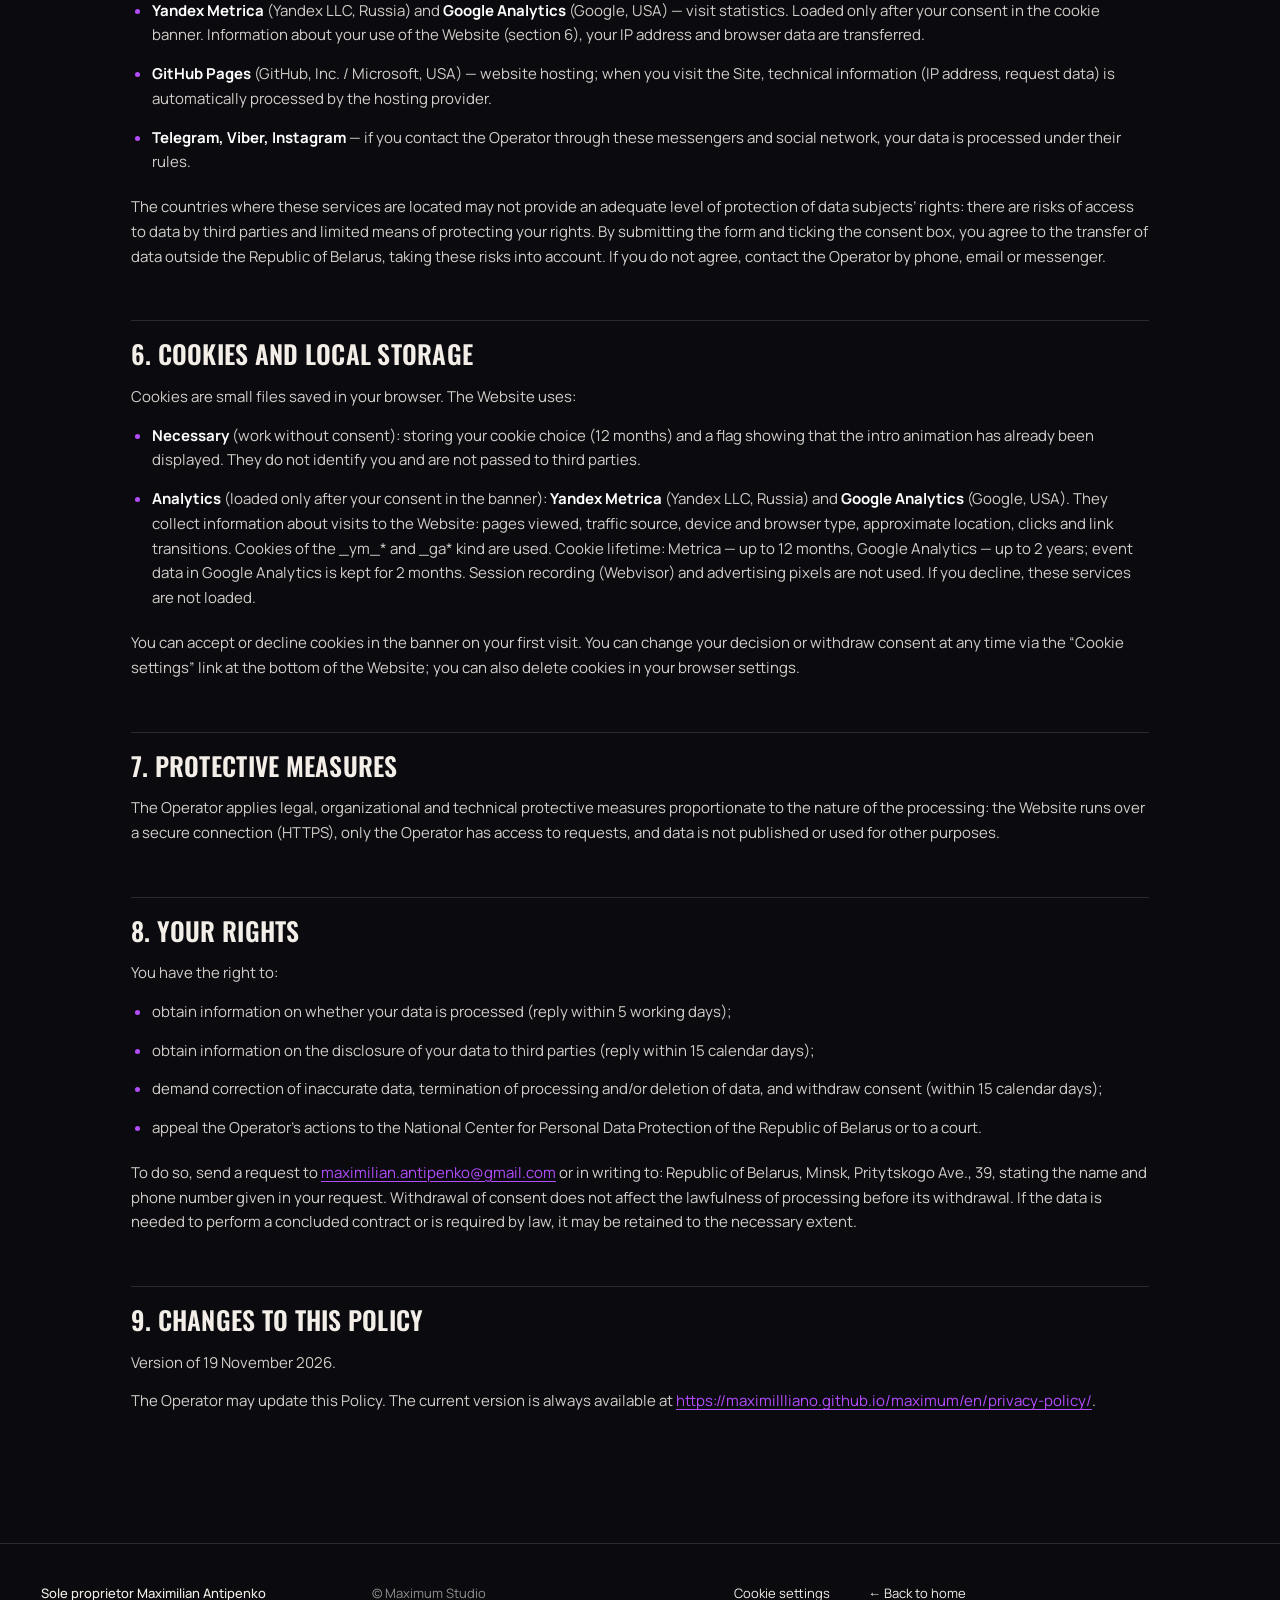
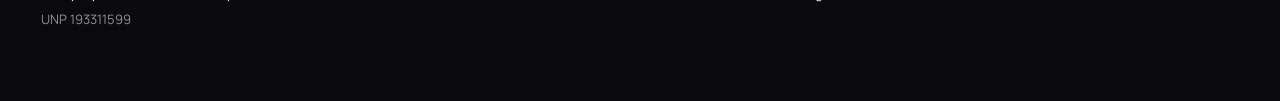
<file: en/privacy-policy/index.html>
<!DOCTYPE html>
<html lang="en">
<head>
<meta charset="utf-8"><meta name="viewport" content="width=device-width, initial-scale=1">
<title>Personal Data Processing Policy — Maximum Studio</title>
<meta name="description" content="Personal data processing and cookie policy of Maximum Studio web studio.">

<meta name="robots" content="index, follow">
<link rel="canonical" href="https://maximillliano.github.io/maximum/en/privacy-policy/">
<link rel="alternate" hreflang="ru" href="https://maximillliano.github.io/maximum/privacy-policy/">
<link rel="alternate" hreflang="en" href="https://maximillliano.github.io/maximum/en/privacy-policy/">
<link rel="icon" href="../../favicon.ico" sizes="any"><link rel="icon" href="../../img/favicon-48.png" type="image/png" sizes="48x48"><link rel="icon" href="../../img/favicon-32.png" type="image/png" sizes="32x32">
<link rel="stylesheet" href="../../v2/css/fonts.css"><link rel="stylesheet" href="../../v2/css/v2.css"><link rel="stylesheet" href="../../v2/css/page.css">

</head>
<body>
<header class="nav"><a class="logo" href="../" aria-label="Maximum Studio">MAXIMUM<sup>®</sup></a><div class="nav-r"><a class="lang-link" href="../../privacy-policy/" hreflang="ru" lang="ru">RU</a><a class="btn nav-cta" href="../#feedback"><span>Order</span></a></div></header>
<main class="doc">
<h1>Personal Data Processing Policy</h1>
<p>This Policy is drawn up in accordance with the Law of the Republic of Belarus of 7 May 2021 No. 99-Z “On Personal Data Protection” (the Law) and sets out how the individual entrepreneur processes the personal data of visitors to the Maximum Studio website (the Website). Version dated 22 October 2026.</p>

<h2>1. Operator</h2>
<p>The personal data operator is individual entrepreneur Maximilian Antipenko, taxpayer ID (UNP) 193311599, located at: Republic of Belarus, Minsk, Pritytskogo Ave., 39 (the Operator). For any questions about personal data: <a href="mailto:maximilian.antipenko@gmail.com">maximilian.antipenko@gmail.com</a>, tel. <a href="tel:+375257922411">+375 (25) 792-24-11</a>. The person responsible for internal control of personal data processing is the Operator personally.</p>

<h2>2. What data is processed and why</h2>
<ol>
<li>Data from the request form: name, phone number and the selected service. Purpose: to contact you about your request, discuss the project and conclude a contract. Legal basis: your consent (the checkbox in the form); if you become a client, also the conclusion and performance of a contract.</li>
<li>Data you provide yourself when corresponding by email, Telegram, Viber or Instagram (name, contacts, project description). Purpose: negotiations and performance of a contract.</li>
<li>Technical data when you visit the Website (IP address, browser and device information) that is passed to the servers serving the Website and the services connected to it (section 5). Purpose: displaying the Website and keeping it secure. If you accept analytics cookies, information about how you use the Website is also processed (section 6). Purpose: visit statistics and improving the Website; legal basis: your consent.</li>
<li>The Operator does not use your data for advertising mailings and does not pass it on for targeted advertising. If this changes, your separate consent will be required and this Policy will be updated.</li>
</ol>

<h2>3. Retention period</h2>
<p>Request data is stored for no more than 12 months from the date of the request if no contract is concluded. If a contract is concluded, the data is stored for the term of the contract and then for the period required by law for accounting and other records. Consent remains valid until these purposes are achieved or until it is withdrawn.</p>

<h2>4. Disclosure to third parties</h2>
<p>The Operator does not sell personal data. It may be passed on only:</p>
<ul>
<li>to the services through which requests and communication work (section 5);</li>
<li>to state authorities, in the cases and manner established by the legislation of the Republic of Belarus.</li>
</ul>

<h2 id="cross-border">5. Third-party services and cross-border transfer</h2>
<p>The Website uses services located outside the Republic of Belarus:</p>
<ul>
<li><strong>Formspree</strong> (USA) — receiving requests from the form. Your name, phone, selected service, language, page address and time of submission are transferred. The request is forwarded to the Operator’s email and may be temporarily stored in the service itself.</li>
<li><strong>Gmail</strong> (Google, USA) — the Operator’s email, which receives requests and messages.</li>
<li><strong>Yandex Metrica</strong> (Yandex LLC, Russia) and <strong>Google Analytics</strong> (Google, USA) — visit statistics. Loaded only after your consent in the cookie banner. Information about your use of the Website (section 6), your IP address and browser data are transferred.</li>
<li><strong>GitHub Pages</strong> (GitHub, Inc. / Microsoft, USA) — website hosting; when you visit the Site, technical information (IP address, request data) is automatically processed by the hosting provider.</li>
<li><strong>Telegram, Viber, Instagram</strong> — if you contact the Operator through these messengers and social network, your data is processed under their rules.</li>
</ul>
<p>The countries where these services are located may not provide an adequate level of protection of data subjects’ rights: there are risks of access to data by third parties and limited means of protecting your rights. By submitting the form and ticking the consent box, you agree to the transfer of data outside the Republic of Belarus, taking these risks into account. If you do not agree, contact the Operator by phone, email or messenger.</p>

<h2 id="cookies">6. Cookies and local storage</h2>
<p>Cookies are small files saved in your browser. The Website uses:</p>
<ul>
<li><strong>Necessary</strong> (work without consent): storing your cookie choice (12 months) and a flag showing that the intro animation has already been displayed. They do not identify you and are not passed to third parties.</li>
<li><strong>Analytics</strong> (loaded only after your consent in the banner): <strong>Yandex Metrica</strong> (Yandex LLC, Russia) and <strong>Google Analytics</strong> (Google, USA). They collect information about visits to the Website: pages viewed, traffic source, device and browser type, approximate location, clicks and link transitions. Cookies of the _ym_* and _ga* kind are used. Cookie lifetime: Metrica — up to 12 months, Google Analytics — up to 2 years; event data in Google Analytics is kept for 2 months. Session recording (Webvisor) and advertising pixels are not used. If you decline, these services are not loaded.</li>
</ul>
<p>You can accept or decline cookies in the banner on your first visit. You can change your decision or withdraw consent at any time via the “Cookie settings” link at the bottom of the Website; you can also delete cookies in your browser settings.</p>

<h2>7. Protective measures</h2>
<p>The Operator applies legal, organizational and technical protective measures proportionate to the nature of the processing: the Website runs over a secure connection (HTTPS), only the Operator has access to requests, and data is not published or used for other purposes.</p>

<h2>8. Your rights</h2>
<p>You have the right to:</p>
<ul>
<li>obtain information on whether your data is processed (reply within 5 working days);</li>
<li>obtain information on the disclosure of your data to third parties (reply within 15 calendar days);</li>
<li>demand correction of inaccurate data, termination of processing and/or deletion of data, and withdraw consent (within 15 calendar days);</li>
<li>appeal the Operator’s actions to the National Center for Personal Data Protection of the Republic of Belarus or to a court.</li>
</ul>
<p>To do so, send a request to <a href="mailto:maximilian.antipenko@gmail.com">maximilian.antipenko@gmail.com</a> or in writing to: Republic of Belarus, Minsk, Pritytskogo Ave., 39, stating the name and phone number given in your request. Withdrawal of consent does not affect the lawfulness of processing before its withdrawal. If the data is needed to perform a concluded contract or is required by law, it may be retained to the necessary extent.</p>

<h2>9. Changes to this Policy</h2>
<p>Version of 19 November 2026.</p>
<p>The Operator may update this Policy. The current version is always available at <a href="https://maximillliano.github.io/maximum/en/privacy-policy/">https://maximillliano.github.io/maximum/en/privacy-policy/</a>.</p>
</main>
<footer><div class="fl"><div class="fl-c"><b>Sole proprietor Maximilian Antipenko</b><span>UNP 193311599</span></div><div class="fl-c"><span>© Maximum Studio</span></div><div class="fl-r"><a href="../#cookie-settings">Cookie settings</a><a href="../">← Back to home</a></div></div></footer>
</body></html>
</file>
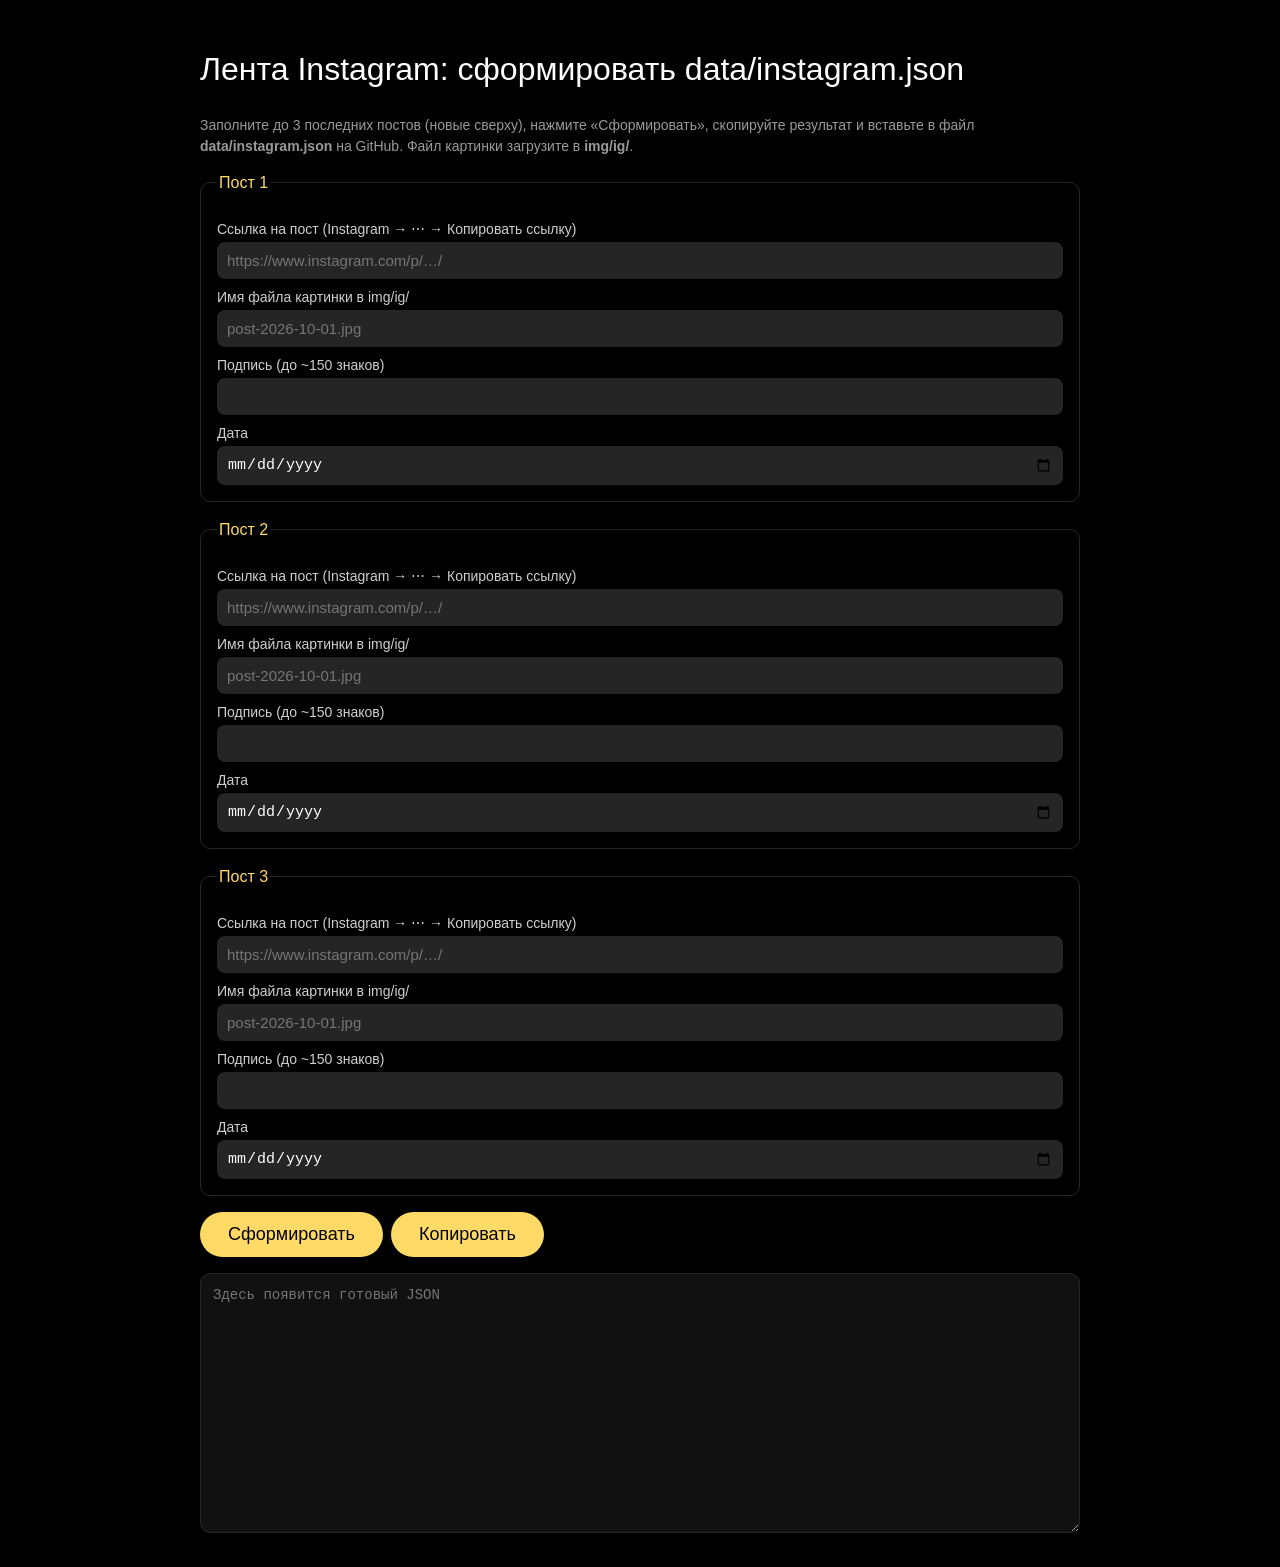
<file: tools/ig-helper.html>
<!DOCTYPE html>
<html lang="ru"><head><meta charset="utf-8"><meta name="viewport" content="width=device-width, initial-scale=1"><meta name="robots" content="noindex,nofollow">
<title>Помощник: лента Instagram</title>
<style>body{font:16px/1.5 Arial,sans-serif;background:#000;color:#fff;max-width:880px;margin:0 auto;padding:24px}h1{font-weight:500}fieldset{border:1px solid #252525;border-radius:10px;margin:0 0 16px;padding:16px}legend{color:#ffda66}
label{display:block;margin:8px 0 2px;font-size:14px;color:#cfcfcf}input{width:100%;box-sizing:border-box;background:#252525;border:0;border-radius:8px;color:#fff;padding:10px;font-size:15px}
button{background:#ffda66;border:0;border-radius:30px;padding:12px 28px;font-size:18px;cursor:pointer;margin-right:8px}button:hover{background:#fff}textarea{width:100%;box-sizing:border-box;height:260px;background:#111;color:#9f9;border:1px solid #252525;border-radius:10px;padding:12px;font:14px/1.4 monospace}
.hint{color:#9a9a9a;font-size:14px}</style></head><body>
<h1>Лента Instagram: сформировать data/instagram.json</h1>
<p class="hint">Заполните до 3 последних постов (новые сверху), нажмите «Сформировать», скопируйте результат и вставьте в файл <b>data/instagram.json</b> на GitHub. Файл картинки загрузите в <b>img/ig/</b>.</p>
<div id="f"></div><button id="go">Сформировать</button><button id="cp">Копировать</button>
<p></p><textarea id="out" readonly placeholder="Здесь появится готовый JSON"></textarea>
<script>
var f=document.getElementById('f');
for(var i=1;i<=3;i++)f.insertAdjacentHTML('beforeend','<fieldset><legend>Пост '+i+'</legend><label>Ссылка на пост (Instagram → ⋯ → Копировать ссылку)</label><input class="l" placeholder="https://www.instagram.com/p/…/"><label>Имя файла картинки в img/ig/</label><input class="m" placeholder="post-2026-10-01.jpg"><label>Подпись (до ~150 знаков)</label><input class="c" maxlength="200"><label>Дата</label><input class="d" type="date"></fieldset>');
document.getElementById('go').onclick=function(){var P=[];document.querySelectorAll('fieldset').forEach(function(s){var l=s.querySelector('.l').value.trim(),m=s.querySelector('.m').value.trim();if(!l||!m)return;P.push({permalink:l,image:'img/ig/'+m.replace(/^.*[\\/]/,''),caption:s.querySelector('.c').value.trim(),timestamp:s.querySelector('.d').value||new Date().toISOString().slice(0,10)})});document.getElementById('out').value=JSON.stringify({posts:P},null,2)};
document.getElementById('cp').onclick=function(){var o=document.getElementById('out');o.select();document.execCommand('copy')};
</script></body></html>
</file>
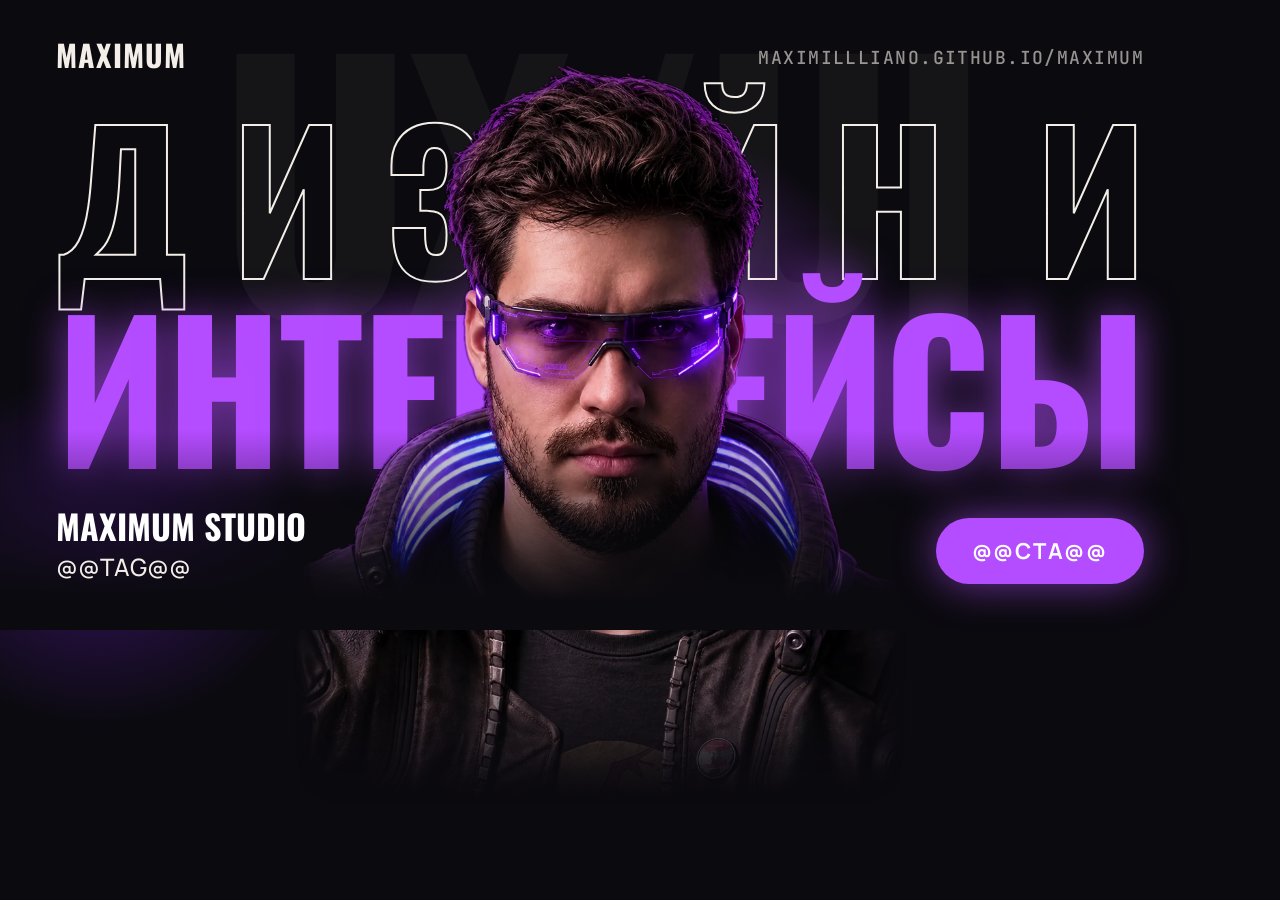
<file: v2/og-src.html>
<!doctype html><meta charset="utf-8"><link rel="stylesheet" href="css/fonts.css">
<style>
*{box-sizing:border-box;margin:0}
body{width:1200px;height:630px;overflow:hidden;background:#0B0A0F;position:relative;font-family:'Manrope',sans-serif;color:#f3efe8}
.g1{position:absolute;left:300px;top:20px;width:700px;height:700px;background:radial-gradient(closest-side,rgba(180,76,255,.55),transparent 70%)}
.g2{position:absolute;left:-200px;top:300px;width:600px;height:500px;background:radial-gradient(closest-side,rgba(123,34,230,.35),transparent 70%)}
.bg{position:absolute;left:0;right:0;top:40px;text-align:center;font:700 330px/.8 'Oswald';color:rgba(243,239,232,.04);letter-spacing:-.02em}
.h{position:absolute;left:56px;width:1088px;display:flex;font:700 188px/1 'Oswald';text-transform:uppercase;letter-spacing:-.015em;white-space:nowrap}
.h1{top:98px;color:transparent;-webkit-text-stroke:2px #f3efe8}
.h2{top:288px;color:#b44cff;text-shadow:0 0 40px rgba(180,76,255,.7)}
.me{position:absolute;left:50%;top:50px;height:760px;transform:translateX(-50%)}
.fade{position:absolute;left:0;right:0;bottom:0;height:200px;background:linear-gradient(transparent,#0B0A0F 85%)}
.logo{position:absolute;left:56px;top:40px;font:700 30px/1 'Oswald';letter-spacing:.04em;z-index:5}
.tag{position:absolute;left:56px;bottom:46px;z-index:5;font:500 24px/1.4 'Manrope';max-width:470px}
.tag b{display:block;font:700 34px/1.1 'Oswald';text-transform:uppercase;color:#fff;margin-bottom:6px}
.pill{position:absolute;right:56px;bottom:46px;z-index:5;background:#b44cff;color:#fff;font:700 22px/1 'Manrope';letter-spacing:.08em;text-transform:uppercase;padding:22px 36px;border-radius:99px;box-shadow:0 0 40px rgba(180,76,255,.6)}
.url{position:absolute;right:56px;top:46px;z-index:5;font:500 18px 'JetBrains Mono';opacity:.6;letter-spacing:.08em}
</style>
<div class="g2"></div><div class="g1"></div><div class="bg">UX/UI</div>
<div class="h h1">Дизайн и</div><div class="h h2">интерфейсы</div>
<img class="me" src="img/me.webp"><div class="fade"></div>
<div class="logo">MAXIMUM</div><div class="url">MAXIMILLLIANO.GITHUB.IO/MAXIMUM</div>
<div class="tag"><b>Maximum Studio</b>@@TAG@@</div><div class="pill">@@CTA@@</div>
<script>document.fonts.ready.then(()=>{document.querySelectorAll(".h").forEach((e,k)=>{e.innerHTML=[...e.textContent].map(c=>"<span>"+c+"</span>").join("");e.style.fontSize="190px";const sp=[...e.querySelectorAll("span")];let w=0;sp.forEach(x=>w+=x.getBoundingClientRect().width);if(w>1088){e.style.fontSize=190*1088/w+"px"}else{e.style.justifyContent="space-between"}});document.body.dataset.ok=1})</script>
</file>
<file: v2/css/fonts.css>
/* Шрифты v2 размещены на сайте (латиница + кириллица): обращений к серверам Google нет. Oswald — заголовки, Manrope — текст, JetBrains Mono — подписи. */
@font-face{font-family:'Oswald';font-style:normal;font-weight:500;font-display:swap;src:url(../fonts/oswald-cyrillic-500-normal.woff2) format('woff2');unicode-range:U+0301,U+0400-045F,U+0490-0491,U+04B0-04B1,U+2116}
@font-face{font-family:'Oswald';font-style:normal;font-weight:500;font-display:swap;src:url(../fonts/oswald-latin-500-normal.woff2) format('woff2');unicode-range:U+0000-00FF,U+0131,U+0152-0153,U+02BB-02BC,U+02C6,U+02DA,U+02DC,U+0304,U+0308,U+0329,U+2000-206F,U+20AC,U+2122,U+2191,U+2193,U+2212,U+2215,U+FEFF,U+FFFD}
@font-face{font-family:'Oswald';font-style:normal;font-weight:600;font-display:swap;src:url(../fonts/oswald-cyrillic-600-normal.woff2) format('woff2');unicode-range:U+0301,U+0400-045F,U+0490-0491,U+04B0-04B1,U+2116}
@font-face{font-family:'Oswald';font-style:normal;font-weight:600;font-display:swap;src:url(../fonts/oswald-latin-600-normal.woff2) format('woff2');unicode-range:U+0000-00FF,U+0131,U+0152-0153,U+02BB-02BC,U+02C6,U+02DA,U+02DC,U+0304,U+0308,U+0329,U+2000-206F,U+20AC,U+2122,U+2191,U+2193,U+2212,U+2215,U+FEFF,U+FFFD}
@font-face{font-family:'Oswald';font-style:normal;font-weight:700;font-display:swap;src:url(../fonts/oswald-cyrillic-700-normal.woff2) format('woff2');unicode-range:U+0301,U+0400-045F,U+0490-0491,U+04B0-04B1,U+2116}
@font-face{font-family:'Oswald';font-style:normal;font-weight:700;font-display:swap;src:url(../fonts/oswald-latin-700-normal.woff2) format('woff2');unicode-range:U+0000-00FF,U+0131,U+0152-0153,U+02BB-02BC,U+02C6,U+02DA,U+02DC,U+0304,U+0308,U+0329,U+2000-206F,U+20AC,U+2122,U+2191,U+2193,U+2212,U+2215,U+FEFF,U+FFFD}
@font-face{font-family:'Manrope';font-style:normal;font-weight:400;font-display:swap;src:url(../fonts/manrope-cyrillic-400-normal.woff2) format('woff2');unicode-range:U+0301,U+0400-045F,U+0490-0491,U+04B0-04B1,U+2116}
@font-face{font-family:'Manrope';font-style:normal;font-weight:400;font-display:swap;src:url(../fonts/manrope-latin-400-normal.woff2) format('woff2');unicode-range:U+0000-00FF,U+0131,U+0152-0153,U+02BB-02BC,U+02C6,U+02DA,U+02DC,U+0304,U+0308,U+0329,U+2000-206F,U+20AC,U+2122,U+2191,U+2193,U+2212,U+2215,U+FEFF,U+FFFD}
@font-face{font-family:'Manrope';font-style:normal;font-weight:500;font-display:swap;src:url(../fonts/manrope-cyrillic-500-normal.woff2) format('woff2');unicode-range:U+0301,U+0400-045F,U+0490-0491,U+04B0-04B1,U+2116}
@font-face{font-family:'Manrope';font-style:normal;font-weight:500;font-display:swap;src:url(../fonts/manrope-latin-500-normal.woff2) format('woff2');unicode-range:U+0000-00FF,U+0131,U+0152-0153,U+02BB-02BC,U+02C6,U+02DA,U+02DC,U+0304,U+0308,U+0329,U+2000-206F,U+20AC,U+2122,U+2191,U+2193,U+2212,U+2215,U+FEFF,U+FFFD}
@font-face{font-family:'Manrope';font-style:normal;font-weight:700;font-display:swap;src:url(../fonts/manrope-cyrillic-700-normal.woff2) format('woff2');unicode-range:U+0301,U+0400-045F,U+0490-0491,U+04B0-04B1,U+2116}
@font-face{font-family:'Manrope';font-style:normal;font-weight:700;font-display:swap;src:url(../fonts/manrope-latin-700-normal.woff2) format('woff2');unicode-range:U+0000-00FF,U+0131,U+0152-0153,U+02BB-02BC,U+02C6,U+02DA,U+02DC,U+0304,U+0308,U+0329,U+2000-206F,U+20AC,U+2122,U+2191,U+2193,U+2212,U+2215,U+FEFF,U+FFFD}
@font-face{font-family:'JetBrains Mono';font-style:normal;font-weight:400;font-display:swap;src:url(../fonts/jetbrains-mono-cyrillic-400-normal.woff2) format('woff2');unicode-range:U+0301,U+0400-045F,U+0490-0491,U+04B0-04B1,U+2116}
@font-face{font-family:'JetBrains Mono';font-style:normal;font-weight:400;font-display:swap;src:url(../fonts/jetbrains-mono-latin-400-normal.woff2) format('woff2');unicode-range:U+0000-00FF,U+0131,U+0152-0153,U+02BB-02BC,U+02C6,U+02DA,U+02DC,U+0304,U+0308,U+0329,U+2000-206F,U+20AC,U+2122,U+2191,U+2193,U+2212,U+2215,U+FEFF,U+FFFD}
@font-face{font-family:'JetBrains Mono';font-style:normal;font-weight:500;font-display:swap;src:url(../fonts/jetbrains-mono-cyrillic-500-normal.woff2) format('woff2');unicode-range:U+0301,U+0400-045F,U+0490-0491,U+04B0-04B1,U+2116}
@font-face{font-family:'JetBrains Mono';font-style:normal;font-weight:500;font-display:swap;src:url(../fonts/jetbrains-mono-latin-500-normal.woff2) format('woff2');unicode-range:U+0000-00FF,U+0131,U+0152-0153,U+02BB-02BC,U+02C6,U+02DA,U+02DC,U+0304,U+0308,U+0329,U+2000-206F,U+20AC,U+2122,U+2191,U+2193,U+2212,U+2215,U+FEFF,U+FFFD}
</file>
<file: v2/css/v2.css>
/* ============================================================
   Maximum Studio — версия 2 (тёмная, типографика-first)
   Шрифты: Oswald (заголовки) · Manrope (текст) · JetBrains Mono (подписи) — см. fonts.css
   Меняйте цвета и шрифты только в :root
   ============================================================ */
:root{
  --bg:#0B0A0F;--bg2:#14121a;--fg:#f3efe8;--mut:rgba(243,239,232,.58);--line:rgba(243,239,232,.14);--y:#b44cff;--pan:#7b22e6;--glow:0 0 28px rgba(180,76,255,.65);--red:#ff7a7a;
  --disp:'Oswald','Arial Narrow',Arial,sans-serif;--body:'Manrope',Arial,sans-serif;--mono:'JetBrains Mono',ui-monospace,Menlo,monospace;
  --pad:clamp(18px,3.2vw,56px);--ease:cubic-bezier(.76,0,.24,1);--out:cubic-bezier(.16,1,.3,1)
}
*,*::before,*::after{box-sizing:border-box}
html{scroll-behavior:smooth;-webkit-text-size-adjust:100%;scroll-padding-top:80px}
body{margin:0;background:var(--bg);color:var(--fg);font:400 clamp(15px,1.1vw,17px)/1.55 var(--body);overflow-x:hidden;-webkit-font-smoothing:antialiased}
body.lock{overflow:hidden}
img{display:block;max-width:100%;height:auto}a{color:inherit;text-decoration:none}button{font:inherit;color:inherit;background:none;border:0;cursor:pointer;padding:0}
h1,h2,h3,h4,p,ul,ol,blockquote{margin:0;padding:0}ul,ol{list-style:none}
::selection{background:var(--y);color:#fff}
:focus-visible{outline:2px solid var(--y);outline-offset:3px}
.mono{font-family:var(--mono);font-size:clamp(11px,.8vw,13px);letter-spacing:.08em;text-transform:uppercase;font-weight:400}
.eyebrow{color:var(--mut)}
section{position:relative;padding:clamp(60px,8vw,130px) var(--pad)}
.big-h{font:700 clamp(42px,8.6vw,170px)/.92 var(--disp);text-transform:uppercase;letter-spacing:-.01em}
.sec-h{margin-bottom:clamp(32px,5vw,90px)}.sec-h .eyebrow{margin-bottom:18px}
.out{color:transparent;-webkit-text-stroke:1.5px var(--fg)}

/* ---------- прелоадер ---------- */
.prog{position:fixed;left:0;top:0;height:2px;width:100%;background:var(--y);transform-origin:0 50%;transform:scaleX(0);z-index:90}

/* ---------- шапка ---------- */
.nav{position:fixed;inset:0 0 auto 0;z-index:80;display:flex;align-items:center;justify-content:space-between;gap:24px;padding:18px var(--pad);transition:transform .5s var(--out),background .4s,backdrop-filter .4s}
.nav.stuck{background:rgba(11,10,15,.72);-webkit-backdrop-filter:blur(14px);backdrop-filter:blur(14px)}
.nav.hide{transform:translateY(-110%)}
.logo{font:700 24px/1 var(--disp);letter-spacing:.04em}.logo sup{font:400 10px var(--mono);color:var(--y);margin-left:2px;vertical-align:top}
.links{display:flex;gap:clamp(18px,2.4vw,40px)}
.links a{font:500 12px/1 var(--body);letter-spacing:.1em;text-transform:uppercase;display:flex;gap:6px;align-items:flex-start;transition:color .3s}
.links a span{font:400 9px var(--mono);color:var(--y)}.links a:hover{color:var(--y)}
.nav-r{display:flex;align-items:center;gap:14px}
.burger{display:none;width:44px;height:44px;border:1px solid var(--line);border-radius:50%;position:relative}
.burger span{position:absolute;left:13px;right:13px;height:1.5px;background:var(--fg);transition:transform .4s var(--out)}.burger span:first-child{top:18px}.burger span:last-child{top:25px}
.lang{position:relative}.lang-cur{display:flex;align-items:center;gap:4px;font:500 12px var(--mono);letter-spacing:.1em;padding:10px 4px}
.lang-cur svg{width:12px;height:12px;fill:none;stroke:currentColor;stroke-width:2.4;transition:transform .3s}.lang.open .lang-cur svg{transform:rotate(180deg)}
.lang ul{position:absolute;right:0;top:100%;min-width:72px;background:var(--bg2);border:1px solid var(--line);border-radius:12px;padding:6px;opacity:0;visibility:hidden;transform:translateY(-6px);transition:.25s}
.lang.open ul{opacity:1;visibility:visible;transform:none}.lang li a{display:block;padding:8px 12px;border-radius:8px;font:500 12px var(--mono);letter-spacing:.1em}.lang li a:hover,.lang li.on a{background:rgba(255,255,255,.08);color:var(--y)}

/* ---------- кнопки ---------- */
.btn{position:relative;display:inline-flex;align-items:center;justify-content:center;gap:12px;overflow:hidden;isolation:isolate;padding:13px 24px;border:1px solid var(--line);border-radius:999px;font:700 12px/1 var(--body);letter-spacing:.1em;text-transform:uppercase;white-space:nowrap;transition:color .4s,border-color .4s,transform .3s var(--out)}
.btn::before{content:"";position:absolute;inset:0;z-index:-1;background:var(--y);transform:translateY(101%);transition:transform .5s var(--out);border-radius:inherit}
.btn:hover{color:#fff;border-color:var(--y)}.btn:hover::before{transform:none}
.btn svg{width:16px;height:16px;fill:none;stroke:currentColor;stroke-width:3;stroke-linecap:round;stroke-linejoin:round;transition:transform .4s var(--out)}
.btn-lg{padding:20px 34px;background:var(--y);color:#fff;border-color:var(--y);font-size:13px}.btn-lg::before{background:var(--fg)}
.btn.ghost{border-color:var(--line)}
.ic{width:20px;height:20px;fill:currentColor}

/* ---------- меню (мобильное) ---------- */
.menu{position:fixed;inset:0;z-index:150;background:var(--bg);padding:90px var(--pad) var(--pad);display:flex;flex-direction:column;justify-content:space-between;clip-path:inset(0 0 100% 0);visibility:hidden;transition:clip-path .8s var(--ease),visibility 0s .8s;overflow:auto}
.menu.open{clip-path:inset(0);visibility:visible;transition:clip-path .8s var(--ease)}
.menu-x{position:absolute;top:14px;right:var(--pad);width:48px;height:48px;border:1px solid var(--line);border-radius:50%;font-size:28px;line-height:1}
.menu nav{display:flex;flex-direction:column}.menu nav a{font:700 clamp(44px,13vw,110px)/1.05 var(--disp);text-transform:uppercase;border-bottom:1px solid var(--line);padding:8px 0;display:flex;align-items:baseline;gap:14px}
.menu nav a i{font:400 12px var(--mono);color:var(--y)}
.menu-b{display:flex;flex-wrap:wrap;align-items:center;gap:16px 24px;margin-top:28px}.menu-b .tel{font:500 15px var(--mono)}

/* ---------- hero ---------- */
.hero{min-height:100svh;padding-top:clamp(96px,10vw,140px);padding-bottom:clamp(24px,3vw,48px);display:flex;flex-direction:column;justify-content:space-between;overflow:hidden}
.hero-top{display:flex;justify-content:space-between;gap:16px;color:var(--mut);position:relative;z-index:3}
.hero-fig{position:absolute;left:50%;bottom:0;width:min(78vw,980px,118svh);aspect-ratio:1;transform:translateX(-50%);z-index:1;pointer-events:none}
.hero-ph{position:absolute;inset:0;will-change:transform}
.hero-ph img{width:100%;height:100%;object-fit:cover;filter:brightness(.82) contrast(1.22);mix-blend-mode:lighten;-webkit-mask-image:radial-gradient(closest-side,#000 52%,transparent 100%);mask-image:radial-gradient(closest-side,#000 52%,transparent 100%)}
.hero::after{content:"";position:absolute;left:0;right:0;bottom:0;height:34%;background:linear-gradient(0deg,var(--bg),transparent);z-index:2;pointer-events:none}
.hero-h{position:relative;z-index:3;font:700 clamp(58px,16.2vw,330px)/.86 var(--disp);text-transform:uppercase;letter-spacing:-.015em;margin:auto 0}
.hero-h .ln{display:block;overflow:hidden;padding-top:.04em}.hero-h .r{text-align:right}
.hero-h .fill{color:var(--y)}.hero-h .out{-webkit-text-stroke:2px var(--fg)}
.hero-bot{position:relative;z-index:3;display:flex;justify-content:space-between;align-items:flex-end;gap:24px 48px;flex-wrap:wrap}
.hero-p{max-width:420px;color:var(--fg);font-size:clamp(15px,1.15vw,19px);line-height:1.5}
.hero-cta{display:flex;align-items:center;gap:28px}
.scroll{display:flex;align-items:center;gap:12px;color:var(--mut)}.scroll i{display:block;width:1px;height:42px;background:var(--line);position:relative;overflow:hidden}
.scroll i::after{content:"";position:absolute;left:0;top:-50%;width:100%;height:50%;background:var(--y);animation:drop 2s var(--ease) infinite}
@keyframes drop{to{top:110%}}

/* ---------- бегущие ленты ---------- */
.mq{overflow:hidden;border-block:1px solid var(--line);padding-block:clamp(14px,2vw,28px);-webkit-user-select:none;user-select:none}
.mq-t{display:flex;align-items:center;width:max-content;animation:mq var(--sp,48s) linear infinite;will-change:transform}
.mq-t>*{flex:none;margin-right:clamp(20px,3vw,56px)}.mq:hover .mq-t{animation-play-state:paused}
.mq.rev .mq-t{animation-direction:reverse}
@keyframes mq{to{transform:translateX(-50%)}}
.mq-big .mq-t span{font:700 clamp(54px,12vw,200px)/1 var(--disp);text-transform:uppercase}.mq-big .mq-t .o{color:transparent;-webkit-text-stroke:1.5px var(--fg)}
.mq-big .mq-t i,.mq-foot .mq-t i{font-style:normal;color:var(--y);font-size:clamp(24px,4vw,64px)}
.mq-chip{border:0;padding-block:8px}.mq-chip .mq-t span{font:500 clamp(18px,2vw,32px)/1 var(--body);padding:16px 30px;border:1px solid var(--line);border-radius:999px;margin-right:0}
.mq-chip .mq-t i{font-style:normal;color:var(--y);margin:0 clamp(14px,1.6vw,26px)}
.mq-foot{border:0;--sp:70s}.mq-foot .mq-t span{font:700 clamp(70px,16vw,280px)/1 var(--disp)}.mq-foot .mq-t .o{color:transparent;-webkit-text-stroke:1.5px var(--fg)}

/* ---------- reveal ---------- */
.js .rv{opacity:0;transform:translateY(46px);transition:opacity 1s var(--out) var(--d,0s),transform 1.1s var(--out) var(--d,0s)}
.js .rv.in{opacity:1;transform:none}
.js .hero-h .ln-i{display:block;transform:translateY(108%);transition:transform 1.2s var(--out)}
.js .hero-h .ln:nth-child(2) .ln-i{transition-delay:.12s}
.js.ready .hero-h .ln-i{transform:none}
.js .hero-top,.js .hero-bot{opacity:0;transition:opacity 1s .5s}.js.ready .hero-top,.js.ready .hero-bot{opacity:1}
.js .hero-ph{opacity:0;transform:scale(1.12);transition:opacity 1.6s .1s,transform 2.2s var(--out)}.js.ready .hero-ph{opacity:1;transform:none}
.js .pcard-im,.js .sv-im{clip-path:inset(0 0 100% 0)}
.js .pcard.in .pcard-im{clip-path:inset(0);transition:clip-path 1.2s var(--ease) var(--d,0s)}
.js .pcard-im img{transform:scale(1.25);transition:transform 1.6s var(--out) var(--d,0s)}.js .pcard.in .pcard-im img{transform:none}

/* ---------- about ---------- */
.about{padding-bottom:clamp(40px,5vw,80px)}
.about-p{font:500 clamp(26px,3.7vw,68px)/1.14 var(--body);letter-spacing:-.02em;max-width:22em;margin-bottom:clamp(48px,7vw,120px)}
.about-p .w{opacity:var(--o,1);transition:opacity .25s}
.stats{display:grid;grid-template-columns:repeat(3,1fr);gap:24px;border-top:1px solid var(--line)}
.st{padding:clamp(18px,2vw,32px) 0;border-right:1px solid var(--line);padding-right:16px}.st+.st{padding-left:clamp(16px,2vw,32px)}.st:last-child{border-right:0}
.st b{display:block;font:700 clamp(64px,13vw,240px)/.95 var(--disp);color:var(--y);letter-spacing:-.02em}.st span{display:block;margin-top:10px;color:var(--mut)}
.sat{max-width:760px;margin-top:clamp(28px,3vw,48px);color:var(--mut);font-size:clamp(15px,1.3vw,21px)}
.ruler{display:flex;justify-content:space-between;align-items:flex-end;margin-top:clamp(48px,7vw,110px);border-bottom:1px solid var(--line);height:clamp(80px,10vw,150px)}
.ruler span{font:400 11px var(--mono);color:var(--mut);position:relative;padding-bottom:8px;min-width:1.5em;text-align:center}
.ruler span::before{content:"";position:absolute;left:50%;bottom:0;width:1px;height:var(--h,40px);background:linear-gradient(0deg,var(--y),transparent);transform-origin:50% 100%;transform:scaleY(0);transition:transform 1.2s var(--out) var(--t,0s)}
.ruler.in span::before,html:not(.js) .ruler span::before{transform:none}
.ruler span:nth-child(1),.ruler span:nth-child(9){--h:30px;--t:0s}.ruler span:nth-child(2),.ruler span:nth-child(8){--h:50px;--t:.08s}.ruler span:nth-child(3),.ruler span:nth-child(7){--h:70px;--t:.16s}.ruler span:nth-child(4),.ruler span:nth-child(6){--h:95px;--t:.24s}.ruler span:nth-child(5){--h:120px;--t:.32s}
.ruler span{padding-bottom:calc(var(--h,40px) + 8px)}.ruler span::before{bottom:calc(0px)}

/* ---------- основатель: коллекционная карточка ---------- */
.founder{display:grid;grid-template-columns:minmax(300px,.8fr) 1.2fr;gap:clamp(32px,6vw,120px);align-items:start}
.fo-card{position:sticky;top:96px;aspect-ratio:3/4.1;max-width:480px;width:100%;border-radius:26px;border:1px solid var(--line);background:linear-gradient(160deg,#1c1924,#0e0d13 60%);padding:18px;display:flex;flex-direction:column;overflow:hidden;transform-style:preserve-3d;transition:transform .5s var(--out);will-change:transform;box-shadow:0 40px 80px -30px rgba(0,0,0,.8),inset 0 0 0 1px rgba(180,76,255,.06)}
.fo-card-top{display:flex;justify-content:space-between;color:var(--y)}
.fo-photo{flex:1;margin:14px 0;border-radius:16px;overflow:hidden;position:relative;background:#18171d}.fo-photo img{width:100%;height:100%;object-fit:cover;object-position:50% 20%;transition:transform 1.2s var(--out)}.fo-card:hover .fo-photo img{transform:scale(1.05)}
.fo-card-b h2{font:700 clamp(26px,2.4vw,40px)/1 var(--disp);text-transform:uppercase;margin:6px 0}.role{color:var(--mut)}
.sheen{position:absolute;inset:0;pointer-events:none;background:radial-gradient(circle at var(--mx,50%) var(--my,0%),rgba(214,170,255,.28),transparent 45%);mix-blend-mode:soft-light;opacity:0;transition:opacity .4s}
.fo-card:hover .sheen,.pcard:hover .sheen{opacity:1}
.fo-txt{display:grid;gap:clamp(24px,3vw,44px)}.fo-txt article{padding-top:22px;border-top:1px solid var(--line)}
.fo-txt h3{font:700 clamp(24px,2.4vw,40px)/1 var(--disp);text-transform:uppercase;margin-bottom:12px}.fo-txt article p{color:var(--mut);max-width:62ch;font-size:clamp(15px,1.2vw,19px)}
.kpis{display:grid;grid-template-columns:repeat(2,1fr);gap:0;border-top:1px solid var(--line)}
.kpis li{padding:22px 0;border-bottom:1px solid var(--line)}.kpis li:nth-child(odd){padding-right:20px;border-right:1px solid var(--line)}.kpis li:nth-child(even){padding-left:24px}
.kpis b{display:block;font:700 clamp(36px,4.6vw,80px)/1 var(--disp);color:var(--fg)}.kpis span{display:block;color:var(--mut);margin-top:8px}

/* ---------- проекты ---------- */
.cards{display:grid;grid-template-columns:repeat(3,1fr);gap:clamp(16px,2vw,32px);align-items:start}
.cards .pcard:nth-child(3n+2){margin-top:clamp(40px,6vw,110px)}
.pcard{position:relative;display:block;aspect-ratio:7/10;border-radius:22px;overflow:hidden;border:1px solid var(--line);background:var(--bg2);transform-style:preserve-3d}
.pcard.in{transition:transform .6s var(--out),opacity 1s var(--out) var(--d,0s)}
.pcard-im{position:absolute;inset:0}.pcard-im img{width:100%;height:100%;object-fit:cover}
.pcard::after{content:"";position:absolute;inset:0;background:linear-gradient(0deg,rgba(11,10,15,.92),rgba(11,10,15,0) 55%);pointer-events:none}
.pcard:hover .pcard-im img{transform:scale(1.07)!important;transition:transform 1.2s var(--out)}
.pcard-n{position:absolute;top:16px;left:18px;z-index:2;color:var(--fg);mix-blend-mode:difference}
.pcard-new{position:absolute;top:14px;right:14px;z-index:2;background:var(--y);color:#fff;padding:6px 12px;border-radius:999px;font-size:10px}
.pcard-b{position:absolute;left:0;right:0;bottom:0;z-index:2;padding:20px 20px 22px;display:grid;gap:8px}
.pcard-b h3{font:600 clamp(20px,1.9vw,30px)/1.08 var(--disp);text-transform:uppercase}.pcard-b p{color:var(--y)}
.sheen{z-index:3}
.work-more{display:flex;justify-content:center;margin-top:clamp(40px,5vw,90px)}

/* лента фото */
.rib{overflow:hidden;padding-block:clamp(24px,4vw,64px)}
.rib-t{display:flex;width:max-content;animation:mq 90s linear infinite}.rib-t img{flex:none;height:clamp(220px,26vw,440px);width:auto;border-radius:16px;margin-right:clamp(12px,1.4vw,24px);filter:saturate(.85)}
.rib:hover .rib-t{animation-play-state:paused}

/* ---------- услуги ---------- */
.svl{border-top:1px solid var(--line)}
.sv{display:grid;grid-template-columns:clamp(48px,6vw,110px) 1fr auto;gap:0 clamp(12px,2vw,32px);align-items:start;padding:clamp(22px,3vw,48px) 0;border-bottom:1px solid var(--line);position:relative;transition:padding .6s var(--out),background .4s}
.sv-n{color:var(--y);padding-top:.9em}
.sv h3{font:700 clamp(32px,6vw,112px)/.98 var(--disp);text-transform:uppercase;transition:transform .6s var(--out),color .4s;letter-spacing:-.01em}
.sv p{color:var(--mut);margin-top:16px;max-width:54ch;font-size:clamp(15px,1.2vw,19px)}
.sv-a{width:clamp(24px,3vw,48px);height:clamp(24px,3vw,48px);fill:none;stroke:var(--fg);stroke-width:2.4;stroke-linecap:round;stroke-linejoin:round;margin-top:.6em;transition:transform .6s var(--out),stroke .3s}
.sv-im{display:none}
@media(hover:hover){.sv:hover h3{transform:translateX(24px);color:var(--y)}.sv:hover .sv-a{stroke:var(--y)}}
.sv-float{position:fixed;left:0;top:0;width:clamp(220px,22vw,340px);aspect-ratio:3/4;z-index:60;pointer-events:none;border-radius:18px;overflow:hidden;opacity:0;transform:translate(-999px,-999px) scale(.8) rotate(-4deg);transition:opacity .3s,scale .3s;box-shadow:0 30px 60px -20px rgba(0,0,0,.8)}
.sv-float.show{opacity:1}.sv-float img{width:100%;height:100%;object-fit:cover}

/* ---------- подход ---------- */
.ap-lead{max-width:880px;color:var(--mut);font-size:clamp(17px,1.7vw,28px);line-height:1.4;margin-bottom:clamp(32px,4vw,70px)}
.steps{display:grid;grid-template-columns:1fr 1fr;column-gap:clamp(24px,5vw,100px);border-top:1px solid var(--line)}
.steps li{display:flex;gap:18px;align-items:baseline;padding:clamp(16px,2vw,28px) 0;border-bottom:1px solid var(--line)}
.steps i{font-style:normal;color:var(--y);min-width:2.2em}.steps span{font:600 clamp(22px,2.6vw,44px)/1.05 var(--disp);text-transform:uppercase}
.ind-h{color:var(--mut);margin:clamp(48px,6vw,100px) 0 20px}
.approach .mq-chip{margin-inline:calc(var(--pad)*-1)}

/* ---------- отзывы ---------- */
.rv-top{display:flex;justify-content:space-between;align-items:flex-end;gap:24px;flex-wrap:wrap;margin-bottom:clamp(24px,3vw,48px);padding-bottom:24px;border-bottom:1px solid var(--line)}
.rate{display:flex;align-items:flex-start;gap:8px}.rate b{font:700 clamp(80px,12vw,200px)/.85 var(--disp);color:var(--y)}.rate i{font-style:normal;font-size:clamp(24px,3vw,48px);color:var(--y)}
.rv-top>div:last-child{display:flex;align-items:center;gap:20px;flex-wrap:wrap}
.bigq{padding:clamp(24px,4vw,64px) 0;border-bottom:1px solid var(--line)}
.bigq q{display:block;font:500 clamp(26px,3.6vw,64px)/1.12 var(--body);letter-spacing:-.02em;max-width:24em;quotes:"“" "”"}
.bigq q::before{color:var(--y)}.bigq q::after{color:var(--y)}
blockquote footer{display:flex;align-items:center;gap:14px;margin-top:24px;color:var(--mut)}blockquote footer img{height:26px;width:auto;opacity:.9}
.qs{display:grid;grid-template-columns:1fr 1fr;gap:clamp(16px,2vw,32px);margin-top:clamp(20px,3vw,40px)}
.qs blockquote{border:1px solid var(--line);border-radius:22px;padding:clamp(20px,2.4vw,40px);background:linear-gradient(160deg,#17151d,#0e0d13)}.qs q{font-size:clamp(17px,1.5vw,24px);line-height:1.4;quotes:none}

/* ---------- instagram ---------- */
.ig-side{display:flex;align-items:center;gap:24px;flex-wrap:wrap;max-width:720px;margin-bottom:clamp(24px,3vw,48px)}.ig-side p{flex:1 1 260px;color:var(--mut);font-size:clamp(16px,1.35vw,22px)}
.ig-grid{display:grid;grid-template-columns:repeat(3,minmax(0,1fr));gap:clamp(12px,1.6vw,24px)}
.ig-card{position:relative;display:block;aspect-ratio:4/5;overflow:hidden;border-radius:20px;border:1px solid var(--line);background:linear-gradient(135deg,#17151d,#2b2416)}
.ig-card img{position:absolute;inset:0;width:100%;height:100%;object-fit:cover;transition:transform 1s var(--out)}.ig-card:hover img{transform:scale(1.06)}
.ig-ph{position:absolute;inset:0;display:grid;place-items:center;color:rgba(255,255,255,.18)}.ig-ph .ic{width:56px;height:56px}
.ig-o{position:absolute;inset:0;padding:16px;display:flex;flex-direction:column;justify-content:flex-end;gap:8px;background:linear-gradient(0deg,rgba(0,0,0,.82),rgba(0,0,0,.2) 60%,transparent);opacity:0;transition:opacity .35s;font-size:15px;line-height:1.35}
.ig-card:hover .ig-o,.ig-card:focus-visible .ig-o{opacity:1}
.ig-cap{display:-webkit-box;-webkit-box-orient:vertical;-webkit-line-clamp:4;line-clamp:4;overflow:hidden;overflow-wrap:anywhere}.ig-d{font-size:13px;color:rgba(255,255,255,.7)}
.ig-type{position:absolute;top:10px;right:10px;width:26px;height:26px;display:grid;place-items:center;border-radius:50%;background:rgba(0,0,0,.55);font-size:13px}
@media(hover:none){.ig-o{opacity:1;background:linear-gradient(0deg,rgba(0,0,0,.7),transparent 45%)}.ig-cap{display:none}}

/* ---------- форма ---------- */
.fb{background:var(--pan);color:#fff;border-radius:clamp(24px,3vw,48px) clamp(24px,3vw,48px) 0 0;margin-top:clamp(40px,6vw,100px)}
.fb ::selection{background:#fff;color:var(--y)}
.fb-h{font:700 clamp(54px,12.5vw,260px)/.88 var(--disp);text-transform:uppercase;letter-spacing:-.015em;margin-bottom:clamp(32px,5vw,90px)}.fb-h .out{-webkit-text-stroke:2px #fff}
#form{display:grid;grid-template-columns:repeat(2,1fr);gap:clamp(20px,2.4vw,40px) clamp(24px,4vw,80px);max-width:1200px}
.fld{position:relative;display:block}.fld .lb{display:block;color:rgba(255,255,255,.62);margin-bottom:8px}
.fld input[type=text],.fld input[type=tel]{width:100%;background:none;border:0;border-bottom:1.5px solid #fff;padding:10px 0 14px;font:500 clamp(20px,2vw,32px)/1.1 var(--body);color:#fff;outline:0;border-radius:0}
.fld input:focus{border-bottom-width:3px;padding-bottom:12.5px}
.msg{position:absolute;left:0;top:100%;margin-top:6px;font:500 12px var(--mono);color:#ffd6de;opacity:0;transform:translateY(-4px);transition:.3s;pointer-events:none}.fld.err .msg{opacity:1;transform:none}.fld.err input,.fld.err .sel-btn{border-bottom-color:#ffd6de}
.sel{position:relative}.sel-btn{width:100%;display:flex;justify-content:space-between;align-items:center;gap:12px;text-align:left;border-bottom:1.5px solid #fff;padding:10px 0 14px;font:500 clamp(20px,2vw,32px)/1.1 var(--body)}.sel-btn .ph{color:rgba(255,255,255,.45)}
.sel-btn svg{width:20px;height:20px;flex:none;fill:none;stroke:#fff;stroke-width:2.4;transition:transform .3s}.sel.open .sel-btn svg{transform:rotate(180deg)}
.sel ul{position:absolute;left:0;right:0;top:100%;z-index:5;background:#fff;color:var(--fg);border-radius:16px;padding:8px;margin-top:6px;opacity:0;visibility:hidden;transform:translateY(-8px);transition:.3s var(--out);box-shadow:0 30px 50px -20px rgba(0,0,0,.6)}
.sel.open ul{opacity:1;visibility:visible;transform:none}.sel li{padding:14px 16px;border-radius:10px;cursor:pointer;font-weight:500;outline:0}.sel li:hover,.sel li:focus{background:rgba(255,255,255,.1);color:var(--y)}
.hp{position:absolute;left:-9999px;opacity:0}
.ck{display:flex;gap:14px;align-items:flex-start;cursor:pointer;font-size:clamp(14px,1vw,16px);line-height:1.4}.ck input{appearance:none;-webkit-appearance:none;flex:none;width:24px;height:24px;border:1.5px solid #fff;border-radius:6px;margin:0;display:grid;place-items:center;cursor:pointer;transition:background .25s}
.ck input:checked{background:#fff}.ck input:checked::after{content:"";width:6px;height:11px;border:solid var(--y);border-width:0 2.5px 2.5px 0;transform:rotate(45deg) translate(-1px,-1px)}
.ck a{text-decoration:underline;text-underline-offset:3px;text-decoration-thickness:1.5px}.fld.err .ck input{border-color:#ffd6de}
#form .fld:has(.ck),#form .btn-send,#form .form-err{grid-column:1/-1}
.fb .btn-send{justify-self:start;background:#fff;color:var(--y);border-color:#fff}.fb .btn-send::before{background:var(--fg)}.fb .btn-send:hover{color:#fff;border-color:var(--fg)}
.form-err{color:#ffd6de;font-weight:600;display:none}.form-err.show{display:block}
.fb :focus-visible{outline-color:#fff}

/* ---------- контакты ---------- */
.contacts{background:var(--pan);color:#fff;padding-top:0}
.contacts .eyebrow{color:rgba(255,255,255,.6)}.contacts .big-h{display:none}.contacts .sec-h{margin-bottom:16px}
.ct{border-top:1.5px solid #fff}
.ct a{display:grid;grid-template-columns:minmax(120px,.5fr) 1fr auto;align-items:center;gap:16px;padding:clamp(18px,2.4vw,38px) 0;border-bottom:1.5px solid #fff;transition:padding .5s var(--out),background .3s,color .3s}
.ct a span{color:rgba(255,255,255,.62)}.ct a b{font:700 clamp(20px,3.4vw,58px)/1.05 var(--disp);text-transform:uppercase;overflow-wrap:anywhere;min-width:0}
.ct a svg{width:clamp(22px,2.6vw,42px);height:clamp(22px,2.6vw,42px);fill:none;stroke:#fff;stroke-width:2.6;stroke-linecap:round;stroke-linejoin:round;transition:transform .5s var(--out)}
@media(hover:hover){.ct a:hover{background:#111;color:var(--y);padding-inline:20px}.ct a:hover span{color:rgba(180,76,255,.7)}.ct a:hover svg{stroke:var(--y)}}

/* ---------- подвал ---------- */
footer{background:var(--bg);padding-top:clamp(20px,3vw,48px);overflow:hidden}
.fl{display:flex;justify-content:space-between;gap:24px 48px;flex-wrap:wrap;padding:clamp(24px,3vw,48px) var(--pad) 32px;color:var(--mut);border-top:1px solid var(--line)}
.fl-l{display:grid;gap:6px;max-width:640px}.fl-r{display:flex;flex-direction:column;align-items:flex-start;gap:8px}.fl a,.fl-btn{text-align:left;color:var(--fg);transition:color .3s}.fl a:hover,.fl-btn:hover{color:var(--y)}
.fl-btn{font:inherit;letter-spacing:inherit;text-transform:inherit;padding:0}

/* ---------- модалка, cookie ---------- */
.modal{position:fixed;inset:0;z-index:180;background:rgba(0,0,0,.7);-webkit-backdrop-filter:blur(8px);backdrop-filter:blur(8px);display:grid;place-items:center;padding:20px;opacity:0;visibility:hidden;transition:.4s}
.modal.open{opacity:1;visibility:visible}.mbox{position:relative;max-width:560px;background:var(--bg2);border:1px solid var(--line);border-radius:28px;padding:clamp(28px,4vw,48px);display:grid;gap:22px;transform:translateY(24px) scale(.96);transition:transform .6s var(--out)}.modal.open .mbox{transform:none}
.ok-i{width:64px;height:64px;border-radius:50%;background:var(--y);display:grid;place-items:center}.ok-i svg{width:30px;height:30px;fill:none;stroke:#111;stroke-width:2.6;stroke-linecap:round;stroke-linejoin:round}
.mbox h3{font:700 clamp(28px,3vw,44px)/1.05 var(--disp);text-transform:uppercase;margin-bottom:10px}.mbox p{color:var(--mut)}
.mx-btn{position:absolute;top:14px;right:14px;width:40px;height:40px;border:1px solid var(--line);border-radius:50%;font-size:22px}
.confetti{position:fixed;inset:0;z-index:190;pointer-events:none}
.cookie{position:fixed;left:var(--pad);bottom:var(--pad);z-index:170;max-width:min(520px,calc(100vw - 2*var(--pad)));background:rgba(20,18,26,.94);-webkit-backdrop-filter:blur(14px);backdrop-filter:blur(14px);border:1px solid var(--line);border-radius:22px;padding:20px 22px;display:grid;gap:16px;font-size:14px;line-height:1.45;transform:translateY(140%);opacity:0;visibility:hidden;transition:transform .7s var(--out),opacity .4s,visibility 0s .7s}
.cookie.show{transform:none;opacity:1;visibility:visible;transition:transform .7s var(--out),opacity .4s}
.cookie a{color:var(--y);text-decoration:underline;text-underline-offset:3px}.cookie .row{display:flex;gap:10px;flex-wrap:wrap}.cookie .btn{padding:12px 20px}

/* ---------- адаптив ---------- */
@media(max-width:1100px){.links{display:none}.burger{display:block}.nav-r>.btn,.nav-r>.lang{display:none}.nav-r>.lang{display:block}
 .founder{grid-template-columns:1fr}.fo-card{position:relative;top:0;max-width:420px;margin:0 auto;width:100%}
 .cards{grid-template-columns:repeat(2,1fr)}.cards .pcard:nth-child(3n+2){margin-top:0}.cards .pcard:nth-child(2n){margin-top:clamp(32px,6vw,70px)}
 .steps{grid-template-columns:1fr}}
@media(max-width:700px){
 .nav-r>.lang{display:none}.hero{padding-top:92px}.hero-top .hide-s{display:none}
 .hero-fig{width:130vw;bottom:8%}.hero-h{font-size:clamp(46px,15.2vw,140px)}.hero-bot{flex-direction:column;align-items:stretch}.hero-cta{justify-content:space-between}
 .stats{grid-template-columns:1fr}.st{border-right:0;border-bottom:1px solid var(--line);padding-left:0!important}.st b{font-size:clamp(88px,30vw,170px)}
 .ruler span:nth-child(odd){visibility:hidden}.ruler span:nth-child(5){visibility:visible}
 .cards{grid-template-columns:1fr}.cards .pcard:nth-child(n){margin-top:0}.pcard{aspect-ratio:4/5}
 .sv{grid-template-columns:34px 1fr 28px}.sv-im{display:block;grid-column:1/-1;margin-top:20px;border-radius:16px;overflow:hidden;aspect-ratio:16/10}.sv-im img{width:100%;height:100%;object-fit:cover}.sv-a{width:24px;height:24px}
 .js .sv.in .sv-im{clip-path:inset(0);transition:clip-path 1.2s var(--ease)}
 .qs{grid-template-columns:1fr}#form{grid-template-columns:1fr}.ig-grid{grid-template-columns:none;grid-auto-flow:column;grid-auto-columns:76%;overflow-x:auto;scroll-snap-type:x mandatory;padding-bottom:8px}.ig-card{scroll-snap-align:start}
 .kpis b{font-size:clamp(30px,10vw,52px)}.ct a{grid-template-columns:1fr auto;gap:6px 12px}.ct a span{grid-column:1/-1}.ct a b{font-size:clamp(18px,6vw,30px)}
 .fb-h{font-size:clamp(50px,17vw,120px)}.cookie{left:12px;right:12px;bottom:12px;max-width:none}.fl{flex-direction:column}
 .mq-big .mq-t span{font-size:clamp(46px,16vw,110px)}.fo-card{max-width:none}}
@media(prefers-reduced-motion:reduce){
 *,*::before,*::after{animation:none!important;transition-duration:.01ms!important;transition-delay:0s!important}
 .js .rv,.js .hero-h .ln-i,.js .hero-top,.js .hero-bot,.js .hero-ph{opacity:1!important;transform:none!important}.js .pcard-im,.js .sv-im{clip-path:none!important}.js .pcard-im img{transform:none!important}
 .ruler span::before{transform:none!important}.mq-t,.rib-t{overflow-x:auto}}
html:not(.js) .pre{display:none}

.big-h .out{-webkit-text-stroke:1.5px var(--fg)}.big-h br{display:block}
.pre-n i{font-style:normal}.pre-n{margin:.04em 0 .1em}

/* =====================================================================
   v2.1 — интерактив: Lenis + GSAP (все анимации задаёт js/v2.js)
   ===================================================================== */
html.lenis,html.lenis body{height:auto}.lenis.lenis-smooth{scroll-behavior:auto!important}.lenis.lenis-stopped{overflow:hidden}
html{scroll-behavior:auto}
/* курсор */
.cur{position:fixed;left:0;top:0;z-index:300;pointer-events:none;display:none}
html.has-cur .cur{display:block}
.cur i{position:fixed;left:-3px;top:-3px;width:6px;height:6px;border-radius:50%;background:#fff;mix-blend-mode:difference}
.cur span{position:fixed;left:0;top:0;width:44px;height:44px;margin:-22px 0 0 -22px;border:1px solid #fff;border-radius:50%;mix-blend-mode:difference;display:grid;place-items:center;font:700 11px/1 var(--mono);letter-spacing:.1em;text-transform:uppercase;color:transparent;transition:width .45s var(--out),height .45s var(--out),margin .45s var(--out),background .3s,border-color .3s,opacity .3s}
.cur.hov span{width:64px;height:64px;margin:-32px 0 0 -32px;background:rgba(255,255,255,.14)}
.cur.lab span{width:96px;height:96px;margin:-48px 0 0 -48px;background:var(--y);border-color:var(--y);color:#fff;mix-blend-mode:normal}
.cur.out span,.cur.out i{opacity:0}
html.has-cur [data-cursor]{cursor:none}
/* шторка при переходах */
/* индикатор секции */
.side{position:fixed;right:var(--pad);bottom:22px;z-index:70;display:flex;align-items:center;gap:12px;color:#fff;mix-blend-mode:difference;pointer-events:none}
.side b{font-weight:500}.side i{display:block;width:70px;height:1px;background:rgba(255,255,255,.35);overflow:hidden}.side u{display:block;height:100%;background:#fff;transform:scaleX(0);transform-origin:0 50%}
/* текстовый ролл в ссылках/кнопках */
.rl{display:inline-block;position:relative;overflow:hidden;vertical-align:top;line-height:1.25;height:1.25em}
.rl>span{display:block;transition:transform .55s var(--out)}.rl>span+span{position:absolute;left:0;top:100%}
a:hover>.rl>span,button:hover>.rl>span,.btn:hover .rl>span{transform:translateY(-100%)}
/* слова-маски в заголовках */
.wd{display:inline-block;overflow:hidden;vertical-align:top;padding:.04em .02em .08em;margin:-.04em -.02em -.08em}.wi{display:inline-block;will-change:transform}
.c{display:inline-block;white-space:pre;will-change:transform}
/* hero */
.js .hero-h{visibility:hidden}.js .hero-h.split{visibility:visible}
.js .hero-h .ln-i{transform:none!important;transition:none!important}
.js .hero-ph{opacity:1;transform:none;transition:none}
.js .hero-top,.js .hero-bot{transition:opacity 1s .2s}
.hero-h .ln{overflow:hidden}.hero-h.free .ln{overflow:visible}
/* общие reveal теперь на GSAP */
.js .rv{transition:none}.js .rv.in{opacity:1;transform:none}
.js .pcard-im,.js .sv-im{clip-path:none}.js .pcard-im img{transform:none;transition:none}
.js .pcard{opacity:1;transform:none}
.mq-t,.rib-t{animation:none!important;will-change:transform}
html:not(.js) .mq-t{animation:none}
/* горизонтальная галерея проектов */
.hs-track{display:grid;grid-template-columns:repeat(3,1fr);gap:clamp(16px,2vw,32px);align-items:start}
.hs-track .pcard:nth-child(3n+2){margin-top:clamp(40px,6vw,110px)}
.hs-end{grid-column:1/-1;display:flex;flex-wrap:wrap;gap:16px;align-items:center;justify-content:center;margin-top:clamp(32px,4vw,64px)}.hs-end .big-h{display:none}
.hs-ui{display:none}
.work.is-hs{height:100vh;padding-block:88px 28px;display:flex;flex-direction:column;overflow:hidden}
.work.is-hs .sec-h{margin:0 0 clamp(8px,1.6vh,24px);flex:none}.work.is-hs .big-h{font-size:clamp(40px,min(6.2vw,10.5vh),120px);line-height:.9}.work.is-hs .sec-h .eyebrow{margin-bottom:8px}
.work.is-hs .hs{flex:1;min-height:0;display:flex;flex-direction:column;justify-content:center;gap:18px;margin-inline:calc(var(--pad)*-1)}
.work.is-hs .hs-track{display:flex;width:max-content;gap:clamp(16px,2.2vw,36px);padding-inline:var(--pad);align-items:center;will-change:transform}
.work.is-hs .hs-track .pcard{flex:none;margin:0!important;height:min(54vh,600px);aspect-ratio:7/10}
.work.is-hs .hs-end{flex:none;flex-direction:column;align-items:flex-start;justify-content:center;width:min(34vw,520px);margin:0 6vw 0 2vw;gap:20px}.work.is-hs .hs-end .big-h{display:block;font-size:clamp(40px,5vw,96px)}
.work.is-hs .hs-ui{display:flex;align-items:center;gap:20px;padding-inline:var(--pad);color:var(--mut)}.work.is-hs .hs-ui b{color:var(--y);font-weight:500}.hs-ui i{flex:1;height:1px;background:var(--line);position:relative;overflow:hidden}.hs-ui u{position:absolute;inset:0;background:var(--y);transform:scaleX(0);transform-origin:0 50%}
/* услуги: стопка карточек */
.svl{border:0;display:block;padding-bottom:8vh}
.sv{position:sticky;top:calc(84px + var(--i,0)*20px);min-height:min(62vh,540px);margin-bottom:clamp(14px,2.4vw,34px);padding:clamp(20px,2.8vw,44px);border:1px solid var(--line);border-radius:28px;background:linear-gradient(160deg,#1a1822,#0e0d13);grid-template-columns:clamp(40px,5vw,80px) 1fr clamp(220px,30vw,460px);gap:0 clamp(12px,2.4vw,40px);transform-origin:50% 0;overflow:hidden;box-shadow:0 -24px 50px -30px rgba(0,0,0,.9)}
.sv-n{padding-top:.5em}.sv h3{font-size:clamp(28px,4.6vw,86px)}.sv-a{display:none}.sv:hover h3{transform:none;color:var(--fg)}
.sv-im{display:block;align-self:stretch;border-radius:18px;overflow:hidden;position:relative;min-height:220px}.sv-im img{position:absolute;inset:-12% 0;width:100%;height:124%;object-fit:cover}
.sv::after{content:"";position:absolute;right:-8%;top:-30%;width:50%;aspect-ratio:1;border-radius:50%;background:radial-gradient(circle,rgba(180,76,255,.12),transparent 65%);pointer-events:none}
/* отзывы: слайдер + светлая панель */
.reviews{background:var(--fg);color:#111;border-radius:0}
.reviews .eyebrow,.reviews blockquote footer,.reviews .sl-ui{color:rgba(17,17,17,.6)}
.reviews .rate b{color:#111}.reviews .rate i{color:#8f2bff}.reviews .rv-top{border-color:rgba(17,17,17,.18)}
.reviews .btn{border-color:rgba(17,17,17,.25)}.reviews .btn:hover{color:#111}
.reviews blockquote footer img{filter:invert(1) brightness(.2)}
.slider{margin-inline:calc(var(--pad)*-1);padding-inline:var(--pad);overflow:hidden;cursor:grab;touch-action:pan-y;-webkit-user-select:none;user-select:none;margin-top:clamp(8px,2vw,24px)}.slider.drag{cursor:grabbing}
.sl-track{display:flex;gap:clamp(14px,2.4vw,40px);width:max-content;will-change:transform}
.slide{flex:none;width:min(80vw,1040px);padding:clamp(24px,3.4vw,60px);border:1.5px solid #111;border-radius:30px;background:var(--fg);display:flex;flex-direction:column;justify-content:space-between;gap:clamp(24px,4vw,64px);min-height:clamp(280px,32vw,460px)}
.slide q{display:block;font:500 clamp(22px,2.9vw,52px)/1.14 var(--body);letter-spacing:-.02em;quotes:"“" "”"}
.slide:nth-child(2){background:#111;color:var(--fg);border-color:#111}.slide:nth-child(2) footer{color:rgba(243,239,232,.6)}.slide:nth-child(2) footer img{filter:none}
.slide:nth-child(3){background:var(--y);border-color:var(--y)}.slide:nth-child(3) footer{color:rgba(17,17,17,.7)}
.slide footer{margin-top:0}
.sl-ui{display:flex;align-items:center;gap:20px;margin-top:clamp(18px,2.4vw,32px)}.sl-ui b{color:#111;font-weight:500}.sl-ui i{flex:1;height:1.5px;background:rgba(17,17,17,.18);position:relative;overflow:hidden}.sl-ui u{position:absolute;inset:0;background:#111;transform:scaleX(.33);transform-origin:0 50%}
.sl-arrows{display:flex;gap:8px}.sl-arrows button{width:48px;height:48px;border:1.5px solid #111;border-radius:50%;font-size:18px;transition:background .3s,color .3s}.sl-arrows button:hover{background:#111;color:var(--fg)}
.panel{will-change:clip-path}
/* подход: шаги зажигаются при прокрутке */
.steps li{will-change:transform,opacity}
/* подвал */
footer{position:relative}
.wm{font:700 clamp(80px,27vw,560px)/.82 var(--disp);text-align:center;letter-spacing:-.02em;white-space:nowrap;overflow:hidden;padding:clamp(24px,4vw,70px) 0 clamp(10px,2vw,30px);color:var(--fg)}
.wm .c{transition:color .3s}.wm .c:hover{color:var(--y)}
.totop{position:absolute;right:var(--pad);top:clamp(16px,2.4vw,36px);z-index:3;width:104px;height:104px;border:1px solid var(--line);border-radius:50%;display:grid;place-items:center;align-content:center;gap:6px;color:var(--fg);transition:background .4s,color .4s,transform .4s var(--out)}
.totop svg{width:18px;height:18px;fill:none;stroke:currentColor;stroke-width:3;stroke-linecap:round;stroke-linejoin:round;transform:rotate(-90deg)}.totop:hover{background:var(--y);color:#fff;border-color:var(--y)}
@media(max-width:1023px){.side{display:none}}
@media(max-width:700px){
 .hs-track{grid-template-columns:1fr}.hs-track .pcard:nth-child(n){margin-top:0}.hs-track .pcard{aspect-ratio:4/5}
 .sv{grid-template-columns:30px 1fr;min-height:0;top:calc(72px + var(--i,0)*12px)}.sv-im{grid-column:1/-1;margin-top:18px;min-height:0;aspect-ratio:16/10}
 .slide{width:84vw}.totop{width:84px;height:84px}.wm{font-size:clamp(70px,30vw,200px)}}
@media(min-width:701px) and (max-width:1023px){.hs-track{grid-template-columns:repeat(2,1fr)}.hs-track .pcard:nth-child(3n+2){margin-top:0}.hs-track .pcard:nth-child(2n){margin-top:clamp(32px,6vw,70px)}}
@media(prefers-reduced-motion:reduce){.cur,.wipe,.side{display:none!important}}

/* =====================  HERO 2.0: вырезанный портрет, свечение, слои  ===================== */
.hero{isolation:isolate;background:radial-gradient(120% 80% at 50% 110%,#15121c 0%,var(--bg) 60%)}
.hero-glow{position:absolute;z-index:0;border-radius:50%;pointer-events:none;will-change:transform}
.hero-glow.g1{left:50%;top:46%;width:min(92vh,70vw);aspect-ratio:1;margin:calc(min(92vh,70vw)/-2) 0 0 calc(min(92vh,70vw)/-2);background:radial-gradient(closest-side,rgba(180,76,255,.62),rgba(150,60,255,.22) 48%,rgba(150,60,255,0) 74%);filter:blur(10px)}
.hero-glow.g2{left:50%;top:78%;width:min(120vh,90vw);aspect-ratio:1;margin:calc(min(120vh,90vw)/-2) 0 0 calc(min(120vh,90vw)/-2);background:radial-gradient(closest-side,rgba(160,60,255,.34),rgba(120,40,200,.1) 55%,rgba(120,40,200,0) 75%);filter:blur(24px)}
.hero-fig{position:absolute;inset:0;z-index:2;display:flex;justify-content:center;align-items:flex-end;pointer-events:none;transform:none;width:auto;aspect-ratio:auto;left:0;bottom:0}
.hero-ph{position:relative;height:min(94vh,calc(100vw*1.25));aspect-ratio:864/1064;will-change:transform;transform-style:preserve-3d}
.hero-bob{position:absolute;inset:0}
.hero-ph img,.hero-ph .me{position:absolute;inset:0;width:100%;height:100%;object-fit:contain;object-position:50% 100%;filter:none;mix-blend-mode:normal;-webkit-mask-image:none;mask-image:none;user-select:none}
.hero-ph .me:not(.lit){filter:drop-shadow(0 0 38px rgba(180,76,255,.30)) drop-shadow(0 0 2px rgba(214,170,255,.55)) contrast(1.04) saturate(1.05)}
/* «фонарик»: осветлённая копия видна только вокруг курсора */
.hero-ph .me.lit{filter:brightness(1.9) saturate(1.15) contrast(1.05);mix-blend-mode:screen;opacity:.75;-webkit-mask-image:radial-gradient(circle 190px at var(--lx,50%) var(--ly,35%),#000 0,rgba(0,0,0,.55) 45%,transparent 100%);mask-image:radial-gradient(circle 190px at var(--lx,50%) var(--ly,35%),#000 0,rgba(0,0,0,.55) 45%,transparent 100%)}
.hero-h{position:absolute;z-index:auto;left:var(--pad);right:var(--pad);top:calc(46% - .86em);margin:0;font-size:clamp(58px,16.4vw,340px)}
.hero-h .ln{position:relative;z-index:1}
.hero::after{z-index:3}
.hero-top,.hero-bot{z-index:4}
.hero-h .out{-webkit-text-stroke:2px rgba(243,239,232,.9)}
@media(max-width:700px){.hero-h{top:calc(42% - .86em);font-size:clamp(46px,15.4vw,140px)}.hero-ph{height:min(72vh,calc(100vw*1.3))}.hero-ph .me.lit{display:none}}
.hero-ph{height:min(82vh,calc(100vw*1.2))}
.hero-h{line-height:.93;top:calc(44% - .93em)}
.hero::after{height:22%}
@media(max-width:700px){.hero-ph{height:min(68vh,calc(100vw*1.3))}.hero-h{top:calc(40% - .93em)}}
@media(max-width:700px){.hero-ph{height:min(64vh,calc(100vw*1.3))}.hero-h{top:calc(33% - .93em)}.hero-p{position:relative;z-index:5;text-shadow:0 2px 12px #000}}

/* плитки работ: крупная сетка, как раньше */
.hs-track{display:grid;grid-template-columns:repeat(3,1fr);gap:clamp(16px,2vw,32px);align-items:start}
.hs-track .pcard:nth-child(3n+2){margin-top:clamp(40px,6vw,110px)}
.hs-end{grid-column:1/-1;flex-direction:row;margin-top:clamp(32px,4vw,64px)}
.js .pcard{opacity:1}
.sv{background:#14121b;will-change:transform,filter}
@media(max-width:1023px){.hs-track{grid-template-columns:repeat(2,1fr)}.hs-track .pcard:nth-child(3n+2){margin-top:0}.hs-track .pcard:nth-child(2n){margin-top:clamp(32px,6vw,70px)}}
@media(max-width:700px){.hs-track{grid-template-columns:1fr}.hs-track .pcard:nth-child(n){margin-top:0}}
.sv{min-height:min(50vh,440px)}@media(max-width:700px){.sv{min-height:0}}

/* отзывы: подписи карточек не должны наследовать стиль подвала сайта */
blockquote footer{background:none;padding:0;overflow:visible;position:static;display:flex;align-items:center;gap:14px}
.slide footer img{height:30px;width:auto;max-width:150px;object-fit:contain;opacity:1}
.reviews .slide:nth-child(1) footer img,.reviews .slide:nth-child(3) footer img{filter:invert(1) brightness(.15)}
.reviews .slide:nth-child(2) footer img{filter:none}
/* услуги: карточки без затемнения и без «проваливания» */
.sv{filter:none!important;opacity:1!important}

/* ===== фиолетовый акцент: яркий и светящийся ===== */
.fb,.contacts{background:linear-gradient(135deg,#8a2be2,#6a1bd0 60%,#7b22e6)}
.fb .btn-send{background:#fff;color:#6a1bd0;border-color:#fff}.fb .btn-send::before{background:#14062b}.fb .btn-send:hover{color:#fff;border-color:#14062b}
.fb ::selection{background:#fff;color:#6a1bd0}
.sel ul{background:#14062b;color:#fff}.sel li:hover,.sel li:focus{color:#d9a8ff}
.ck input:checked{background:#fff}.ck input:checked::after{border-color:#6a1bd0}
@media(hover:hover){.ct a:hover{background:#14062b;color:#fff}.ct a:hover span{color:#d9a8ff}.ct a:hover svg{stroke:#d9a8ff}}
.slide:nth-child(3){background:linear-gradient(135deg,#9b3dff,#6a1bd0);border-color:#8a2be2;color:#fff}.slide:nth-child(3) footer{color:rgba(255,255,255,.8)}.slide:nth-child(3) footer img,.reviews .slide:nth-child(3) footer img{filter:none}
.reviews .rate i{color:#8f2bff}
/* свечение */
.btn-lg,.nav-cta,.pcard-new{box-shadow:var(--glow)}
.btn-lg:hover,.nav-cta:hover{box-shadow:0 0 44px rgba(180,76,255,.9)}
.hero-h .fill{text-shadow:0 0 36px rgba(180,76,255,.75),0 0 90px rgba(180,76,255,.45)}
.st b{text-shadow:0 0 40px rgba(180,76,255,.55)}
.hero-glow.g1{background:radial-gradient(closest-side,rgba(180,76,255,.78),rgba(150,60,255,.28) 48%,rgba(150,60,255,0) 74%)}
.hero-glow.g2{background:radial-gradient(closest-side,rgba(70,90,255,.4),rgba(70,60,220,.12) 55%,rgba(70,60,220,0) 75%)}
.hero-ph .me:not(.lit){filter:drop-shadow(0 0 42px rgba(180,76,255,.5)) drop-shadow(0 0 3px rgba(214,170,255,.7)) contrast(1.04)}
.scroll i::after,.pre-bar i,.prog{box-shadow:0 0 14px rgba(180,76,255,.9)}
/* шапка: крупнее меню, контакты справа, заметная кнопка */
.nav{padding:20px var(--pad)}
.logo{font-size:28px}
.links{gap:clamp(20px,2.6vw,46px)}
.links a{font-size:clamp(14px,1.05vw,17px);letter-spacing:.09em}.links a span{font-size:11px}
.nav-r{gap:clamp(12px,1.4vw,24px)}
.nav-ct{display:flex;align-items:center;gap:14px}
.nav-tel{font:500 15px var(--mono);letter-spacing:.04em;white-space:nowrap;transition:color .3s}.nav-tel:hover{color:var(--y)}
.nav-ic{width:42px;height:42px;display:grid;place-items:center;border:1px solid var(--line);border-radius:50%;transition:background .3s,border-color .3s,box-shadow .3s}.nav-ic .ic{width:20px;height:20px}
.nav-ic:hover{background:var(--y);border-color:var(--y);box-shadow:var(--glow)}
.nav .nav-cta{padding:17px 30px;font-size:14px;background:var(--y);color:#fff;border-color:var(--y)}.nav .nav-cta::before{background:#fff}.nav .nav-cta:hover{color:#6a1bd0}
@media(max-width:1280px){.nav-tel{display:none}}
@media(max-width:1100px){.nav-ct{display:none}.nav .nav-cta{display:inline-flex}.nav-r>.btn{display:inline-flex}}
@media(max-width:700px){.nav .nav-cta{display:none}}
/* большая кнопка внизу hero */
.hero-cta .btn-lg{padding:clamp(24px,2.4vw,36px) clamp(36px,4vw,64px);font-size:clamp(16px,1.4vw,22px);gap:18px;animation:pulse 2.8s ease-in-out infinite}
.hero-cta .btn-lg svg{width:26px;height:26px}
@keyframes pulse{0%,100%{box-shadow:0 0 28px rgba(180,76,255,.55)}50%{box-shadow:0 0 64px rgba(180,76,255,.95)}}
@media(max-width:700px){.hero-cta{flex-direction:column;align-items:stretch;gap:16px}.hero-cta .btn-lg{width:100%;padding:26px 24px;font-size:17px}.hero-cta .scroll{display:none}}
.links a .rl,.links a .rl>span{font:500 clamp(14px,1.05vw,17px)/1.25 var(--body);color:var(--fg);letter-spacing:.09em;text-transform:uppercase}
.links a:hover .rl>span{color:var(--y)}
.links a>span:not(.rl){font:500 11px var(--mono);color:var(--y);letter-spacing:.04em}

/* ===== график успехов: столбцы роста ===== */
.proof{display:grid;grid-template-columns:minmax(260px,.8fr) 1.2fr;gap:clamp(24px,5vw,90px);align-items:end;margin-top:clamp(28px,3vw,48px)}
.proof .sat{margin:0;max-width:none;color:var(--fg);font:500 clamp(22px,2.6vw,44px)/1.15 var(--body);letter-spacing:-.02em}
.bars{position:relative;display:grid;grid-template-columns:1fr auto;gap:14px;height:clamp(240px,28vw,440px)}
.bars-row{position:relative;display:flex;align-items:flex-end;gap:clamp(6px,1vw,16px);height:100%;border-bottom:1px solid var(--line);background:repeating-linear-gradient(0deg,transparent 0,transparent calc(25% - 1px),rgba(243,239,232,.1) calc(25% - 1px),rgba(243,239,232,.1) 25%)}
.bars-row b{position:relative;flex:1;height:var(--h);border-radius:12px 12px 3px 3px;background:linear-gradient(180deg,rgba(180,76,255,.85),rgba(180,76,255,.12));border:1px solid rgba(214,170,255,.35);border-bottom:0;transform:scaleY(0);transform-origin:50% 100%;transition:transform 1.3s var(--out) calc(var(--i)*.09s),filter .3s,box-shadow .3s}
.bars.in .bars-row b{transform:none}
html:not(.js) .bars-row b{transform:none}
.bars-row b:hover{filter:brightness(1.3);box-shadow:0 0 30px rgba(180,76,255,.6)}
.bars-row b.top{background:linear-gradient(180deg,#d9a8ff,#b44cff 35%,#7b22e6);border-color:#e3c1ff;box-shadow:0 0 40px rgba(180,76,255,.85),0 0 100px rgba(180,76,255,.45);animation:topglow 2.6s ease-in-out 2.4s infinite}
.bars-row b.top em{position:absolute;left:50%;bottom:calc(100% + 12px);transform:translateX(-50%);font:700 clamp(26px,3.2vw,56px)/1 var(--disp);font-style:normal;color:#fff;white-space:nowrap;text-shadow:0 0 24px rgba(180,76,255,.9)}
@keyframes topglow{0%,100%{box-shadow:0 0 30px rgba(180,76,255,.7),0 0 80px rgba(180,76,255,.3)}50%{box-shadow:0 0 56px rgba(180,76,255,1),0 0 130px rgba(180,76,255,.6)}}
.bars-ax{display:flex;flex-direction:column;justify-content:space-between;color:var(--mut);height:100%;padding-bottom:0;text-align:right}
@media(max-width:900px){.proof{grid-template-columns:1fr}.bars{height:240px}}
/* ===== карточка нового проекта ===== */
.fo-card{display:flex;color:var(--fg)}
.fo-card-top{display:flex;justify-content:space-between;align-items:center}
.newtag{display:inline-flex;align-items:center;gap:10px;color:#fff;background:var(--y);padding:8px 14px;border-radius:999px;box-shadow:var(--glow)}
.newtag i{width:7px;height:7px;border-radius:50%;background:#fff;animation:blink 1.6s ease-in-out infinite}
@keyframes blink{50%{opacity:.25}}
.fo-card-top .arr{font-size:22px;line-height:1;transition:transform .5s var(--out),color .3s}.fo-card:hover .arr{transform:translate(4px,-4px);color:var(--y)}
.fo-photo img{object-position:50% 0}
.fo-card{border-color:rgba(180,76,255,.4);box-shadow:0 40px 80px -30px rgba(0,0,0,.8),0 0 60px rgba(180,76,255,.22)}
.fo-card-b h2{font-size:clamp(22px,2vw,34px);line-height:1.08}
/* ===== hero: подпись в 3 строки ===== */
.hero-p{max-width:none}.hero-p span{display:block}
@media(max-width:700px){.hero-p span{display:inline}}
/* ===== кнопка «Наверх»: минимализм, фикс справа внизу ===== */
.totop{position:fixed;right:var(--pad);bottom:20px;top:auto;z-index:75;width:46px;height:46px;border:1px solid var(--line);border-radius:50%;background:rgba(11,10,15,.55);-webkit-backdrop-filter:blur(10px);backdrop-filter:blur(10px);display:grid;place-items:center;gap:0;opacity:0;visibility:hidden;transition:opacity .4s,visibility 0s .4s,background .3s,border-color .3s,box-shadow .3s}
.totop.show{opacity:1;visibility:visible;transition:opacity .4s,background .3s,border-color .3s,box-shadow .3s}
.totop span{position:absolute;width:1px;height:1px;overflow:hidden;clip:rect(0 0 0 0);white-space:nowrap}
.totop svg{width:16px;height:16px}
.totop:hover{background:var(--y);border-color:var(--y);color:#fff;box-shadow:var(--glow)}
.side{right:calc(var(--pad) + 62px)}
@media(max-width:700px){.totop{bottom:16px;width:42px;height:42px}}
.bars{padding-top:clamp(36px,4vw,64px);height:calc(clamp(240px,28vw,440px) + clamp(36px,4vw,64px))}
.bars-row b.top em{left:auto;right:0;transform:none}
@media(max-width:900px){.bars{height:290px}}

/* ===== v3: очки, фон hero, CTA, чёрные блоки ===== */
.glasses{position:absolute;inset:0;pointer-events:none}
.glasses svg.gl-tint,.glasses svg.gl-frame{position:absolute;inset:0;width:100%;height:100%}
.gl-video{position:absolute;left:33.186%;top:33.549%;width:36.903%;height:9.698%;object-fit:cover;mix-blend-mode:screen;opacity:.6;-webkit-mask:url(../img/lens-mask.png) center/100% 100% no-repeat;mask:url(../img/lens-mask.png) center/100% 100% no-repeat}
.hero-bgtxt{position:absolute;inset:0;z-index:1;display:flex;flex-direction:column;justify-content:center;gap:.02em;overflow:hidden;pointer-events:none;font-family:var(--disp);font-weight:700;font-size:clamp(150px,27vw,420px);line-height:.86;text-transform:uppercase;color:rgba(243,239,232,.045);user-select:none;transform:translateY(-6%)}
.hero-bgtxt .bgrow{display:flex;white-space:nowrap}
.hero-bgtxt .mq-t{display:flex;flex:none;gap:.25em;padding-right:.25em;will-change:transform}
.hero-bgtxt .o{-webkit-text-stroke:2px rgba(243,239,232,.06);color:transparent}
.js .hero-bgtxt{opacity:0;transition:opacity 2s .3s}.js.ready .hero-bgtxt{opacity:1}
.cta-wide-wrap{padding:clamp(40px,6vw,90px) var(--pad,4vw)}
.cta-wide{position:relative;display:flex;align-items:center;justify-content:space-between;width:100%;padding:clamp(34px,5.5vw,84px) clamp(24px,4vw,64px);border-radius:clamp(18px,2.4vw,36px);background:var(--y);color:#fff;overflow:hidden;font-family:var(--disp);text-transform:uppercase;font-size:clamp(44px,9vw,150px);line-height:.9;box-shadow:0 0 60px rgba(180,76,255,.45)}
.cta-wide .cw-bg{position:absolute;inset:0;background:#fff;transform:translateY(101%);transition:transform .6s var(--out,cubic-bezier(.2,.8,.2,1))}
.cta-wide .cw-t,.cta-wide svg{position:relative;z-index:1;transition:color .45s}
.cta-wide svg{width:.7em;height:.7em;fill:none;stroke:currentColor;stroke-width:2.4;flex:none;transition:transform .5s,color .45s}
.cta-wide:hover .cw-bg{transform:none}.cta-wide:hover{color:#6a1bd0}
.fb,.contacts{background:#000!important;color:var(--fg)}
.fb{padding-block:clamp(50px,7vw,100px)}
.fb .btn-send{background:var(--y);color:#fff}
.contacts{padding-block:clamp(40px,5vw,70px)}
.ct{border-top:1px solid rgba(255,255,255,.18);display:grid;grid-template-columns:1fr 1fr;column-gap:clamp(24px,5vw,80px)}
.ct a{display:flex;flex-direction:column;align-items:flex-start;gap:6px;position:relative;padding:20px 40px 20px 0;border-bottom:1px solid rgba(255,255,255,.18);color:var(--fg)}
.ct a .mono{font-size:11px;opacity:.55;letter-spacing:.12em;text-transform:uppercase}
.ct a b{font-weight:500;font-family:var(--body);font-size:clamp(15px,1.8vw,24px);word-break:break-word}
.ct a svg{position:absolute;right:0;top:50%;width:18px;height:18px;margin-top:-9px;fill:none;stroke:currentColor;stroke-width:2;transition:transform .4s,color .3s}
.ct a:hover{color:var(--y)}
@media(max-width:600px){.ct{grid-template-columns:1fr 1fr;column-gap:16px}.ct a{padding-right:22px}.ct a b{font-size:13px}.ct a svg{width:14px;height:14px;margin-top:-7px}}

/* ===== v4 ===== */
.hero-bgtxt{top:0;bottom:0;justify-content:center;transform:none;font-size:clamp(240px,62vh,760px);line-height:.8}
@media(min-width:1101px){.nav .links{position:absolute;left:50%;transform:translateX(-50%)}}
@media(max-width:1750px){.nav-tel{display:none}}
.nav .nav-cta{padding:12px 26px}
.about-2{padding-top:0}

/* ===== v5 ===== */
.ig-side .ig-btn{padding:26px 42px;font-size:clamp(15px,1.3vw,19px);gap:14px;background:var(--y);color:#fff;border-color:var(--y);box-shadow:0 0 34px rgba(180,76,255,.5)}
.ig-side .ig-btn::before{background:#fff}.ig-side .ig-btn:hover{color:#6a1bd0;box-shadow:0 0 50px rgba(180,76,255,.85)}
.ig-side .ig-btn .ic{width:24px;height:24px}
.btn-send2{grid-column:1/-1;display:flex;align-items:center;justify-content:space-between;gap:24px;width:100%;max-width:560px;padding:12px 12px 12px 38px;border:1.5px solid rgba(255,255,255,.35);border-radius:999px;background:transparent;color:var(--fg);font:600 clamp(24px,2.6vw,36px)/1 var(--disp);letter-spacing:.04em;text-transform:uppercase;cursor:pointer;transition:background .4s,border-color .4s,color .4s,box-shadow .4s}
.btn-send2 .bs-i{width:76px;height:76px;flex:none;display:grid;place-items:center;border-radius:50%;background:var(--y);box-shadow:0 0 30px rgba(180,76,255,.6);transition:transform .5s var(--out),background .4s}
.btn-send2 svg{width:28px;height:28px;fill:none;stroke:#fff;stroke-width:2.2;transition:transform .5s var(--out),stroke .4s}
.btn-send2:hover{background:var(--fg);color:#0B0A0F;border-color:var(--fg)}
.btn-send2:hover .bs-i{background:#0B0A0F;transform:scale(1.06)}
.btn-send2:focus-visible{outline:2px solid var(--y);outline-offset:4px}
.btn-send2:disabled{opacity:.6;cursor:wait}
@media(max-width:600px){.btn-send2{max-width:none;padding-left:26px}.btn-send2 .bs-i{width:64px;height:64px}}
/* футер: без капса, меньше, в 3 колонки */
.fl{display:grid;grid-template-columns:1.2fr 1.5fr auto;gap:28px clamp(32px,5vw,90px);align-items:start;font:400 13px/1.55 var(--body);letter-spacing:0;text-transform:none;color:var(--mut)}
.fl-c{display:flex;flex-direction:column;gap:6px;max-width:none}.fl-c b{font-weight:500;color:var(--fg)}
.fl-r{align-items:flex-start;gap:6px;font:400 13px/1.55 var(--body);letter-spacing:0;text-transform:none}
.fl a,.fl-btn{font:inherit;letter-spacing:0;text-transform:none}
@media(max-width:900px){.fl{grid-template-columns:1fr 1fr}.fl-r{grid-column:1/-1;flex-direction:row;flex-wrap:wrap;gap:6px 22px}}
@media(max-width:600px){.fl{grid-template-columns:1fr}}
.fl{padding-bottom:72px}
@media(max-width:600px){.ct a b{text-transform:none;font-size:12px;letter-spacing:0}}

/* ===== v6 ===== */
.nav-ic{width:48px;height:48px}.nav-ic .ic{width:22px;height:22px}
.nav .nav-cta{height:48px;padding:0 30px;display:inline-flex;align-items:center}
.hs-end .btn-lg{padding:clamp(24px,2.4vw,36px) clamp(36px,4vw,64px);font-size:clamp(16px,1.4vw,22px);gap:18px}.hs-end .btn-lg svg{width:26px;height:26px}
.cta-wide{font-size:clamp(30px,5vw,76px);padding:clamp(20px,2.8vw,42px) clamp(22px,3.4vw,54px)}
.cta-wide-wrap{padding-block:clamp(24px,3.5vw,56px)}
.ig-top{display:flex;justify-content:space-between;align-items:flex-end;gap:24px 48px;flex-wrap:wrap;margin-bottom:clamp(24px,3vw,48px)}
.ig-top .sec-h{margin-bottom:0}
.ig-side{flex-direction:column;align-items:flex-start;gap:22px;max-width:none;margin:0}
.ig-side p{flex:none;max-width:19em;text-wrap:balance;font-size:clamp(16px,1.35vw,21px)}
@media(max-width:800px){.ig-top{flex-direction:column;align-items:flex-start}}
.fb .btn-send{padding:clamp(24px,2.4vw,36px) clamp(36px,4vw,64px);font-size:clamp(16px,1.4vw,22px);gap:18px;background:var(--y);color:#fff;border-color:var(--y);box-shadow:0 0 40px rgba(180,76,255,.55)}
.fb .btn-send svg{width:26px;height:26px}.fb .btn-send::before{background:#fff}.fb .btn-send:hover{color:#6a1bd0;border-color:#fff;box-shadow:0 0 56px rgba(180,76,255,.9)}
@media(max-width:600px){.fb .btn-send{width:100%;justify-content:center}}
/* контакты: плавный ховер */
@media(hover:hover){.ct a:hover{background:transparent;padding-inline:0;color:var(--fg)}.ct a:hover .mono{color:var(--y)}}
.ct a::before{content:"";position:absolute;left:0;right:0;bottom:-1px;height:2px;background:var(--y);box-shadow:0 0 14px rgba(180,76,255,.8);transform:scaleX(0);transform-origin:left;transition:transform .7s var(--out)}
.ct a::after{content:"";position:absolute;inset:0;background:linear-gradient(90deg,rgba(180,76,255,.16),rgba(180,76,255,0) 75%);opacity:0;transition:opacity .6s var(--out);pointer-events:none}
.ct a b{transition:transform .6s var(--out),color .4s}.ct a .mono{transition:color .4s,opacity .4s,transform .6s var(--out)}
.ct a svg{transition:transform .6s var(--out),color .4s}
@media(hover:hover){.ct a:hover::before{transform:scaleX(1)}.ct a:hover::after{opacity:1}.ct a:hover b{transform:translateX(14px);color:#fff}.ct a:hover .mono{opacity:1;transform:translateX(14px)}.ct a:hover svg{color:var(--y)}}
/* футер: ссылки в 2 колонки */
.fl{grid-template-columns:.9fr 1fr 1.7fr}
.fl-r{display:grid;grid-template-columns:auto auto;justify-content:start;gap:8px clamp(24px,3vw,56px)}
@media(max-width:900px){.fl{grid-template-columns:1fr 1fr}.fl-r{grid-column:1/-1;display:grid;grid-template-columns:1fr 1fr;flex-direction:unset;gap:8px 22px}}
@media(max-width:600px){.fl{grid-template-columns:1fr}.fl-r{grid-template-columns:1fr 1fr}}

/* ===== контраст при наведении ===== */
.btn:hover{color:#0B0A0F}
.btn-lg:hover,.hero-cta .btn-lg:hover,.hs-end .btn-lg:hover{color:#6a1bd0}
.nav-ic:hover{color:#0B0A0F}.nav-ic:hover .ic{fill:currentColor}

/* ===== v7: форма + контакты рядом, плотнее услуги ===== */
.fb-row{display:grid;grid-template-columns:minmax(0,1.55fr) minmax(0,1fr);gap:clamp(32px,6vw,110px);align-items:start}
.fb-row #form{max-width:none}
.fb .contacts{padding:0;background:transparent!important}
.fb .contacts .sec-h{margin-bottom:10px}
.fb .ct{grid-template-columns:1fr;column-gap:0}
.fb .ct a{padding:18px 44px 18px 0}
.fb .ct a b{font-size:clamp(16px,1.7vw,24px)}
@media(max-width:900px){.fb-row{grid-template-columns:1fr}}
@media(max-width:600px){.fb .ct a b{font-size:15px;text-transform:none}}
.services{padding-bottom:0}
.svl{padding-bottom:0}.svl .sv:last-child{margin-bottom:0}
.cta-wide-wrap{padding-top:clamp(14px,1.8vw,26px)}
.fb-row .sel-btn,.fb-row .sel-btn span{font-size:clamp(16px,1.6vw,22px)}
.cta-wide-wrap{padding-top:10px;padding-bottom:0}
.svl{margin-bottom:0}

.nav-ic:hover,.nav-ic:hover .ic{color:#fff}
.cta-wide-wrap{padding:12px var(--pad,4vw) 0}
.cta-wide-wrap .btn-lg{padding:clamp(24px,2.4vw,36px) clamp(36px,4vw,64px);font-size:clamp(16px,1.4vw,22px);gap:18px}.cta-wide-wrap .btn-lg svg{width:26px;height:26px}
.cta-wide-wrap{display:flex;justify-content:center}

/* ===== v8: адаптив ===== */
@media(min-width:1101px){.nav .links{position:static;transform:none;margin:0 auto 0 clamp(32px,3.6vw,84px)}}
.hs-more{display:none}
.big-h{line-height:1.04}.fb-h{line-height:1.04}.work.is-hs .big-h{line-height:1}
@media(max-width:700px){
.hero-fig{padding-bottom:104px}.hero-h{top:calc(23% - .93em)}
.hs-track:not(.all) .pcard:nth-child(n+4){display:none}
.hs-more{display:inline-flex}.hs-track.all~.hs-end .hs-more,.hs-end .hs-more[style*="none"]{display:none}
.hs-end{flex-direction:column;align-items:stretch;gap:12px}.hs-end .btn-lg{width:100%;justify-content:center}
.sv{grid-template-columns:1fr}.sv-n{padding:0 0 10px}.sv-m,.sv-im{grid-column:1}
.wm{font-size:clamp(60px,22.5vw,200px)}
}
/* v9: фото в hero +20% */
.hero-ph{height:min(113vh,calc(100vw*1.5));margin-bottom:-22vh}
@media(max-width:700px){.hero-ph{height:min(84vh,calc(100vw*1.56));margin-bottom:-16vh}}

/* v10: переключатель языка в мобильном меню */
.menu-lang{display:inline-flex;gap:6px;margin-left:auto}.menu-lang a{font:500 13px var(--mono);letter-spacing:.12em;padding:10px 14px;border:1px solid var(--line);border-radius:999px;color:var(--mut)}.menu-lang a.on{color:#fff;border-color:var(--y)}
/* v11: cookie — белый текст кнопок при наведении */
.cookie .btn:hover,.cookie .btn:focus-visible{color:#fff}
/* v12: больше межстрочный интервал в заголовках (Й и ё не слипаются со строкой выше) */
.big-h,.fb-h{line-height:1.14}
.work.is-hs .big-h{line-height:1.1}
.hero-h{line-height:1.14;top:calc(44% - 1.14em)}
.sv h3{line-height:1.1}
.fo-card-b h2,.fo-txt h3,.mbox h3{line-height:1.18}
.pcard-b h3{line-height:1.2}
.cta-wide{line-height:1.08}
.bigq q{line-height:1.2}
/* v13: слово MAXIMUM в футере целиком помещается на любой ширине */
.wm{font-size:clamp(60px,24.5vw,520px);line-height:.95;padding-left:0;padding-right:0}

/* v14: подсказка ошибки телефона может быть длинной */
.fld .msg{right:0;white-space:normal;line-height:1.35}
.fld{transition:margin-bottom .3s}.fld.err{margin-bottom:26px}
/* v15: заголовок hero не залезает на подпись и меню на невысоких экранах */
@media(min-width:701px){.hero-h{font-size:min(16.2vw,calc((100vh - 280px)/2.28));top:calc(50% - 1.14em)}}
/* v15: единая система скруглений — карточки/панели 24px, вложенные картинки 16px, выпадающие списки 14px */
:root{--rc:24px;--ri:16px;--rs:14px}
.fo-card,.pcard,.sv,.ig-card,.slide,.mbox,.cookie,.qs blockquote,.cta-wide{border-radius:var(--rc)}
.fo-photo,.sv-im,.sv-float,.pcard-im{border-radius:var(--ri)}
.pcard-im{overflow:hidden}
.sel ul,.lang ul{border-radius:var(--rs)}
@media(max-width:700px){:root{--rc:20px;--ri:14px;--rs:12px}}
/* hero: небольшой зазор между заголовком и нижним блоком, подпись сверху всегда над фоном */
@media(min-width:701px){.hero-h{font-size:min(16.2vw,calc((100vh - 330px)/2.28))}}
.hero-top span{position:relative;z-index:5;text-shadow:0 1px 10px #0B0A0F}
/* v16: мобильная версия — фото крупнее и выше, компактные кнопки, «показать больше» с обводкой, KPI в одну строку */
@media(max-width:700px){
.hero-ph{height:min(76vh,calc(100vw*1.62));margin-bottom:0}
.hero-h{top:calc(24% - .93em)}
.hero-cta .btn-lg,.hs-end .btn-lg,.cta-wide-wrap .btn-lg,.fb .btn-send{padding:15px 22px;font-size:14px;gap:12px;min-height:0}
.hero-cta .btn-lg svg,.hs-end .btn-lg svg,.cta-wide-wrap .btn-lg svg,.fb .btn-send svg{width:18px;height:18px}
.cta-wide-wrap{display:block}.cta-wide-wrap .btn-lg{width:100%}
.kpis b{font-size:clamp(24px,7.4vw,40px);white-space:nowrap}
}
.btn.hs-more,.btn-lg.hs-more{background:transparent;border:1.5px solid #fff;color:#fff;box-shadow:none}
.btn.hs-more::before{display:none}
.btn.hs-more:hover{background:rgba(255,255,255,.1);color:#fff;border-color:#fff;box-shadow:none}
/* v17: десктоп — кнопка «Заказать» внизу справа поднята, не касается подписи «01 Maximum Studio» */
@media(min-width:1024px){.hero-bot{padding-bottom:30px}.hero-h{font-size:min(16.2vw,calc((100vh - 372px)/2.28))}}
/* v18: все плашки отзывов одного цвета (тёмные), без фиолетового */
.slide,.slide:nth-child(1),.slide:nth-child(2),.slide:nth-child(3){background:#111;border-color:#111;color:var(--fg)}
.slide footer,.slide:nth-child(n) footer{color:rgba(243,239,232,.6)}
.slide footer img,.reviews .slide:nth-child(n) footer img{filter:none}
/* кнопка Instagram — в общем размере кнопок */
@media(max-width:700px){.ig-side .ig-btn{width:100%;justify-content:center;padding:15px 22px;font-size:14px;gap:12px;min-height:0}.ig-side .ig-btn .ic{width:18px;height:18px}.ig-side .ig-btn span{overflow:hidden;text-overflow:ellipsis}}
/* v19: карточки проектов 4:5 (качественные изображения), на десктопе сначала 6, остальные по кнопке «Показать больше» */
.pcard,.hs-track .pcard{aspect-ratio:4/5}
.hs-track:not(.all) .pcard:nth-child(n+7){display:none}
.hs-more{display:inline-flex}.hs-track.all~.hs-end .hs-more{display:none}
@media(max-width:700px){.hs-track:not(.all) .pcard:nth-child(n+4){display:none}}
/* v20: mobile — кнопка Instagram на всю ширину */
@media(max-width:700px){.ig-side{align-items:stretch;width:100%}.ig-side .ig-btn{width:100%;box-sizing:border-box}}
</file>
<file: v2/css/page.css>
/* Внутренние страницы (политика, 404) в стиле v2: подключается после v2.css */
body{min-height:100vh;display:flex;flex-direction:column}
body::before{content:"";position:fixed;inset:-10vmax;z-index:-1;pointer-events:none;background:radial-gradient(36vw 36vw at 8% 0,rgba(176,64,255,.28),transparent 70%),radial-gradient(34vw 34vw at 100% 100%,rgba(124,44,240,.26),transparent 70%)}
.nav{background:rgba(11,10,15,.6);-webkit-backdrop-filter:blur(14px);backdrop-filter:blur(14px)}
.nav .lang-link{font:500 13px var(--mono);letter-spacing:.12em;color:var(--mut);padding:10px 14px;border:1px solid var(--line);border-radius:999px;transition:color .3s,border-color .3s}.nav .lang-link:hover{color:#fff;border-color:var(--y)}
.doc{flex:1;width:100%;max-width:1100px;margin:0 auto;padding:clamp(110px,12vw,170px) var(--pad) clamp(50px,6vw,90px)}
.doc h1{font:700 clamp(34px,5.2vw,84px)/1.02 var(--disp);text-transform:uppercase;letter-spacing:-.01em;margin:0 0 clamp(28px,3.4vw,52px)}
.doc h2{font:600 clamp(22px,2vw,32px)/1.15 var(--disp);text-transform:uppercase;letter-spacing:.01em;margin:clamp(36px,4vw,60px) 0 16px;padding-top:18px;border-top:1px solid var(--line)}
.doc p,.doc li{font:400 clamp(15px,1.1vw,18px)/1.65 var(--body);color:rgba(243,239,232,.86);margin:0 0 14px}
.doc ol,.doc ul{margin:0 0 20px;padding-left:1.4em}.doc li::marker{color:var(--y)}
.doc a{color:var(--y);text-decoration:underline;text-underline-offset:3px;text-decoration-thickness:1px}.doc a:hover{color:#fff}
.doc strong{color:#fff;font-weight:600}
footer .fl{border-top:1px solid var(--line)}
/* 404 */
.nf{flex:1;display:flex;flex-direction:column;align-items:flex-start;justify-content:center;gap:clamp(18px,2.4vw,32px);padding:clamp(110px,12vw,160px) var(--pad) clamp(50px,6vw,90px)}
.nf-n{font:700 clamp(150px,34vw,560px)/.82 var(--disp);color:var(--y);text-shadow:0 0 80px rgba(180,76,255,.55);letter-spacing:-.02em;margin:0}
.nf-n i{font-style:normal;color:transparent;-webkit-text-stroke:2px var(--fg);text-shadow:none}
.nf-t{font:500 clamp(18px,2vw,30px)/1.3 var(--body);color:var(--mut);max-width:26em;margin:0}
.doc ol{list-style:decimal}.doc ul{list-style:disc}.doc li>ul{margin:8px 0}
.nf-n{margin-bottom:.08em}
.nf{padding-top:clamp(100px,9vw,130px)}
.nf-n{font-size:clamp(150px,28vw,440px)}
</file>
